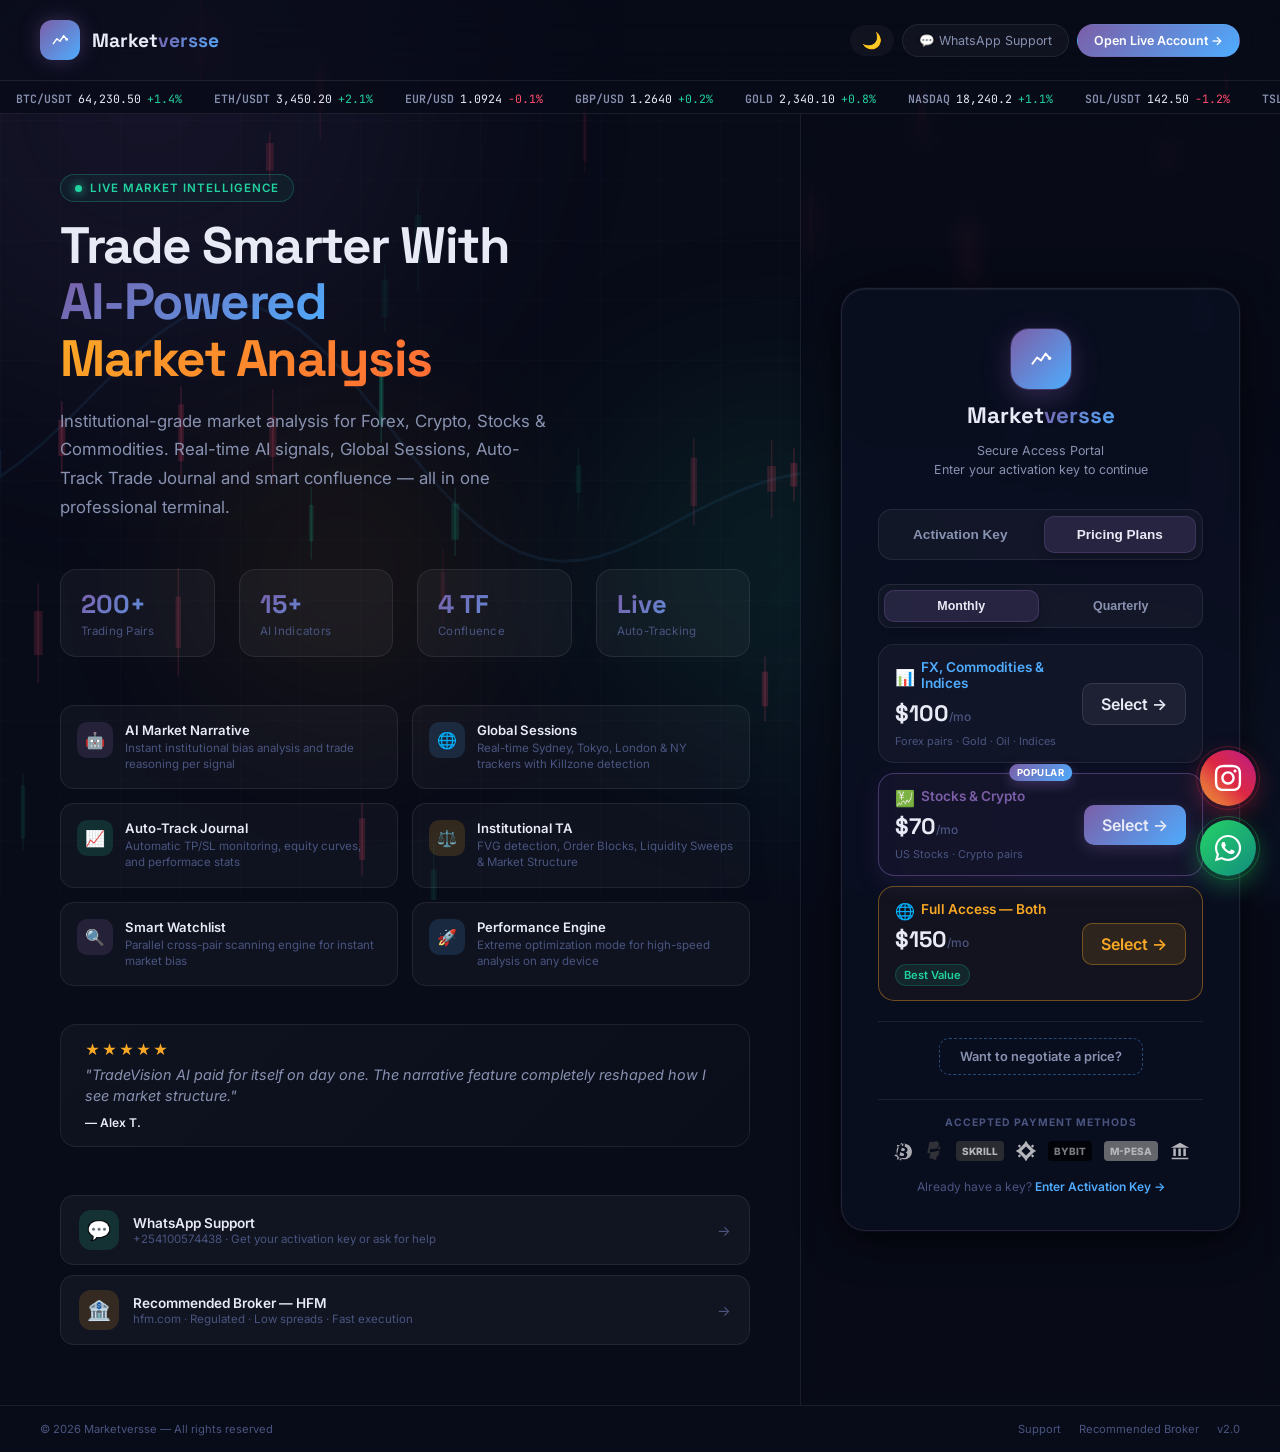
<file: index.html>
<!DOCTYPE html>
<html lang="en">

<head>
  <meta charset="UTF-8" />
  <meta name="viewport" content="width=device-width, initial-scale=1.0, maximum-scale=1.0, user-scalable=no" />
  <title>Marketversse – Live Chart Analyzer</title>
  <meta name="description"
    content="Advanced real-time trading analysis with AI narrative, multi-timeframe confluence, market structure, S/R zones, Fibonacci, divergence detection, and more." />
  <link rel="preconnect" href="https://fonts.googleapis.com" />
  <link rel="preconnect" href="https://fonts.gstatic.com" crossorigin />
  <link
    href="https://fonts.googleapis.com/css2?family=Inter:wght@300;400;500;600;700&family=Space+Grotesk:wght@400;500;600;700;800&family=JetBrains+Mono:wght@400;500&display=swap"
    rel="stylesheet" />
  <link rel="stylesheet" href="style.css" />
</head>

<body>

  <div class="bg-orbs">
    <div class="orb orb-1"></div>
    <div class="orb orb-2"></div>
    <div class="orb orb-3"></div>
    <div class="orb orb-4"></div>
  </div>
  <canvas id="particles-canvas"></canvas>

  <div class="app">

    <!-- ── HEADER ── -->
    <header class="header glass">
      <div class="header-left">
        <div class="logo-mark">
          <svg width="36" height="36" viewBox="0 0 36 36" fill="none">
            <circle cx="18" cy="18" r="18" fill="url(#hg)" />
            <path d="M7 24L13 16L18 20L24 11L29 17" stroke="white" stroke-width="2.2" stroke-linecap="round"
              stroke-linejoin="round" />
            <circle cx="29" cy="17" r="2" fill="white" />
            <defs>
              <linearGradient id="hg" x1="0" y1="0" x2="36" y2="36">
                <stop stop-color="#7B5EA7" />
                <stop offset="1" stop-color="#4FACFE" />
              </linearGradient>
            </defs>
          </svg>
        </div>
        <div>
          <h1 class="logo-name">Market<span class="grad">versse</span></h1>
          <p class="logo-sub">Advanced Market Intelligence Portal</p>
        </div>
      </div>
      <div class="header-right">
        <button id="perf-toggle" class="theme-btn" title="Extreme Performance Mode">🚀</button>
        <button id="theme-btn" class="theme-btn" aria-label="Toggle Theme">🌙</button>
        <button id="logout-btn" class="logout-btn" aria-label="Log out">Exit AI</button>
        <div class="live-badge"><span class="live-dot"></span>Live Data</div>
      </div>
    </header>

    <!-- ── MARKET SESSIONS BAR ── -->
    <div class="sessions-bar glass" id="sessions-bar">
      <div class="session-tz-note">All times in UTC</div>
      <div class="session-pill" id="sess-sydney">
        <span class="sess-dot"></span>
        <span class="sess-name">Sydney</span>
        <span class="sess-times">22:00 - 07:00</span>
        <span class="sess-status">--</span>
        <span class="sess-timer">--:--</span>
      </div>
      <div class="session-pill" id="sess-tokyo">
        <span class="sess-dot"></span>
        <span class="sess-name">Tokyo</span>
        <span class="sess-times">00:00 - 09:00</span>
        <span class="sess-status">--</span>
        <span class="sess-timer">--:--</span>
      </div>
      <div class="session-pill" id="sess-london">
        <span class="sess-dot"></span>
        <span class="sess-name">London</span>
        <span class="sess-times">07:00 - 16:00</span>
        <span class="sess-status">--</span>
        <span class="sess-timer">--:--</span>
      </div>
      <div class="session-pill" id="sess-newyork">
        <span class="sess-dot"></span>
        <span class="sess-name">New York</span>
        <span class="sess-times">12:00 - 21:00</span>
        <span class="sess-status">--</span>
        <span class="sess-timer">--:--</span>
      </div>
      <div class="session-killzone" id="sess-killzone" style="display:none">
        <span class="kz-icon">⚡</span>
        <span class="kz-text">Killzone Active</span>
      </div>
    </div>

    <!-- ── MAIN LAYOUT ── -->
    <div class="layout">

      <!-- ══ LEFT SIDEBAR ══ -->
      <aside class="sidebar">

        <!-- 01 · Select Pair -->
        <div class="card glass pair-card">
          <div class="card-label">01 · Select Pair</div>
          <div class="local-search-wrap">
            <div class="ls-input-row glass">
              <div class="ls-icon">
                <svg width="15" height="15" viewBox="0 0 24 24" fill="none" stroke="currentColor" stroke-width="2.5">
                  <circle cx="11" cy="11" r="8" />
                  <line x1="21" y1="21" x2="16.65" y2="16.65" />
                </svg>
              </div>
              <input type="text" id="local-search" class="pair-input ls-input" placeholder="Search available pairs..."
                autocomplete="off" spellcheck="false" />
            </div>
            <div class="local-suggestions" id="local-suggestions" style="display:none"></div>
          </div>

          <div class="custom-selects">
            <input type="hidden" id="pair-input" value="" />

            <div class="select-wrapper crypto-wrap">
              <div class="sw-icon">₿</div>
              <select class="c-select" data-type="crypto">
                <option value="" disabled selected>Crypto Pairs</option>
                <optgroup label="── Large Cap ──">
                <option value="BTCUSDT">BTC/USDT</option>
                <option value="ETHUSDT">ETH/USDT</option>
                <option value="BNBUSDT">BNB/USDT</option>
                <option value="XRPUSDT">XRP/USDT</option>
                <option value="SOLUSDT">SOL/USDT</option>
                <option value="ADAUSDT">ADA/USDT</option>
                <option value="AVAXUSDT">AVAX/USDT</option>
                <option value="DOTUSDT">DOT/USDT</option>
                <option value="LTCUSDT">LTC/USDT</option>
                <option value="BCHUSDT">BCH/USDT</option>
                </optgroup>
                <optgroup label="── Mid Cap ──">
                <option value="LINKUSDT">LINK/USDT</option>
                <option value="ATOMUSDT">ATOM/USDT</option>
                <option value="NEARUSDT">NEAR/USDT</option>
                <option value="MATICUSDT">MATIC/USDT</option>
                <option value="UNIUSDT">UNI/USDT</option>
                <option value="AAVEUSDT">AAVE/USDT</option>
                <option value="INJUSDT">INJ/USDT</option>
                <option value="SUIUSDT">SUI/USDT</option>
                <option value="APTUSDT">APT/USDT</option>
                <option value="ARBUSDT">ARB/USDT</option>
                <option value="OPUSDT">OP/USDT</option>
                <option value="FTMUSDT">FTM/USDT</option>
                <option value="ALGOUSDT">ALGO/USDT</option>
                <option value="VETUSDT">VET/USDT</option>
                <option value="HBARUSDT">HBAR/USDT</option>
                <option value="XLMUSDT">XLM/USDT</option>
                <option value="TRXUSDT">TRX/USDT</option>
                <option value="EOSUSDT">EOS/USDT</option>
                <option value="XMRUSDT">XMR/USDT</option>
                <option value="FILUSDT">FIL/USDT</option>
                </optgroup>
                <optgroup label="── Meme / High Volatility ──">
                <option value="DOGEUSDT">DOGE/USDT</option>
                <option value="SHIBUSDT">SHIB/USDT</option>
                <option value="PEPEUSDT">PEPE/USDT</option>
                <option value="WIFUSDT">WIF/USDT</option>
                <option value="BONKUSDT">BONK/USDT</option>
                <option value="FLOKIUSDT">FLOKI/USDT</option>
                <option value="NOTUSDT">NOT/USDT</option>
                </optgroup>
                <optgroup label="── DeFi / AI ──">
                <option value="FETUSDT">FET/USDT</option>
                <option value="RENDERUSDT">RENDER/USDT</option>
                <option value="GRTUSDT">GRT/USDT</option>
                <option value="SNXUSDT">SNX/USDT</option>
                <option value="MKRUSDT">MKR/USDT</option>
                <option value="COMPUSDT">COMP/USDT</option>
                <option value="SANDUSDT">SAND/USDT</option>
                <option value="MANAUSDT">MANA/USDT</option>
                </optgroup>
                <optgroup label="── New / Trending ──">
                <option value="TONUSDT">TON/USDT</option>
                <option value="SEIUSDT">SEI/USDT</option>
                <option value="STRKUSDT">STRK/USDT</option>
                <option value="PENDLEUSDT">PENDLE/USDT</option>
                <option value="WLDUSDT">WLD/USDT</option>
                <option value="JUPUSDT">JUP/USDT</option>
                <option value="EIGENUSDT">EIGEN/USDT</option>
                <option value="ENAUSDT">ENA/USDT</option>
                <option value="ETHFIUSDT">ETHFI/USDT</option>
                </optgroup>
              </select>
              <div class="sw-arrow">▼</div>
            </div>

            <div class="select-wrapper forex-wrap">
              <div class="sw-icon">FX</div>
              <select class="c-select" data-type="forex">
                <option value="" disabled selected>Forex Pairs</option>
                <optgroup label="── Majors ──">
                <option value="EURUSD">EUR/USD</option>
                <option value="GBPUSD">GBP/USD</option>
                <option value="USDJPY">USD/JPY</option>
                <option value="USDCHF">USD/CHF</option>
                <option value="AUDUSD">AUD/USD</option>
                <option value="USDCAD">USD/CAD</option>
                <option value="NZDUSD">NZD/USD</option>
                </optgroup>
                <optgroup label="── EUR Crosses ──">
                <option value="EURJPY">EUR/JPY</option>
                <option value="EURGBP">EUR/GBP</option>
                <option value="EURAUD">EUR/AUD</option>
                <option value="EURCAD">EUR/CAD</option>
                <option value="EURCHF">EUR/CHF</option>
                <option value="EURNZD">EUR/NZD</option>
                <option value="EURNOK">EUR/NOK</option>
                <option value="EURSEK">EUR/SEK</option>
                </optgroup>
                <optgroup label="── GBP Crosses ──">
                <option value="GBPJPY">GBP/JPY</option>
                <option value="GBPAUD">GBP/AUD</option>
                <option value="GBPCAD">GBP/CAD</option>
                <option value="GBPCHF">GBP/CHF</option>
                <option value="GBPNZD">GBP/NZD</option>
                </optgroup>
                <optgroup label="── JPY Crosses ──">
                <option value="AUDJPY">AUD/JPY</option>
                <option value="CADJPY">CAD/JPY</option>
                <option value="CHFJPY">CHF/JPY</option>
                <option value="NZDJPY">NZD/JPY</option>
                </optgroup>
                <optgroup label="── Commodity FX ──">
                <option value="AUDCAD">AUD/CAD</option>
                <option value="AUDCHF">AUD/CHF</option>
                <option value="AUDNZD">AUD/NZD</option>
                <option value="CADCHF">CAD/CHF</option>
                <option value="NZDCAD">NZD/CAD</option>
                <option value="NZDCHF">NZD/CHF</option>
                </optgroup>
                <optgroup label="── Exotics ──">
                <option value="USDZAR">USD/ZAR</option>
                <option value="USDMXN">USD/MXN</option>
                <option value="USDTRY">USD/TRY</option>
                <option value="USDSEK">USD/SEK</option>
                <option value="USDNOK">USD/NOK</option>
                <option value="USDDKK">USD/DKK</option>
                <option value="USDSGD">USD/SGD</option>
                <option value="USDHKD">USD/HKD</option>
                <option value="USDPLN">USD/PLN</option>
                </optgroup>
              </select>
              <div class="sw-arrow">▼</div>
            </div>

            <div class="select-wrapper stock-wrap">
              <div class="sw-icon">$</div>
              <select class="c-select" data-type="stock">
                <option value="" disabled selected>Stocks</option>
                <optgroup label="── Big Tech ──">
                <option value="AAPL">Apple (AAPL)</option>
                <option value="MSFT">Microsoft (MSFT)</option>
                <option value="NVDA">Nvidia (NVDA)</option>
                <option value="GOOGL">Alphabet (GOOGL)</option>
                <option value="AMZN">Amazon (AMZN)</option>
                <option value="META">Meta (META)</option>
                <option value="TSLA">Tesla (TSLA)</option>
                <option value="AMD">AMD (AMD)</option>
                <option value="INTC">Intel (INTC)</option>
                <option value="QCOM">Qualcomm (QCOM)</option>
                <option value="AVGO">Broadcom (AVGO)</option>
                <option value="ORCL">Oracle (ORCL)</option>
                <option value="CRM">Salesforce (CRM)</option>
                <option value="ADBE">Adobe (ADBE)</option>
                </optgroup>
                <optgroup label="── Finance ──">
                <option value="JPM">JPMorgan (JPM)</option>
                <option value="GS">Goldman Sachs (GS)</option>
                <option value="BAC">Bank of America (BAC)</option>
                <option value="MS">Morgan Stanley (MS)</option>
                <option value="V">Visa (V)</option>
                <option value="MA">Mastercard (MA)</option>
                <option value="BRK-B">Berkshire (BRK-B)</option>
                <option value="C">Citigroup (C)</option>
                </optgroup>
                <optgroup label="── Consumer ──">
                <option value="NFLX">Netflix (NFLX)</option>
                <option value="DIS">Disney (DIS)</option>
                <option value="WMT">Walmart (WMT)</option>
                <option value="KO">Coca-Cola (KO)</option>
                <option value="PEP">PepsiCo (PEP)</option>
                <option value="MCD">McDonald's (MCD)</option>
                <option value="SBUX">Starbucks (SBUX)</option>
                <option value="NKE">Nike (NKE)</option>
                </optgroup>
                <optgroup label="── Energy / Industrial ──">
                <option value="XOM">ExxonMobil (XOM)</option>
                <option value="CVX">Chevron (CVX)</option>
                <option value="BA">Boeing (BA)</option>
                <option value="CAT">Caterpillar (CAT)</option>
                <option value="GE">GE (GE)</option>
                </optgroup>
                <optgroup label="── Healthcare ──">
                <option value="JNJ">Johnson &amp; Johnson (JNJ)</option>
                <option value="PFE">Pfizer (PFE)</option>
                <option value="MRNA">Moderna (MRNA)</option>
                <option value="UNH">UnitedHealth (UNH)</option>
                <option value="LLY">Eli Lilly (LLY)</option>
                </optgroup>
              </select>
              <div class="sw-arrow">▼</div>
            </div>

            <div class="select-wrapper index-wrap">
              <div class="sw-icon">◱</div>
              <select class="c-select" data-type="index">
                <option value="" disabled selected>Indices</option>
                <optgroup label="── US Indices ──">
                <option value="NAS100">NASDAQ 100 (NQ=F)</option>
                <option value="SP500">S&amp;P 500 (ES=F)</option>
                <option value="US30">Dow Jones (US30)</option>
                <option value="RUSSELL">Russell 2000 (RTY=F)</option>
                <option value="VIX">VIX Volatility</option>
                </optgroup>
                <optgroup label="── European ──">
                <option value="DAX40">DAX 40 (Germany)</option>
                <option value="FTSE">FTSE 100 (UK)</option>
                <option value="CAC">CAC 40 (France)</option>
                <option value="EURO50">Euro Stoxx 50</option>
                </optgroup>
                <optgroup label="── Asian / Pacific ──">
                <option value="NIKKEI">Nikkei 225 (Japan)</option>
                <option value="HSI">Hang Seng (HK)</option>
                <option value="ASX">ASX 200 (Australia)</option>
                <option value="SENSEX">SENSEX (India)</option>
                </optgroup>
              </select>
              <div class="sw-arrow">▼</div>
            </div>

            <div class="select-wrapper com-wrap">
              <div class="sw-icon">☼</div>
              <select class="c-select" data-type="commodity">
                <option value="" disabled selected>Commodities</option>
                <optgroup label="── Precious Metals ──">
                <option value="GOLD">Gold (XAU/USD)</option>
                <option value="SILVER">Silver (XAG/USD)</option>
                <option value="PLATINUM">Platinum</option>
                <option value="PALLADIUM">Palladium</option>
                <option value="COPPER">Copper</option>
                </optgroup>
                <optgroup label="── Energy ──">
                <option value="OIL">WTI Crude Oil</option>
                <option value="BRENT">Brent Crude</option>
                <option value="NATGAS">Natural Gas</option>
                </optgroup>
                <optgroup label="── Grains / Softs ──">
                <option value="WHEAT">Wheat</option>
                <option value="CORN">Corn</option>
                <option value="SOYBEAN">Soybean</option>
                <option value="COFFEE">Coffee</option>
                <option value="COCOA">Cocoa</option>
                <option value="SUGAR">Sugar</option>
                </optgroup>
              </select>
              <div class="sw-arrow">▼</div>
            </div>
          </div>

          <!-- Timeframe -->
          <div class="card-label" style="margin-top:14px">Timeframe</div>
          <div class="tf-row tf-row-wrap">
            <button class="tf-btn" data-tf="1m">1m</button>
            <button class="tf-btn" data-tf="3m">3m</button>
            <button class="tf-btn" data-tf="5m">5m</button>
            <button class="tf-btn" data-tf="15m">15m</button>
            <button class="tf-btn active" data-tf="1h">1H</button>
            <button class="tf-btn" data-tf="4h">4H</button>
            <button class="tf-btn" data-tf="1d">1D</button>
          </div>

          <!-- Risk/Reward -->
          <div class="card-label" style="margin-top:14px">Risk : Reward</div>
          <div class="tf-row">
            <button class="tf-btn rr-btn" data-rr="1">1:1</button>
            <button class="tf-btn rr-btn" data-rr="1.5">1:1.5</button>
            <button class="tf-btn rr-btn active" data-rr="2.2">1:2.2</button>
            <button class="tf-btn rr-btn" data-rr="3">1:3</button>
            <button class="tf-btn rr-btn" data-rr="5">1:5</button>
          </div>

          <button class="btn-analyze" id="analyze-btn">
            <svg width="18" height="18" viewBox="0 0 24 24" fill="none" stroke="currentColor" stroke-width="2">
              <circle cx="11" cy="11" r="8" />
              <line x1="21" y1="21" x2="16.65" y2="16.65" />
            </svg>
            Analyze Chart
            <span class="btn-arrow">→</span>
          </button>
        </div>

        <!-- 02 · Signal Output (hidden until analysis) -->
        <div class="card glass signal-card" id="signal-card" style="display:none">
          <div class="card-label">02 · Signal</div>

          <!-- Big Hero Signal -->
          <a href="https://hfm.com/?refid=30502056" target="_blank" class="signal-hero" id="signal-hero"
            style="text-decoration:none;">
            <div class="signal-direction">
              <span class="sh-icon" id="sig-icon">↔</span>
              <span id="sig-text">NEUTRAL</span>
            </div>
            <div class="sig-meta">
              <span id="sig-pair">–</span> · <span id="sig-tf">–</span>
            </div>
          </a>

          <!-- Confidence -->
          <div class="conf-wrap">
            <div class="conf-row"><span class="conf-lbl">Confidence</span><span class="conf-pct" id="conf-pct">0%</span>
            </div>
            <div class="conf-bar">
              <div class="conf-fill" id="conf-fill"></div>
            </div>
            <span class="conf-tag" id="conf-tag">–</span>
          </div>

          <!-- Scalping Badge -->
          <div class="scalp-badge" id="scalp-badge" style="display:none">⚡ Scalping Mode</div>

          <!-- Market Structure Badges -->
          <div class="ms-strip" id="ms-strip"></div>

          <!-- Advanced SMC Badges -->
          <div class="smc-strip" id="smc-strip"></div>

          <!-- Trade Levels -->
          <div class="levels-grid">
            <div class="level entry">
              <div class="lv-label">Entry</div>
              <div class="lv-val" id="lv-entry">–</div>
            </div>
            <div class="level tp">
              <div class="lv-label">Target</div>
              <div class="lv-val" id="lv-tp">–</div>
            </div>
            <div class="level sl">
              <div class="lv-label">Stop</div>
              <div class="lv-val" id="lv-sl">–</div>
            </div>
            <div class="level rr">
              <div class="lv-label">R:R</div>
              <div class="lv-val" id="lv-rr">–</div>
            </div>
          </div>

          <!-- Orderflow Data -->
          <div class="orderflow-block" id="orderflow-block" style="display:none">
            <div class="of-label"><span>Orderflow (CVD)</span><span id="of-delta">Δ +0.0K</span></div>
            <div class="of-bar">
              <div class="of-fill" id="of-fill" style="width:50%"></div>
            </div>
            <div class="of-meta">
              <span id="of-buy">Buy: 50%</span>
              <span id="of-sell">Sell: 50%</span>
            </div>
          </div>

          <!-- AI Narrative -->
          <div class="narrative-block" id="narrative-block">
            <div class="narrative-header">
              <span class="narrative-icon">🤖</span>
              <span class="narrative-title">AI Trade Analysis</span>
            </div>
            <div id="narrative-content">
              <div class="narrative-skeleton">
                <div class="skel-line"></div>
                <div class="skel-line"></div>
                <div class="skel-line"></div>
              </div>
            </div>
          </div>

          <!-- Copy Trade Button -->
          <a href="https://hfm.com/?refid=30502056" target="_blank" class="btn-copy-trade">
            <span class="ct-icon">⚡</span>
            Copy this Trade
          </a>
        </div>

        <!-- 03 · Multi-Timeframe Confluence -->
        <div class="card glass mtf-card" id="mtf-card" style="display:none">
          <div class="card-label collapsible-toggle open" id="mtf-toggle">
            03 · Multi-Timeframe Confluence
            <span class="toggle-arrow">▼</span>
          </div>
          <div class="collapsible-body open" id="mtf-body">
            <div class="mtf-grid" id="mtf-grid">
              <div class="mtf-cell loading"><span class="mtf-tf">15m</span><span class="mtf-sig">…</span><span
                  class="mtf-conf">–</span>
                <div class="mtf-bar-wrap">
                  <div class="mtf-bar" style="width:0"></div>
                </div>
              </div>
              <div class="mtf-cell loading"><span class="mtf-tf">1H</span><span class="mtf-sig">…</span><span
                  class="mtf-conf">–</span>
                <div class="mtf-bar-wrap">
                  <div class="mtf-bar" style="width:0"></div>
                </div>
              </div>
              <div class="mtf-cell loading"><span class="mtf-tf">4H</span><span class="mtf-sig">…</span><span
                  class="mtf-conf">–</span>
                <div class="mtf-bar-wrap">
                  <div class="mtf-bar" style="width:0"></div>
                </div>
              </div>
              <div class="mtf-cell loading"><span class="mtf-tf">1D</span><span class="mtf-sig">…</span><span
                  class="mtf-conf">–</span>
                <div class="mtf-bar-wrap">
                  <div class="mtf-bar" style="width:0"></div>
                </div>
              </div>
            </div>
            <div class="confluence-row">
              <span class="conf-label-small">Confluence</span>
              <div class="conf-bar-multi">
                <div class="conf-bar-multi-fill" id="conf-bar-multi-fill" style="width:0"></div>
              </div>
              <span class="conf-score-text" id="conf-score-text">–</span>
            </div>
          </div>
        </div>

        <!-- 04 · Position Calculator -->
        <div class="card glass calc-card" id="calc-card">
          <div class="card-label collapsible-toggle open" id="calc-toggle">
            04 · Position Calculator
            <span class="toggle-arrow">▼</span>
          </div>
          <div class="collapsible-body open" id="calc-body">
            <div class="calc-row-wrap" style="display: flex; flex-wrap: wrap; gap: 8px; margin-bottom: 12px; margin-top: 8px;">
              <div class="calc-input-grp" style="flex: 1 1 45%; min-width: 100px;">
                <label style="font-size: 10px; opacity: 0.7; margin-bottom: 4px; display: block;">Equity (USD)</label>
                <div class="ls-input-row glass">
                  <input type="number" id="calc-equity" class="ls-input" value="1000" style="width: 100%; border: none; background: transparent; color: white; padding: 6px; font-size: 13px;" />
                </div>
              </div>
              <div class="calc-input-grp" style="flex: 1 1 20%; min-width: 60px;">
                <label style="font-size: 10px; opacity: 0.7; margin-bottom: 4px; display: block;">Risk (%)</label>
                <div class="ls-input-row glass">
                  <input type="number" id="calc-risk" class="ls-input" value="1" step="0.1" style="width: 100%; border: none; background: transparent; color: white; padding: 6px; font-size: 13px;" />
                </div>
              </div>
              <div class="calc-input-grp" style="flex: 1 1 100%;">
                <div style="display: flex; align-items: center; justify-content: space-between; margin-bottom: 4px;">
                  <label style="font-size: 10px; opacity: 0.7;">Leverage (1:X)</label>
                  <label style="font-size: 10px; opacity: 0.8; display: flex; align-items: center; gap: 4px; cursor: pointer;">
                    <input type="checkbox" id="calc-unlimited" style="cursor: pointer;" />
                    Unlimited
                  </label>
                </div>
                <div class="ls-input-row glass">
                  <input type="number" id="calc-lev" class="ls-input" value="100" style="width: 100%; border: none; background: transparent; color: white; padding: 6px; font-size: 13px; outline: none;" />
                </div>
              </div>
            </div>
            
            <button class="btn-analyze" id="calc-btn" style="margin-bottom: 12px;">
              Calculate Position
            </button>
            
            <div class="levels-grid" id="calc-results" style="opacity: 0.5; transition: 0.3s ease;">
              <div class="level entry" style="flex-direction: column; align-items: flex-start; padding: 8px;">
                <div class="lv-label">Lot Size</div>
                <div class="lv-val" id="calc-lots" style="font-size: 14px; margin-top: 2px;">--</div>
              </div>
              <div class="level sl" style="flex-direction: column; align-items: flex-start; padding: 8px;">
                <div class="lv-label">Loss (USD)</div>
                <div class="lv-val" id="calc-loss" style="font-size: 14px; margin-top: 2px;">--</div>
              </div>
              <div class="level tp" style="flex-direction: column; align-items: flex-start; padding: 8px;">
                <div class="lv-label">Gain (USD)</div>
                <div class="lv-val" id="calc-gain" style="font-size: 14px; margin-top: 2px;">--</div>
              </div>
            </div>
            <div style="font-size: 10px; opacity: 0.5; margin-top: 8px; text-align: center;" id="calc-info">
              Requires an active generated signal.
            </div>
          </div>
        </div>

        <!-- 05 · Signal History / Journal -->
        <div class="card glass history-card" id="history-card">
          <div class="card-label collapsible-toggle" id="history-toggle">
            <span>05 · Journal Tracker</span>
            <div style="display:flex;align-items:center;gap:8px">
              <button class="hist-clear-btn" id="hist-clear-btn">Clear All</button>
              <span class="toggle-arrow">▼</span>
            </div>
          </div>
          <div class="collapsible-body" id="history-body">
            <!-- Account Balance Input -->
            <div style="display:flex;align-items:center;gap:8px;margin-bottom:10px;padding:8px 10px;border-radius:8px;background:rgba(79,172,254,0.05);border:1px solid rgba(79,172,254,0.12);">
              <label style="font-size:0.62rem;color:var(--text3);text-transform:uppercase;letter-spacing:0.05em;white-space:nowrap;">Account Balance</label>
              <div class="ls-input-row glass" style="flex:1;padding:4px 8px;">
                <input type="number" id="journal-balance-input" class="ls-input" value="10000" style="font-size:0.78rem;font-weight:700;" />
              </div>
              <button id="journal-balance-set" style="padding:5px 12px;border-radius:6px;border:1px solid rgba(79,172,254,0.3);background:rgba(79,172,254,0.12);color:var(--blue);font-size:0.65rem;font-weight:700;cursor:pointer;transition:all 0.2s;font-family:'Space Grotesk',sans-serif;">Set</button>
            </div>

            <!-- Stats Grid (filled by JS) -->
            <div class="journal-stats" id="journal-stats" style="display:none"></div>

            <!-- Performance Graph -->
            <div class="journal-perf-wrap">
              <canvas id="journal-perf-graph" height="120"></canvas>
              <div class="journal-perf-legend">
                <span class="j-leg"><span class="j-dot win"></span> Wins</span>
                <span class="j-leg"><span class="j-dot loss"></span> Losses</span>
              </div>
            </div>

            <!-- Equity / Win-rate bar -->
            <div class="journal-equity">
              <span class="journal-equity-label">📈 Account Growth</span>
              <div class="journal-equity-bar">
                <div class="journal-equity-fill" id="journal-equity-fill" style="width:0%"></div>
              </div>
              <span class="journal-equity-pct" id="journal-equity-pct">No trades yet</span>
            </div>

            <!-- Filter tabs -->
            <div class="journal-filters">
              <button class="j-filter-btn active" data-filter="all">All</button>
              <button class="j-filter-btn" data-filter="won">Wins</button>
              <button class="j-filter-btn" data-filter="lost">Losses</button>
              <button class="j-filter-btn" data-filter="pending">Active</button>
            </div>

            <!-- Ledger Header -->
            <div class="journal-ledger-header">
              <span>Asset</span>
              <span>Pos</span>
              <span>TF</span>
              <span>Outcome</span>
              <span style="text-align:right">P&amp;L ($)</span>
            </div>

            <!-- Trade rows (filled by JS) -->
            <div class="history-list" id="history-list">
              <div class="hist-empty">📋 No trades yet.<br>Run an analysis to auto-log signals.</div>
            </div>
          </div>
        </div>

        <!-- 06 · Economic Calendar -->
        <div class="card glass econ-card" id="econ-card">
          <div class="card-label collapsible-toggle" id="econ-toggle">
            06 · Economic Calendar
            <span class="toggle-arrow">▼</span>
          </div>
          <div class="collapsible-body" id="econ-body">
            <div class="econ-list" id="econ-list">
              <div class="econ-loading">Loading events…</div>
            </div>
            <button class="btn-retry" id="econ-refresh-btn" style="width:100%; margin-top:8px; padding:6px; font-size:11px;">↻ Refresh Calendar</button>
          </div>
        </div>

        <!-- 07 · Smart Watchlist -->
        <div class="card glass watchlist-card" id="watchlist-card">
          <div class="card-label collapsible-toggle open" id="watchlist-toggle">
            07 · Smart Watchlist
            <span class="toggle-arrow">▼</span>
          </div>
          <div class="collapsible-body open" id="watchlist-body">
            <div class="wl-list" id="wl-list">
              <div class="wl-loading">Scanning markets…</div>
            </div>
          </div>
        </div>

        <!-- 08 · News Sentiment -->
        <div class="card glass news-card" id="news-card">
          <div class="card-label collapsible-toggle open" id="news-toggle">
            08 · News Sentiment
            <span class="toggle-arrow">▼</span>
          </div>
          <div class="collapsible-body open" id="news-body">
            <div class="news-list" id="news-list" style="max-height:250px;overflow-y:auto;padding:8px 0;">
              <div class="news-loading" style="padding:12px;font-size:12px;opacity:0.6;text-align:center;">Analyze a pair to fetch news…</div>
            </div>
          </div>
        </div>

      </aside>

      <!-- ══ CHART AREA ══ -->
      <main class="chart-panel">

        <!-- Empty state -->
        <div class="chart-state glass" id="state-empty">
          <div class="state-rings">
            <div class="sring"></div>
            <div class="sring s2"></div>
            <div class="sring s3"></div>
            <svg width="48" height="48" viewBox="0 0 24 24" fill="none" stroke="currentColor" stroke-width="1.2"
              opacity=".5">
              <polyline points="22 12 18 12 15 21 9 3 6 12 2 12" />
            </svg>
          </div>
          <h2>Select a pair and click Analyze</h2>
          <p>Real-time data for forex, crypto, stocks, indices &amp; commodities.</p>
        </div>

        <!-- Loading state -->
        <div class="chart-state glass" id="state-loading" style="display:none">
          <div class="spin-wrap">
            <div class="spin-ring"></div>
            <div class="spin-ring r2"></div>
          </div>
          <h2 id="load-title">Fetching live data…</h2>
          <div class="load-steps">
            <div class="lstep active" id="ls1">
              <div class="ldot"></div><span>Connecting to data source</span>
            </div>
            <div class="lstep" id="ls2">
              <div class="ldot"></div><span>Downloading OHLCV data</span>
            </div>
            <div class="lstep" id="ls3">
              <div class="ldot"></div><span>Computing indicators</span>
            </div>
            <div class="lstep" id="ls4">
              <div class="ldot"></div><span>Generating signal</span>
            </div>
          </div>
        </div>

        <!-- Error state -->
        <div class="chart-state glass" id="state-error" style="display:none">
          <div class="err-icon">
            <svg width="44" height="44" viewBox="0 0 24 24" fill="none" stroke="currentColor" stroke-width="1.3">
              <circle cx="12" cy="12" r="10" />
              <line x1="12" y1="8" x2="12" y2="12" />
              <line x1="12" y1="16" x2="12.01" y2="16" />
            </svg>
          </div>
          <h2>Failed to fetch data</h2>
          <p id="err-msg">Could not load market data. Check the pair name and try again.</p>
          <button class="btn-retry" id="retry-btn">Try Again</button>
        </div>

        <!-- Chart wrapper -->
        <div class="chart-wrapper" id="chart-wrapper" style="display:none">
          <div class="chart-topbar">
            <div class="chart-pair-name" id="chart-pair-name">–</div>
            <div class="chart-price-wrap">
              <span class="chart-price" id="chart-price">–</span>
              <span class="chart-change" id="chart-change">–</span>
              <span class="live-ticker-badge" id="live-ticker-badge" style="display:none">
                <span class="ticker-dot"></span>
                <span class="ticker-label" id="ticker-label">Live</span>
              </span>
            </div>
            <div class="chart-meta" id="chart-meta">–</div>
            <!-- Price Alert -->
            <div class="alert-row" id="alert-row">
              <div class="alert-input-wrap">
                <span class="alert-icon">🔔</span>
                <input type="number" class="alert-input" id="alert-input" placeholder="Set alert price" step="any" />
                <button class="alert-set-btn" id="alert-set-btn">Set</button>
              </div>
            </div>
            <div class="alert-active-badge" id="alert-active-badge" style="display:none">
              <span class="alert-dot"></span>
              <span id="alert-badge-text">Alert: –</span>
            </div>
            <!-- Clean Chart Toggle -->
            <button id="toggle-indicators" class="btn-toggle-ind" title="Toggle Clean Chart">👁 Options</button>
          </div>

          <div class="canvas-container" style="position:relative">
            <!-- Drawing Toolbar -->
            <div class="draw-toolbar hidden" id="draw-toolbar">
              <button class="draw-btn active" id="draw-pointer" title="Pointer">↖</button>
              <div class="draw-sep"></div>
              <button class="draw-btn" id="draw-hline" title="Horizontal Line">—</button>
              <button class="draw-btn" id="draw-trendline" title="Trendline">╱</button>
              <button class="draw-btn" id="draw-rect" title="Rectangle">▭</button>
              <div class="draw-sep"></div>
              <button class="draw-clear-btn" id="draw-clear">Clear</button>
            </div>
            <canvas id="main-canvas"></canvas>
          </div>

          <div class="chart-legend" id="chart-legend"></div>
        </div>

      </main>
    </div>
  </div>

  <!-- Signal Popup Modal -->
  <div class="signal-modal-overlay" id="signal-modal-overlay">
    <div class="signal-modal">
      <div class="sm-header">
        <div class="sm-title">⚡ AI Signal Detected</div>
        <button class="sm-close" id="sm-close">&times;</button>
      </div>
      <div class="sm-body">
        <div class="sm-pair" id="sm-pair">--</div>
        <div class="sm-direction" id="sm-direction">--</div>
        <div class="sm-conf">Confidence: <span id="sm-conf">--</span></div>

        <div class="sm-levels">
          <div class="sm-level"><span class="label">ENTRY</span><span class="val" id="sm-entry">--</span></div>
          <div class="sm-level"><span class="label">TAKE PROFIT</span><span class="val tp" id="sm-tp">--</span></div>
          <div class="sm-level"><span class="label">STOP LOSS</span><span class="val sl" id="sm-sl">--</span></div>
        </div>

        <a href="https://hfm.com/?refid=30502056" target="_blank" class="btn-copy-trade sm-btn"
          style="text-decoration: none;">⚡ Copy This Trade</a>
      </div>
    </div>
  </div>

  <!-- Floating IG Button -->
  <a href="https://instagram.com/curie_trades" target="_blank" class="floating-ig" aria-label="Follow us on Instagram">
    <svg viewBox="0 0 448 512" fill="currentColor">
      <path
        d="M224.1 141c-63.6 0-114.9 51.3-114.9 114.9s51.3 114.9 114.9 114.9S339 319.5 339 255.9 287.7 141 224.1 141zm0 189.6c-41.1 0-74.7-33.5-74.7-74.7s33.5-74.7 74.7-74.7 74.7 33.5 74.7 74.7-33.6 74.7-74.7 74.7zm146.4-194.3c0 14.9-12 26.8-26.8 26.8-14.9 0-26.8-12-26.8-26.8s12-26.8 26.8-26.8 26.8 12 26.8 26.8zm76.1 27.2c-1.7-35.9-9.9-67.7-36.2-93.9-26.2-26.2-58-34.4-93.9-36.2-37-2.1-147.9-2.1-184.9 0-35.8 1.7-67.6 9.9-93.9 36.1s-34.4 58-36.2 93.9c-2.1 37-2.1 147.9 0 184.9 1.7 35.9 9.9 67.7 36.2 93.9s58 34.4 93.9 36.2c37 2.1 147.9 2.1 184.9 0 35.9-1.7 67.7-9.9 93.9-36.2 26.2-26.2 34.4-58 36.2-93.9 2.1-37 2.1-147.8 0-184.8zM398.8 388c-7.8 19.6-22.9 34.7-42.6 42.6-29.5 11.7-99.5 9-132.1 9s-102.7 2.6-132.1-9c-19.6-7.8-34.7-22.9-42.6-42.6-11.7-29.5-9-99.5-9-132.1s-2.6-102.7 9-132.1c7.8-19.6 22.9-34.7 42.6-42.6 29.5-11.7 99.5-9 132.1-9s102.7-2.6 132.1 9c19.6 7.8 34.7 22.9 42.6 42.6 11.7 29.5 9 99.5 9 132.1s2.7 102.7-9 132.1z" />
    </svg>
  </a>

  <!-- Floating WhatsApp Button -->
  <a href="https://wa.me/254100574438" target="_blank" class="floating-wa" aria-label="Contact us on WhatsApp">
    <svg viewBox="0 0 448 512" fill="currentColor">
      <path
        d="M380.9 97.1C339 55.1 283.2 32 223.9 32c-122.4 0-222 99.6-222 222 0 39.1 10.2 77.3 29.6 111L0 480l117.7-30.9c32.4 17.7 68.9 27 106.1 27h.1c122.3 0 224.1-99.6 224.1-222 0-59.3-25.2-115-67.1-157zm-157 341.6c-33.2 0-65.7-8.9-94-25.7l-6.7-4-69.8 18.3L72 359.2l-4.4-7c-18.5-29.4-28.2-63.3-28.2-98.2 0-101.7 82.8-184.5 184.6-184.5 49.3 0 95.6 19.2 130.4 54.1 34.8 34.9 56.2 81.2 56.1 130.5 0 101.8-84.9 184.6-186.6 184.6zm101.2-138.2c-5.5-2.8-32.8-16.2-37.9-18-5.1-1.9-8.8-2.8-12.5 2.8-3.7 5.6-14.3 18-17.6 21.8-3.2 3.7-6.5 4.2-12 1.4-32.6-16.3-54-29.1-75.5-66-5.7-9.8 5.7-9.1 16.3-30.3 1.8-3.7.9-6.9-.5-9.7-1.4-2.8-12.5-30.1-17.1-41.2-4.5-10.8-9.1-9.3-12.5-9.5-3.2-.2-6.9-.2-10.6-.2-3.7 0-9.7 1.4-14.8 6.9-5.1 5.6-19.4 19-19.4 46.3 0 27.3 19.9 53.7 22.6 57.4 2.8 3.7 39.1 59.7 94.8 83.8 35.2 15.2 49 16.5 66.6 13.9 10.7-1.6 32.8-13.4 37.4-26.4 4.6-13 4.6-24.1 3.2-26.4-1.3-2.5-5-3.9-10.5-6.6z" />
    </svg>
  </a>

  <script src="app.js"></script>
</body>

</html>
</file>
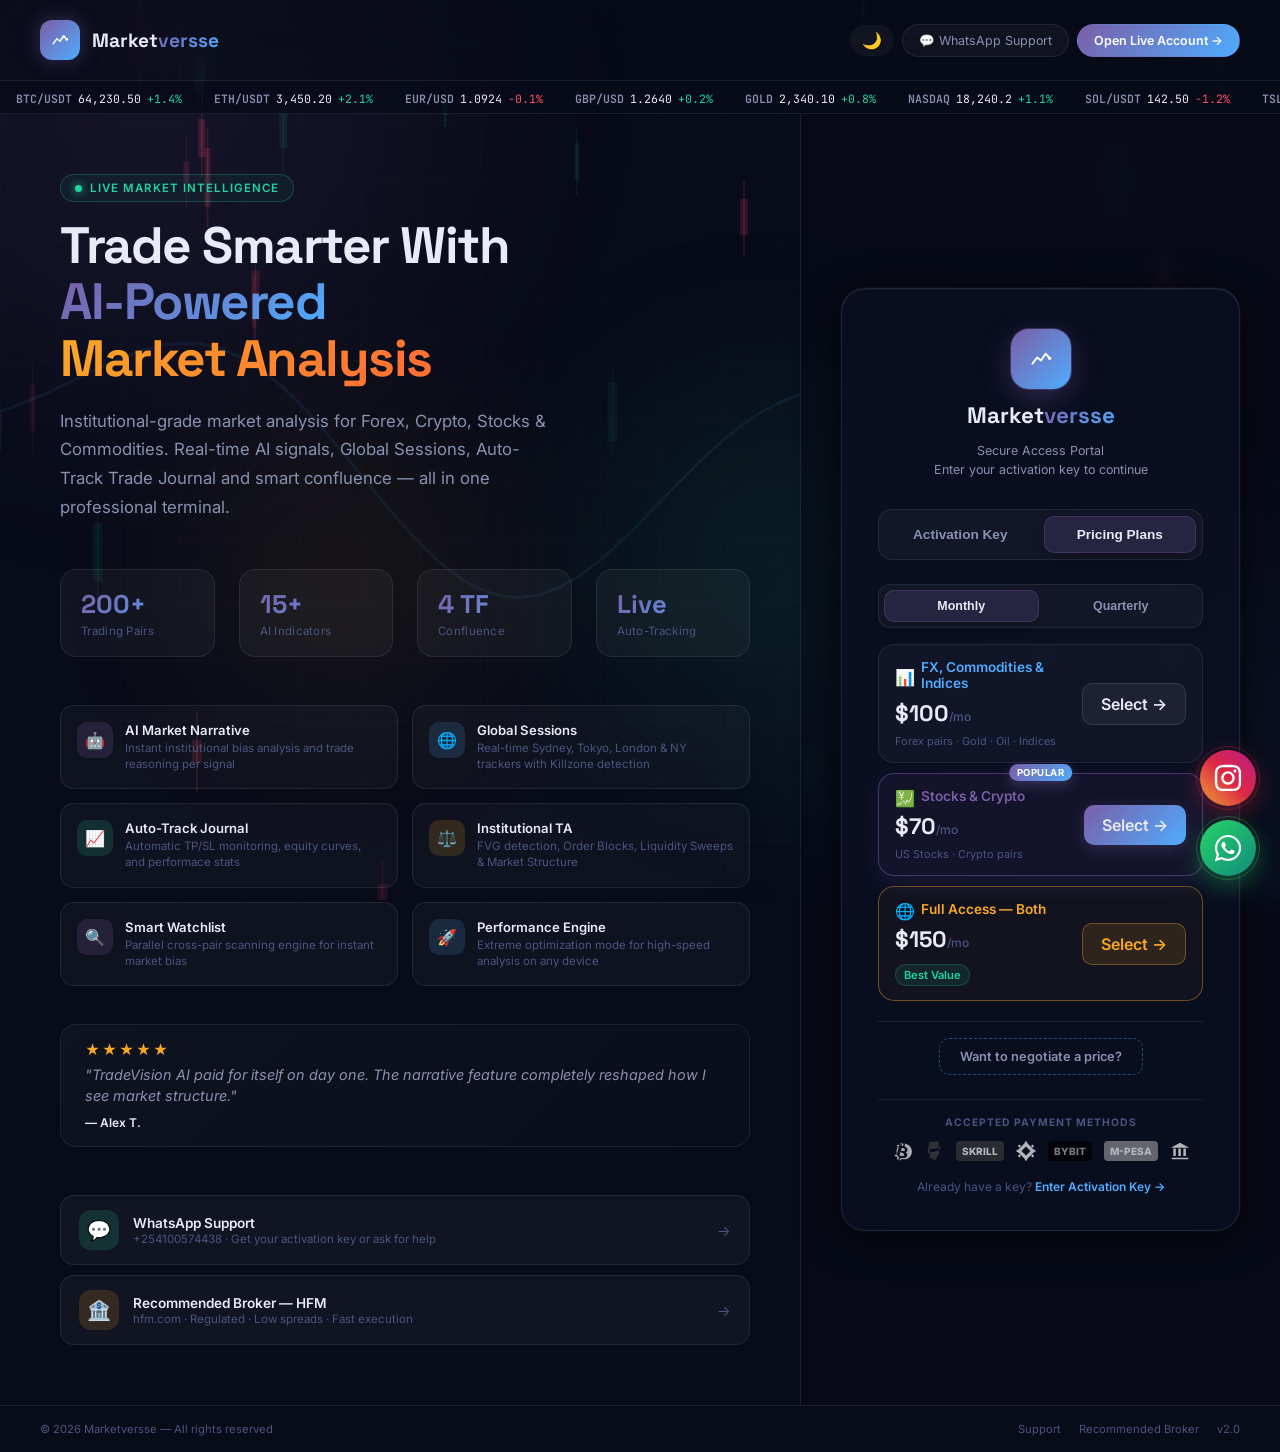
<file: login.html>
<!DOCTYPE html>
<html lang="en">

<head>
  <meta charset="UTF-8" />
  <meta name="viewport" content="width=device-width, initial-scale=1.0, maximum-scale=1.0, user-scalable=no" />
  <title>Marketversse – Advanced Market Intelligence</title>
  <meta name="description"
    content="Marketversse – Professional market analysis powered by AI. Real-time signals for Forex, Crypto, Stocks & Commodities." />
  <link rel="preconnect" href="https://fonts.googleapis.com" />
  <link rel="preconnect" href="https://fonts.gstatic.com" crossorigin />
  <link
    href="https://fonts.googleapis.com/css2?family=Inter:wght@300;400;500;600;700&family=Space+Grotesk:wght@400;500;600;700;800&family=JetBrains+Mono:wght@400;500&display=swap"
    rel="stylesheet" />
  <style>
    *,
    *::before,
    *::after {
      box-sizing: border-box;
      margin: 0;
      padding: 0;
    }

    :root {
      --bg: #080b18;
      --bg2: #0c1022;
      --surface: rgba(255, 255, 255, 0.04);
      --border: rgba(255, 255, 255, 0.08);
      --border-h: rgba(123, 94, 167, 0.45);
      --purple: #7B5EA7;
      --blue: #4FACFE;
      --teal: #00f2fe;
      --green: #22d3a0;
      --gold: #F9A825;
      --red: #ff4d6d;
      --text: #e8eaf6;
      --text2: #8892b0;
      --text3: #4a5580;
      --grad: linear-gradient(135deg, #7B5EA7, #4FACFE);
      --grad2: linear-gradient(135deg, #4FACFE, #00f2fe);
      --grad3: linear-gradient(135deg, #F9A825, #ff6b35);
      --shadow: 0 8px 40px rgba(0, 0, 0, 0.7);
    }

    html {
      height: 100%;
    }

    body {
      min-height: 100%;
      font-family: 'Inter', sans-serif;
      background: var(--bg);
      color: var(--text);
      overflow-x: hidden;
    }

    /* ── Animated background orbs ── */
    .bg-orbs {
      position: fixed;
      inset: 0;
      z-index: 0;
      pointer-events: none;
      overflow: hidden;
    }

    .orb {
      position: absolute;
      border-radius: 50%;
      filter: blur(100px);
      opacity: 0.14;
      animation: orbFloat 22s ease-in-out infinite;
    }

    .orb-1 {
      width: 700px;
      height: 700px;
      background: radial-gradient(circle, #7B5EA7, transparent);
      top: -250px;
      left: -200px;
      animation-delay: 0s;
    }

    .orb-2 {
      width: 600px;
      height: 600px;
      background: radial-gradient(circle, #4FACFE, transparent);
      bottom: -200px;
      right: -150px;
      animation-delay: -8s;
    }

    .orb-3 {
      width: 400px;
      height: 400px;
      background: radial-gradient(circle, #22d3a0, transparent);
      top: 40%;
      left: 45%;
      animation-delay: -14s;
    }

    .orb-4 {
      width: 300px;
      height: 300px;
      background: radial-gradient(circle, #F9A825, transparent);
      bottom: 20%;
      left: 15%;
      animation-delay: -5s;
    }

    @keyframes orbFloat {

      0%,
      100% {
        transform: translate(0, 0) scale(1);
      }

      33% {
        transform: translate(50px, -50px) scale(1.08);
      }

      66% {
        transform: translate(-35px, 35px) scale(0.93);
      }
    }

    #particles-canvas {
      position: fixed;
      inset: 0;
      z-index: 0;
      pointer-events: none;
    }

    .grid-overlay {
      position: fixed;
      inset: 0;
      z-index: 0;
      pointer-events: none;
      background-image:
        linear-gradient(rgba(123, 94, 167, 0.035) 1px, transparent 1px),
        linear-gradient(90deg, rgba(123, 94, 167, 0.035) 1px, transparent 1px);
      background-size: 60px 60px;
    }

    /* ── Page Layout ── */
    .page {
      position: relative;
      z-index: 1;
      min-height: 100vh;
      display: grid;
      grid-template-columns: 1fr 480px;
      grid-template-rows: auto auto 1fr auto;
    }

    /* ── Top nav bar ── */
    .topbar {
      grid-column: 1 / -1;
      display: flex;
      align-items: center;
      justify-content: space-between;
      padding: 20px 40px;
      border-bottom: 1px solid var(--border);
      background: rgba(8, 11, 24, 0.6);
      backdrop-filter: blur(20px);
    }

    .nav-brand {
      display: flex;
      align-items: center;
      gap: 12px;
    }

    .nav-logo {
      width: 40px;
      height: 40px;
      border-radius: 12px;
      background: var(--grad);
      display: flex;
      align-items: center;
      justify-content: center;
      box-shadow: 0 0 20px rgba(123, 94, 167, 0.4);
      animation: logoPulse 3s ease-in-out infinite;
      flex-shrink: 0;
    }

    @keyframes logoPulse {

      0%,
      100% {
        box-shadow: 0 0 20px rgba(123, 94, 167, 0.4);
      }

      50% {
        box-shadow: 0 0 30px rgba(79, 172, 254, 0.5);
      }
    }

    .nav-title {
      font-family: 'Space Grotesk', sans-serif;
      font-size: 1.2rem;
      font-weight: 700;
    }

    .nav-title .grad {
      background: var(--grad);
      -webkit-background-clip: text;
      -webkit-text-fill-color: transparent;
      background-clip: text;
    }

    .nav-links {
      display: flex;
      align-items: center;
      gap: 8px;
    }

    .nav-pill {
      display: flex;
      align-items: center;
      gap: 6px;
      padding: 8px 16px;
      border-radius: 50px;
      border: 1px solid var(--border);
      background: var(--surface);
      font-size: 0.78rem;
      color: var(--text2);
      text-decoration: none;
      transition: border-color 0.2s, color 0.2s, background 0.2s;
      cursor: pointer;
    }

    .nav-pill:hover {
      border-color: var(--border-h);
      color: var(--text);
      background: rgba(123, 94, 167, 0.1);
    }

    .nav-pill.cta {
      background: var(--grad);
      border-color: transparent;
      color: #fff;
      font-weight: 600;
    }

    .nav-pill.cta:hover {
      opacity: 0.88;
      transform: translateY(-1px);
    }

    /* ── Left hero column ── */
    .hero-col {
      padding: 60px 50px 60px 60px;
      display: flex;
      flex-direction: column;
      justify-content: center;
      gap: 48px;
    }

    .hero-eyebrow {
      display: inline-flex;
      align-items: center;
      gap: 8px;
      padding: 6px 14px;
      border-radius: 50px;
      border: 1px solid rgba(34, 211, 160, 0.25);
      background: rgba(34, 211, 160, 0.06);
      font-size: 0.72rem;
      font-weight: 600;
      letter-spacing: 1px;
      text-transform: uppercase;
      color: var(--green);
      margin-bottom: 16px;
      width: fit-content;
    }

    .live-dot {
      width: 7px;
      height: 7px;
      border-radius: 50%;
      background: var(--green);
      box-shadow: 0 0 10px var(--green);
      animation: blink 1.5s ease-in-out infinite;
    }

    @keyframes blink {

      0%,
      100% {
        opacity: 1
      }

      50% {
        opacity: 0.3
      }
    }

    .hero-headline {
      font-family: 'Space Grotesk', sans-serif;
      font-size: clamp(2.4rem, 4vw, 3.4rem);
      font-weight: 800;
      line-height: 1.1;
      letter-spacing: -1.5px;
    }

    .hero-headline .grad {
      background: var(--grad);
      -webkit-background-clip: text;
      -webkit-text-fill-color: transparent;
      background-clip: text;
    }

    .hero-headline .gold {
      background: var(--grad3);
      -webkit-background-clip: text;
      -webkit-text-fill-color: transparent;
      background-clip: text;
    }

    .hero-sub {
      font-size: 1.05rem;
      color: var(--text2);
      line-height: 1.7;
      max-width: 500px;
      margin-top: 20px;
    }

    /* ── Stats row ── */
    .stats-row {
      display: flex;
      gap: 24px;
      flex-wrap: wrap;
    }

    .stat-card {
      flex: 1;
      min-width: 110px;
      background: rgba(255, 255, 255, 0.04);
      border: 1px solid var(--border);
      border-radius: 16px;
      padding: 18px 20px;
      transition: border-color 0.3s, transform 0.3s;
    }

    .stat-card:hover {
      border-color: var(--border-h);
      transform: translateY(-3px);
    }

    .stat-num {
      font-family: 'Space Grotesk', sans-serif;
      font-size: 1.6rem;
      font-weight: 700;
      background: var(--grad);
      -webkit-background-clip: text;
      -webkit-text-fill-color: transparent;
      background-clip: text;
    }

    .stat-label {
      font-size: 0.72rem;
      color: var(--text3);
      margin-top: 4px;
      letter-spacing: 0.3px;
    }

    /* ── Features grid ── */
    .features-grid {
      display: grid;
      grid-template-columns: 1fr 1fr;
      gap: 14px;
    }

    .feat-item {
      display: flex;
      align-items: flex-start;
      gap: 12px;
      background: rgba(255, 255, 255, 0.03);
      border: 1px solid var(--border);
      border-radius: 14px;
      padding: 16px;
      transition: border-color 0.25s, background 0.25s;
    }

    .feat-item:hover {
      border-color: rgba(79, 172, 254, 0.25);
      background: rgba(79, 172, 254, 0.04);
    }

    .feat-icon {
      width: 36px;
      height: 36px;
      border-radius: 10px;
      flex-shrink: 0;
      display: flex;
      align-items: center;
      justify-content: center;
      font-size: 1rem;
    }

    .feat-icon.purple {
      background: rgba(123, 94, 167, 0.2);
    }

    .feat-icon.blue {
      background: rgba(79, 172, 254, 0.15);
    }

    .feat-icon.green {
      background: rgba(34, 211, 160, 0.15);
    }

    .feat-icon.gold {
      background: rgba(249, 168, 37, 0.15);
    }

    .feat-title {
      font-size: 0.82rem;
      font-weight: 600;
      margin-bottom: 2px;
    }

    .feat-desc {
      font-size: 0.72rem;
      color: var(--text3);
      line-height: 1.4;
    }

    /* ── Contact / Broker strips ── */
    .contact-strip {
      display: flex;
      flex-direction: column;
      gap: 10px;
    }

    .contact-card {
      display: flex;
      align-items: center;
      gap: 14px;
      background: rgba(255, 255, 255, 0.04);
      border: 1px solid var(--border);
      border-radius: 14px;
      padding: 14px 18px;
      text-decoration: none;
      color: var(--text);
      transition: border-color 0.25s, background 0.25s, transform 0.2s;
    }

    .contact-card:hover {
      border-color: var(--border-h);
      background: rgba(123, 94, 167, 0.08);
      transform: translateX(4px);
    }

    .contact-card.broker:hover {
      border-color: rgba(249, 168, 37, 0.4);
      background: rgba(249, 168, 37, 0.06);
    }

    .contact-card.whatsapp:hover {
      border-color: rgba(34, 211, 160, 0.4);
      background: rgba(34, 211, 160, 0.06);
    }

    .c-icon {
      width: 40px;
      height: 40px;
      border-radius: 12px;
      flex-shrink: 0;
      display: flex;
      align-items: center;
      justify-content: center;
      font-size: 1.2rem;
    }

    .c-icon.wa {
      background: rgba(34, 211, 160, 0.15);
    }

    .c-icon.br {
      background: rgba(249, 168, 37, 0.15);
    }

    .c-main {
      font-size: 0.85rem;
      font-weight: 600;
    }

    .c-sub {
      font-size: 0.72rem;
      color: var(--text3);
      margin-top: 1px;
    }

    .c-arrow {
      margin-left: auto;
      color: var(--text3);
      font-size: 0.9rem;
      transition: transform 0.2s;
    }

    .contact-card:hover .c-arrow {
      transform: translateX(4px);
      color: var(--text2);
    }

    /* ── Right login column ── */
    .login-col {
      display: flex;
      align-items: center;
      justify-content: center;
      padding: 40px 40px;
      border-left: 1px solid var(--border);
      background: rgba(8, 11, 24, 0.5);
      backdrop-filter: blur(10px);
    }

    .login-card {
      width: 100%;
      background: rgba(12, 16, 34, 0.8);
      border: 1px solid rgba(255, 255, 255, 0.09);
      border-radius: 24px;
      box-shadow: var(--shadow), 0 0 0 1px rgba(123, 94, 167, 0.1), inset 0 1px 0 rgba(255, 255, 255, 0.06);
      padding: 40px 36px 36px;
      animation: cardIn 0.7s cubic-bezier(0.22, 1, 0.36, 1) both,
        borderGlow 5s ease-in-out 0.7s infinite;
    }

    @keyframes cardIn {
      from {
        opacity: 0;
        transform: translateY(28px) scale(0.97);
      }

      to {
        opacity: 1;
        transform: translateY(0) scale(1);
      }
    }

    @keyframes borderGlow {

      0%,
      100% {
        border-color: rgba(255, 255, 255, 0.09);
      }

      50% {
        border-color: rgba(123, 94, 167, 0.28);
      }
    }

    .card-logo {
      display: flex;
      flex-direction: column;
      align-items: center;
      margin-bottom: 30px;
      gap: 12px;
    }

    .card-logo-icon {
      width: 60px;
      height: 60px;
      border-radius: 18px;
      background: var(--grad);
      display: flex;
      align-items: center;
      justify-content: center;
      box-shadow: 0 0 0 1px rgba(123, 94, 167, 0.4), 0 8px 28px rgba(123, 94, 167, 0.35);
      animation: logoPulse 3s ease-in-out infinite;
    }

    .card-title {
      font-family: 'Space Grotesk', sans-serif;
      font-size: 1.4rem;
      font-weight: 700;
      text-align: center;
    }

    .card-title .grad {
      background: var(--grad);
      -webkit-background-clip: text;
      -webkit-text-fill-color: transparent;
      background-clip: text;
    }

    .card-sub {
      font-size: 0.78rem;
      color: var(--text2);
      text-align: center;
      line-height: 1.5;
    }

    /* ── Input group ── */
    .form-section {
      margin-bottom: 16px;
    }

    .input-label {
      display: block;
      font-size: 0.7rem;
      font-weight: 600;
      letter-spacing: 0.9px;
      text-transform: uppercase;
      color: var(--text2);
      margin-bottom: 8px;
    }

    .input-wrapper {
      position: relative;
    }

    .key-input {
      width: 100%;
      background: rgba(255, 255, 255, 0.04);
      border: 1px solid var(--border);
      border-radius: 12px;
      color: var(--text);
      font-family: 'JetBrains Mono', monospace;
      font-size: 1rem;
      letter-spacing: 2px;
      padding: 14px 50px 14px 18px;
      outline: none;
      transition: border-color 0.2s, box-shadow 0.2s, background 0.2s;
      text-transform: uppercase;
    }

    .key-input::placeholder {
      color: var(--text3);
      letter-spacing: 1px;
      font-size: 0.8rem;
      text-transform: none;
      font-family: 'Inter', sans-serif;
    }

    .key-input:focus {
      border-color: var(--purple);
      background: rgba(123, 94, 167, 0.06);
      box-shadow: 0 0 0 3px rgba(123, 94, 167, 0.18);
    }

    .input-icon {
      position: absolute;
      right: 16px;
      top: 50%;
      transform: translateY(-50%);
      color: var(--text3);
      pointer-events: none;
      transition: color 0.2s;
    }

    .key-input:focus+.input-icon {
      color: var(--purple);
    }

    .toggle-password {
      position: absolute;
      right: 48px;
      top: 50%;
      transform: translateY(-50%);
      background: none;
      border: none;
      color: var(--text3);
      cursor: pointer;
      padding: 4px;
      display: flex;
      align-items: center;
      justify-content: center;
      transition: color 0.2s;
      z-index: 10;
    }

    .toggle-password:hover {
      color: var(--text2);
    }

    /* ── Error ── */
    .error-msg {
      margin-top: 10px;
      background: rgba(255, 77, 109, 0.1);
      border: 1px solid rgba(255, 77, 109, 0.3);
      border-radius: 10px;
      padding: 11px 14px;
      font-size: 0.79rem;
      color: #ff7090;
      display: flex;
      align-items: center;
      gap: 8px;
      opacity: 0;
      transform: translateY(-6px);
      transition: opacity 0.25s, transform 0.25s;
      pointer-events: none;
    }

    .error-msg.show {
      opacity: 1;
      transform: translateY(0);
      pointer-events: auto;
    }

    /* ── Button ── */
    .btn-login {
      width: 100%;
      margin-top: 6px;
      background: var(--grad);
      border: none;
      border-radius: 12px;
      color: #fff;
      font-family: 'Space Grotesk', sans-serif;
      font-size: 1rem;
      font-weight: 600;
      letter-spacing: 0.3px;
      padding: 15px;
      cursor: pointer;
      position: relative;
      overflow: hidden;
      transition: transform 0.18s, box-shadow 0.18s, opacity 0.18s;
      box-shadow: 0 4px 20px rgba(123, 94, 167, 0.4);
      display: flex;
      align-items: center;
      justify-content: center;
      gap: 8px;
    }

    .btn-login::before {
      content: '';
      position: absolute;
      inset: 0;
      background: linear-gradient(135deg, rgba(255, 255, 255, 0.15), transparent);
      opacity: 0;
      transition: opacity 0.2s;
    }

    .btn-login:hover {
      transform: translateY(-2px);
      box-shadow: 0 8px 30px rgba(123, 94, 167, 0.55);
    }

    .btn-login:hover::before {
      opacity: 1;
    }

    .btn-login:active {
      transform: translateY(0);
    }

    .btn-login:disabled {
      opacity: 0.6;
      cursor: not-allowed;
      transform: none;
    }

    .btn-spinner {
      width: 18px;
      height: 18px;
      border-radius: 50%;
      border: 2px solid rgba(255, 255, 255, 0.3);
      border-top-color: #fff;
      animation: spin 0.7s linear infinite;
      display: none;
    }

    .btn-login.loading .btn-spinner {
      display: block;
    }

    .btn-login.loading .btn-text,
    .btn-login.loading .btn-icon {
      display: none;
    }

    @keyframes spin {
      to {
        transform: rotate(360deg);
      }
    }

    .attempt-info {
      text-align: center;
      font-size: 0.71rem;
      color: var(--text3);
      margin-top: 14px;
    }

    .attempt-info span {
      color: var(--text2);
    }

    /* ── Divider ── */
    .divider {
      height: 1px;
      background: var(--border);
      margin: 22px 0;
    }

    /* ── Security badges ── */
    .badges {
      display: flex;
      justify-content: center;
      gap: 16px;
      flex-wrap: wrap;
    }

    .badge {
      display: flex;
      align-items: center;
      gap: 5px;
      font-size: 0.67rem;
      color: var(--text3);
    }

    .badge-dot {
      width: 6px;
      height: 6px;
      border-radius: 50%;
      background: var(--green);
      box-shadow: 0 0 8px var(--green);
    }

    /* ── "Get a key" link ── */
    .get-key-row {
      text-align: center;
      margin-top: 18px;
      font-size: 0.75rem;
      color: var(--text3);
    }

    .get-key-link {
      color: var(--blue);
      text-decoration: none;
      font-weight: 600;
      transition: color 0.2s;
    }

    .get-key-link:hover {
      color: var(--teal);
    }

    /* ── Tabs ── */
    .login-tabs {
      display: flex;
      gap: 8px;
      margin-bottom: 24px;
      background: rgba(255, 255, 255, 0.04);
      padding: 6px;
      border-radius: 14px;
      border: 1px solid var(--border);
    }

    .tab-btn {
      flex: 1;
      padding: 10px;
      background: transparent;
      border: none;
      border-radius: 10px;
      color: var(--text2);
      font-size: 0.85rem;
      font-weight: 600;
      cursor: pointer;
      transition: all 0.25s ease;
    }

    .tab-btn:hover {
      color: var(--text);
    }

    .tab-btn.active {
      background: rgba(123, 94, 167, 0.2);
      color: var(--text);
      box-shadow: 0 4px 12px rgba(0, 0, 0, 0.2);
      border: 1px solid rgba(123, 94, 167, 0.3);
    }

    /* ── Pricing ── */
    .pricing-plans {
      display: grid;
      grid-template-columns: 1fr 1fr;
      gap: 12px;
    }

    .pricing-plan {
      background: rgba(255, 255, 255, 0.03);
      border: 1px solid var(--border);
      border-radius: 16px;
      padding: 16px;
      position: relative;
      transition: all 0.3s ease;
      text-align: center;
      display: flex;
      flex-direction: column;
      justify-content: space-between;
    }

    .pricing-plan:hover {
      border-color: rgba(79, 172, 254, 0.4);
      background: rgba(79, 172, 254, 0.05);
      transform: translateY(-2px);
    }

    .pricing-plan.popular {
      border-color: rgba(123, 94, 167, 0.5);
      background: rgba(123, 94, 167, 0.08);
      box-shadow: 0 8px 24px rgba(123, 94, 167, 0.15);
    }

    .popular-badge {
      position: absolute;
      top: -10px;
      left: 50%;
      transform: translateX(-50%);
      background: var(--grad);
      color: #fff;
      font-size: 0.6rem;
      font-weight: 700;
      padding: 3px 8px;
      border-radius: 20px;
      letter-spacing: 0.5px;
      text-transform: uppercase;
      box-shadow: 0 4px 12px rgba(123, 94, 167, 0.4);
      white-space: nowrap;
    }

    .plan-title {
      font-size: 0.85rem;
      font-weight: 600;
      color: var(--text2);
      margin-bottom: 4px;
    }

    .plan-price {
      font-family: 'Space Grotesk', sans-serif;
      font-size: 1.6rem;
      font-weight: 700;
      color: var(--text);
      margin-bottom: 6px;
    }

    .plan-period {
      font-size: 1rem;
      color: var(--text3);
      font-weight: 500;
      font-family: 'Inter', sans-serif;
    }

    .plan-btn {
      width: 100%;
      padding: 12px;
      background: rgba(255, 255, 255, 0.05);
      border: 1px solid rgba(255, 255, 255, 0.1);
      border-radius: 10px;
      color: var(--text);
      font-weight: 600;
      cursor: pointer;
      transition: all 0.2s ease;
      text-decoration: none;
      display: inline-block;
    }

    .plan-btn:hover {
      background: rgba(255, 255, 255, 0.1);
      border-color: rgba(255, 255, 255, 0.2);
    }

    .pricing-plan.popular .plan-btn {
      background: var(--grad);
      border: none;
      box-shadow: 0 4px 15px rgba(123, 94, 167, 0.3);
    }

    .pricing-plan.popular .plan-btn:hover {
      box-shadow: 0 6px 20px rgba(123, 94, 167, 0.5);
      transform: translateY(-1px);
    }

    body.light-theme .login-tabs {
      background: rgba(0, 0, 0, 0.03);
    }

    body.light-theme .tab-btn.active {
      background: #fff;
      border-color: rgba(0, 0, 0, 0.1);
    }

    body.light-theme .pricing-plan {
      background: rgba(255, 255, 255, 0.7);
    }

    body.light-theme .pricing-plan.popular {
      background: rgba(123, 94, 167, 0.05);
    }

    body.light-theme .plan-btn {
      background: rgba(0, 0, 0, 0.05);
      color: #000;
      border-color: rgba(0, 0, 0, 0.1);
    }

    body.light-theme .plan-btn:hover {
      background: rgba(0, 0, 0, 0.1);
    }

    body.light-theme .pricing-plan.popular .plan-btn {
      color: #fff;
    }

    .plan-discount {
      display: inline-block;
      margin: 0 auto 10px;
      font-size: 0.7rem;
      font-weight: 600;
      color: var(--green);
      background: rgba(34, 211, 160, 0.1);
      padding: 3px 8px;
      border-radius: 12px;
      border: 1px solid rgba(34, 211, 160, 0.2);
    }

    .negotiate-wrap {
      text-align: center;
      margin-top: 20px;
      padding-top: 16px;
      border-top: 1px solid var(--border);
    }

    .negotiate-btn {
      background: transparent;
      border: 1px dashed rgba(79, 172, 254, 0.4);
      color: var(--text2);
      padding: 10px 20px;
      border-radius: 10px;
      font-family: 'Inter', sans-serif;
      font-size: 0.8rem;
      font-weight: 600;
      cursor: pointer;
      transition: all 0.2s;
    }

    .negotiate-btn:hover {
      border-style: solid;
      border-color: var(--blue);
      color: var(--text);
      background: rgba(79, 172, 254, 0.06);
    }

    body.light-theme .plan-discount {
      background: rgba(34, 211, 160, 0.15);
      border-color: rgba(34, 211, 160, 0.3);
      color: #0d8a63;
    }

    /* ── Payment Methods ── */
    .payment-methods-wrap {
      margin-top: 24px;
      padding-top: 16px;
      border-top: 1px solid var(--border);
      text-align: center;
    }

    .payment-methods-title {
      font-size: 0.65rem;
      font-weight: 700;
      color: var(--text3);
      text-transform: uppercase;
      letter-spacing: 1px;
      margin-bottom: 12px;
    }

    .payment-icons {
      display: flex;
      flex-wrap: wrap;
      justify-content: center;
      gap: 12px;
      opacity: 0.7;
      transition: opacity 0.3s;
    }

    .payment-icons:hover {
      opacity: 1;
    }

    .pay-icon {
      height: 20px;
      filter: grayscale(1) brightness(1.5);
      transition: filter 0.3s, transform 0.2s;
      cursor: help;
    }

    .pay-icon:hover {
      filter: none;
      transform: translateY(-2px);
    }

    body.light-theme .pay-icon {
      filter: grayscale(1) brightness(0.5);
    }

    body.light-theme .pay-icon:hover {
      filter: none;
    }

    body.light-theme .negotiate-wrap {
      border-color: rgba(0, 0, 0, 0.1);
    }

    body.light-theme .negotiate-btn {
      border-color: rgba(0, 0, 0, 0.2);
      color: #000;
    }

    body.light-theme .negotiate-btn:hover {
      background: rgba(0, 0, 0, 0.05);
      border-color: var(--blue);
    }

    /* ── Footer ── */
    .footer {
      grid-column: 1 / -1;
      display: flex;
      align-items: center;
      justify-content: space-between;
      padding: 16px 40px;
      border-top: 1px solid var(--border);
      font-size: 0.7rem;
      color: var(--text3);
    }

    .footer-links {
      display: flex;
      gap: 18px;
    }

    .footer-links a {
      color: var(--text3);
      text-decoration: none;
      transition: color 0.2s;
    }

    .footer-links a:hover {
      color: var(--text2);
    }

    /* ── Shake ── */
    @keyframes shake {

      0%,
      100% {
        transform: translateX(0);
      }

      15% {
        transform: translateX(-8px);
      }

      30% {
        transform: translateX(8px);
      }

      45% {
        transform: translateX(-5px);
      }

      60% {
        transform: translateX(5px);
      }

      75% {
        transform: translateX(-3px);
      }
    }

    .shake {
      animation: shake 0.5s cubic-bezier(0.36, 0.07, 0.19, 0.97) both;
    }

    /* ── Success overlay ── */
    .success-overlay {
      position: fixed;
      inset: 0;
      z-index: 100;
      display: flex;
      flex-direction: column;
      align-items: center;
      justify-content: center;
      background: rgba(8, 11, 24, 0.96);
      backdrop-filter: blur(16px);
      opacity: 0;
      pointer-events: none;
      transition: opacity 0.4s;
    }

    .success-overlay.show {
      opacity: 1;
      pointer-events: auto;
    }

    .success-icon {
      width: 90px;
      height: 90px;
      border-radius: 50%;
      background: linear-gradient(135deg, rgba(34, 211, 160, 0.15), rgba(34, 211, 160, 0.05));
      border: 2px solid var(--green);
      display: flex;
      align-items: center;
      justify-content: center;
      margin-bottom: 24px;
      animation: successPop 0.5s cubic-bezier(0.22, 1, 0.36, 1) 0.2s both;
      box-shadow: 0 0 50px rgba(34, 211, 160, 0.3);
    }

    @keyframes successPop {
      from {
        transform: scale(0.5);
        opacity: 0;
      }

      to {
        transform: scale(1);
        opacity: 1;
      }
    }

    .success-title {
      font-family: 'Space Grotesk', sans-serif;
      font-size: 1.6rem;
      font-weight: 700;
      margin-bottom: 8px;
      animation: fadeUp 0.4s ease 0.4s both;
    }

    .success-sub {
      color: var(--text2);
      font-size: 0.9rem;
      animation: fadeUp 0.4s ease 0.55s both;
    }

    .success-bar-wrap {
      width: 260px;
      height: 3px;
      background: rgba(255, 255, 255, 0.07);
      border-radius: 2px;
      margin-top: 28px;
      overflow: hidden;
      animation: fadeUp 0.4s ease 0.65s both;
    }

    .success-bar {
      height: 100%;
      background: var(--green);
      border-radius: 2px;
      width: 0%;
      transition: width 1.8s ease;
    }

    @keyframes fadeUp {
      from {
        opacity: 0;
        transform: translateY(12px);
      }

      to {
        opacity: 1;
        transform: translateY(0);
      }
    }

    /* ── Responsive: mobile single column ── */
    @media (max-width: 900px) {
      body {
        overflow-y: auto;
      }

      .page {
        grid-template-columns: 1fr;
        grid-template-rows: auto auto auto auto auto;
      }

      .topbar {
        padding: 16px 20px;
      }

      .nav-links .nav-pill:not(.cta):not(#theme-btn) {
        display: none;
      }

      .hero-col {
        padding: 36px 24px;
        gap: 32px;
      }

      .hero-headline {
        font-size: 2.1rem;
      }

      .stats-row {
        gap: 12px;
      }

      .features-grid {
        grid-template-columns: 1fr;
      }

      .login-col {
        padding: 28px 20px;
        border-left: none;
        border-top: 1px solid var(--border);
      }

      .footer {
        flex-direction: column;
        gap: 10px;
        text-align: center;
        padding: 16px 20px;
      }
    }

    @media (max-width: 480px) {
      .login-card {
        padding: 28px 20px;
      }

      .stats-row {
        flex-direction: column;
      }
    }

    /* ── Floating Buttons ── */
    .floating-wa,
    .floating-ig {
      position: fixed;
      right: 24px;
      width: 56px;
      height: 56px;
      color: #fff;
      border-radius: 50%;
      display: flex;
      align-items: center;
      justify-content: center;
      z-index: 9999;
      transition: all 0.3s cubic-bezier(0.34, 1.56, 0.64, 1);
      text-decoration: none;
    }

    .floating-wa {
      bottom: 24px;
      background: linear-gradient(135deg, #25D366, #128C7E);
      box-shadow: 0 8px 24px rgba(37, 211, 102, 0.4);
    }

    .floating-ig {
      bottom: 94px;
      background: linear-gradient(45deg, #f09433 0%, #e6683c 25%, #dc2743 50%, #cc2366 75%, #bc1888 100%);
      box-shadow: 0 8px 24px rgba(220, 39, 67, 0.4);
    }

    .floating-wa::before,
    .floating-ig::before {
      content: '';
      position: absolute;
      inset: -4px;
      border-radius: 50%;
      animation: wa-pulse 2s infinite;
      pointer-events: none;
    }

    .floating-wa::before {
      border: 1px solid rgba(37, 211, 102, 0.3);
    }

    .floating-ig::before {
      border: 1px solid rgba(220, 39, 67, 0.3);
      animation-delay: 1s;
    }

    @keyframes wa-pulse {
      0% {
        transform: scale(1);
        opacity: 0.8;
      }

      100% {
        transform: scale(1.4);
        opacity: 0;
      }
    }

    .floating-wa svg,
    .floating-ig svg {
      width: 30px;
      height: 30px;
      transition: transform 0.3s;
    }

    .floating-wa:hover,
    .floating-ig:hover {
      transform: translateY(-4px) scale(1.05);
      color: #fff;
    }

    .floating-wa:hover {
      box-shadow: 0 12px 32px rgba(37, 211, 102, 0.5);
    }

    .floating-ig:hover {
      box-shadow: 0 12px 32px rgba(220, 39, 67, 0.5);
    }

    .floating-wa:hover svg,
    .floating-ig:hover svg {
      transform: scale(1.1);
    }

    /* ── Light Mode Support ── */
    body.light-theme {
      --bg: #eaf0f6;
      --bg2: #ffffff;
      --surface: rgba(255, 255, 255, 0.45);
      --border: rgba(0, 0, 0, 0.08);
      --border-h: rgba(123, 94, 167, 0.25);
      --text: #05051a;
      --text2: rgba(5, 5, 26, 0.65);
      --text3: rgba(5, 5, 26, 0.45);
    }

    body.light-theme .login-card {
      background: rgba(255, 255, 255, 0.85);
      box-shadow: 0 10px 40px rgba(0, 0, 0, 0.1);
      border-color: rgba(0, 0, 0, 0.1);
    }

    body.light-theme .topbar {
      background: rgba(255, 255, 255, 0.5);
    }

    body.light-theme .ticker-wrap {
      background: rgba(255, 255, 255, 0.6);
    }

    body.light-theme .key-input {
      color: #000;
      border-color: rgba(0, 0, 0, 0.15);
      background: rgba(0, 0, 0, 0.03);
    }

    body.light-theme .key-input:focus {
      background: #fff;
      border-color: var(--blue);
    }

    body.light-theme .contact-card {
      background: rgba(255, 255, 255, 0.7);
      border-color: rgba(0, 0, 0, 0.1);
    }

    body.light-theme .feat-item {
      background: rgba(255, 255, 255, 0.7);
      border-color: rgba(0, 0, 0, 0.08);
      box-shadow: 0 4px 12px rgba(0, 0, 0, 0.03);
    }

    body.light-theme .stat-card {
      background: rgba(255, 255, 255, 0.7);
      border-color: rgba(0, 0, 0, 0.08);
    }

    body.light-theme .nav-pill {
      background: rgba(255, 255, 255, 0.7);
    }

    body.light-theme .grid-overlay {
      background-image:
        linear-gradient(rgba(123, 94, 167, 0.05) 1px, transparent 1px),
        linear-gradient(90deg, rgba(123, 94, 167, 0.05) 1px, transparent 1px);
    }

    body.light-theme .testimonial-carousel {
      background: linear-gradient(135deg, rgba(0, 0, 0, 0.02), transparent);
    }

    /* ── Live Ticker ── */
    .ticker-wrap {
      grid-column: 1 / -1;
      width: 100%;
      background: rgba(8, 11, 24, 0.8);
      border-bottom: 1px solid var(--border);
      overflow: hidden;
      display: flex;
      align-items: center;
      padding: 6px 0;
      white-space: nowrap;
      z-index: 10;
    }

    .ticker-content {
      display: inline-block;
      white-space: nowrap;
      animation: ticker 35s linear infinite;
    }

    .ticker-content:hover {
      animation-play-state: paused;
    }

    @keyframes ticker {
      0% {
        transform: translateX(0);
      }

      100% {
        transform: translateX(-50%);
      }
    }

    .ticker-item {
      display: inline-flex;
      align-items: center;
      gap: 6px;
      margin: 0 16px;
      font-size: 0.72rem;
      font-family: 'JetBrains Mono', monospace;
    }

    .ticker-sym {
      color: var(--text2);
      font-weight: 600;
    }

    .ticker-price {
      color: var(--text);
    }

    .ticker-pct.up {
      color: var(--green);
    }

    .ticker-pct.down {
      color: var(--red);
    }

    /* ── Testimonials ── */
    .testimonial-carousel {
      margin-top: -10px;
      padding: 16px 24px;
      background: linear-gradient(135deg, rgba(255, 255, 255, 0.03), rgba(255, 255, 255, 0.01));
      border: 1px solid var(--border);
      border-radius: 16px;
      position: relative;
    }

    .test-card {
      transition: opacity 0.5s ease;
    }

    .test-stars {
      color: var(--gold);
      font-size: 0.9rem;
      margin-bottom: 6px;
      letter-spacing: 2px;
    }

    .test-quote {
      font-size: 0.9rem;
      color: var(--text2);
      font-style: italic;
      line-height: 1.5;
      margin-bottom: 8px;
    }

    .test-author {
      font-size: 0.75rem;
      font-weight: 600;
      color: var(--text);
    }

    @media (max-width: 850px) {

      .floating-wa,
      .floating-ig {
        right: 20px;
        width: 50px;
        height: 50px;
      }

      .floating-wa {
        bottom: 20px;
      }

      .floating-ig {
        bottom: 82px;
      }

      .floating-wa svg,
      .floating-ig svg {
        width: 26px;
        height: 26px;
      }
    }
  </style>
</head>

<body>

  <!-- Background -->
  <div class="bg-orbs">
    <div class="orb orb-1"></div>
    <div class="orb orb-2"></div>
    <div class="orb orb-3"></div>
    <div class="orb orb-4"></div>
  </div>
  <canvas id="particles-canvas"></canvas>
  <div class="grid-overlay"></div>

  <!-- Success overlay -->
  <div class="success-overlay" id="success-overlay">
    <div class="success-icon">
      <svg width="40" height="40" viewBox="0 0 24 24" fill="none" stroke="#22d3a0" stroke-width="2.2"
        stroke-linecap="round" stroke-linejoin="round">
        <polyline points="20 6 9 17 4 12" />
      </svg>
    </div>
    <div class="success-title">Access Granted ✦</div>
    <div class="success-sub">Redirecting to Marketversse…</div>
    <div class="success-bar-wrap">
      <div class="success-bar" id="success-bar"></div>
    </div>
  </div>

  <!-- Page -->
  <div class="page">

    <!-- Top nav -->
    <nav class="topbar">
      <div class="nav-brand">
        <div class="nav-logo">
          <svg width="22" height="22" viewBox="0 0 36 36" fill="none">
            <path d="M7 24L13 16L18 20L24 11L29 17" stroke="white" stroke-width="2.4" stroke-linecap="round"
              stroke-linejoin="round" />
            <circle cx="29" cy="17" r="2.2" fill="white" />
          </svg>
        </div>
        <span class="nav-title">Market<span class="grad">versse</span></span>
      </div>
      <div class="nav-links">
        <button id="theme-btn" class="nav-pill" aria-label="Toggle Theme"
          style="padding: 6px 12px; font-size: 1rem; border:none;">🌙</button>
        <a href="https://wa.me/254100574438" target="_blank" class="nav-pill">
          💬 WhatsApp Support
        </a>
        <a href="https://hfm.com/?refid=30406949" target="_blank" class="nav-pill cta">
          Open Live Account →
        </a>
      </div>
    </nav>

    <!-- Ticker -->
    <div class="ticker-wrap">
      <div class="ticker-content" id="ticker-content">
        <!-- JS fills this -->
      </div>
    </div>

    <!-- Left hero column -->
    <main class="hero-col">

      <!-- Headline -->
      <div>
        <div class="hero-eyebrow">
          <span class="live-dot"></span>
          Live Market Intelligence
        </div>
        <h1 class="hero-headline">
          Trade Smarter With<br>
          <span class="grad">AI-Powered</span><br>
          <span class="gold">Market Analysis</span>
        </h1>
        <p class="hero-sub">
          Institutional-grade market analysis for Forex, Crypto, Stocks & Commodities.
          Real-time AI signals, Global Sessions, Auto-Track Trade Journal and smart confluence — all in one professional
          terminal.
        </p>
      </div>

      <!-- Stats -->
      <div class="stats-row">
        <div class="stat-card">
          <div class="stat-num">200+</div>
          <div class="stat-label">Trading Pairs</div>
        </div>
        <div class="stat-card">
          <div class="stat-num">15+</div>
          <div class="stat-label">AI Indicators</div>
        </div>
        <div class="stat-card">
          <div class="stat-num">4 TF</div>
          <div class="stat-label">Confluence</div>
        </div>
        <div class="stat-card">
          <div class="stat-num">Live</div>
          <div class="stat-label">Auto-Tracking</div>
        </div>
      </div>

      <!-- Features -->
      <div class="features-grid">
        <div class="feat-item">
          <div class="feat-icon purple">🤖</div>
          <div>
            <div class="feat-title">AI Market Narrative</div>
            <div class="feat-desc">Instant institutional bias analysis and trade reasoning per signal</div>
          </div>
        </div>
        <div class="feat-item">
          <div class="feat-icon blue">🌐</div>
          <div>
            <div class="feat-title">Global Sessions</div>
            <div class="feat-desc">Real-time Sydney, Tokyo, London & NY trackers with Killzone detection</div>
          </div>
        </div>
        <div class="feat-item">
          <div class="feat-icon green">📈</div>
          <div>
            <div class="feat-title">Auto-Track Journal</div>
            <div class="feat-desc">Automatic TP/SL monitoring, equity curves, and performace stats</div>
          </div>
        </div>
        <div class="feat-item">
          <div class="feat-icon gold">⚖️</div>
          <div>
            <div class="feat-title">Institutional TA</div>
            <div class="feat-desc">FVG detection, Order Blocks, Liquidity Sweeps & Market Structure</div>
          </div>
        </div>
        <div class="feat-item">
          <div class="feat-icon purple">🔍</div>
          <div>
            <div class="feat-title">Smart Watchlist</div>
            <div class="feat-desc">Parallel cross-pair scanning engine for instant market bias</div>
          </div>
        </div>
        <div class="feat-item">
          <div class="feat-icon blue">🚀</div>
          <div>
            <div class="feat-title">Performance Engine</div>
            <div class="feat-desc">Extreme optimization mode for high-speed analysis on any device</div>
          </div>
        </div>
      </div>

      <!-- Testimonials -->
      <div class="testimonial-carousel">
        <div class="test-card" id="test-card">
          <div class="test-stars">★★★★★</div>
          <p class="test-quote" id="test-quote">"TradeVision AI paid for itself on day one. The narrative feature
            completely reshaped how I see market structure."</p>
          <div class="test-author" id="test-author">— Alex T.</div>
        </div>
      </div>

      <!-- Contact & Broker -->
      <div class="contact-strip">
        <a href="https://wa.me/254100574438" target="_blank" class="contact-card whatsapp">
          <div class="c-icon wa">💬</div>
          <div>
            <div class="c-main">WhatsApp Support</div>
            <div class="c-sub">+254100574438 · Get your activation key or ask for help</div>
          </div>
          <span class="c-arrow">→</span>
        </a>
        <a href="https://hfm.com/?refid=30406949" target="_blank" class="contact-card broker">
          <div class="c-icon br">🏦</div>
          <div>
            <div class="c-main">Recommended Broker — HFM</div>
            <div class="c-sub">hfm.com · Regulated · Low spreads · Fast execution</div>
          </div>
          <span class="c-arrow">→</span>
        </a>
      </div>

    </main>

    <!-- Right login column -->
    <aside class="login-col">
      <div class="login-card">

        <div class="card-logo">
          <div class="card-logo-icon">
            <svg width="28" height="28" viewBox="0 0 36 36" fill="none">
              <path d="M7 24L13 16L18 20L24 11L29 17" stroke="white" stroke-width="2.4" stroke-linecap="round"
                stroke-linejoin="round" />
              <circle cx="29" cy="17" r="2.2" fill="white" />
            </svg>
          </div>
          <div class="card-title">Market<span class="grad">versse</span></div>
          <div class="card-sub">Secure Access Portal<br>Enter your activation key to continue</div>
        </div>

        <!-- Tabs -->
        <div class="login-tabs">
          <button class="tab-btn" id="tab-login" onclick="switchLoginTab('login')">Activation Key</button>
          <button class="tab-btn active" id="tab-pricing" onclick="switchLoginTab('pricing')">Pricing Plans</button>
        </div>

        <div id="login-view" style="display: none;">
          <!-- Input -->
          <div class="form-section">
            <label class="input-label" for="key-input">Activation Key</label>
            <div class="input-wrapper">
              <input type="password" id="key-input" class="key-input" placeholder="XXXX-XXXX-XXXX-XXXX" maxlength="24"
                autocomplete="off" spellcheck="false" autofocus />
              <button type="button" class="toggle-password" id="toggle-password" onclick="toggleKeyVisibility()"
                aria-label="Toggle visibility">
                <svg id="eye-icon" width="18" height="18" viewBox="0 0 24 24" fill="none" stroke="currentColor"
                  stroke-width="2" stroke-linecap="round" stroke-linejoin="round">
                  <path d="M1 12s4-8 11-8 11 8 11 8-4 8-11 8-11-8-11-8z"></path>
                  <circle cx="12" cy="12" r="3"></circle>
                </svg>
              </button>
              <span class="input-icon">
                <svg width="18" height="18" viewBox="0 0 24 24" fill="none" stroke="currentColor" stroke-width="2"
                  stroke-linecap="round">
                  <rect x="3" y="11" width="18" height="11" rx="2" ry="2" />
                  <path d="M7 11V7a5 5 0 0 1 10 0v4" />
                </svg>
              </span>
            </div>

            <div class="error-msg" id="error-msg">
              <svg width="15" height="15" viewBox="0 0 24 24" fill="none" stroke="currentColor" stroke-width="2.2">
                <circle cx="12" cy="12" r="10" />
                <line x1="12" y1="8" x2="12" y2="12" />
                <line x1="12" y1="16" x2="12.01" y2="16" />
              </svg>
              <span id="error-text">Invalid key. Please contact admin.</span>
            </div>
          </div>

          <!-- Button -->
          <button class="btn-login" id="login-btn" onclick="handleLogin()">
            <div class="btn-spinner"></div>
            <svg class="btn-icon" width="18" height="18" viewBox="0 0 24 24" fill="none" stroke="currentColor"
              stroke-width="2.2" stroke-linecap="round">
              <path d="M15 3h4a2 2 0 0 1 2 2v14a2 2 0 0 1-2 2h-4" />
              <polyline points="10 17 15 12 10 7" />
              <line x1="15" y1="12" x2="3" y2="12" />
            </svg>
            <span class="btn-text">Unlock Access</span>
          </button>

          <div class="attempt-info" id="attempt-info">
            Attempts remaining: <span id="attempts-left">5</span>
          </div>

          <div class="divider"></div>

          <div class="badges">
            <div class="badge">
              <div class="badge-dot"></div> Encrypted
            </div>
            <div class="badge">
              <div class="badge-dot"></div> Secure Portal
            </div>
            <div class="badge">
              <div class="badge-dot"></div> 24/7 Live Data
            </div>
          </div>

          <div class="get-key-row">
            Don't have a key?
            <a href="javascript:void(0)" onclick="switchLoginTab('pricing')" class="get-key-link">View Pricing Plans
              →</a>
          </div>

        </div> <!-- end login-view -->

        <div id="pricing-view">

          <!-- Billing toggle -->
          <div
            style="display:flex;gap:6px;background:rgba(255,255,255,0.04);padding:5px;border-radius:12px;border:1px solid var(--border);margin-bottom:16px;">
            <button id="bill-monthly" class="tab-btn active" style="flex:1;padding:8px;font-size:0.78rem;"
              onclick="switchBilling('monthly')">Monthly</button>
            <button id="bill-quarterly" class="tab-btn" style="flex:1;padding:8px;font-size:0.78rem;"
              onclick="switchBilling('quarterly')">Quarterly</button>
          </div>

          <!-- Tier cards -->
          <div class="pricing-plans" style="grid-template-columns:1fr;gap:10px;">

            <!-- FX / Commodities / Indices -->
            <div class="pricing-plan" id="plan-fx"
              style="flex-direction:row;align-items:center;justify-content:space-between;text-align:left;padding:14px 16px;">
              <div>
                <div style="display:flex;align-items:center;gap:6px;margin-bottom:4px;">
                  <span style="font-size:1rem;">📊</span>
                  <div class="plan-title" style="color:var(--blue);">FX, Commodities &amp; Indices</div>
                </div>
                <div class="plan-price" id="price-fx" style="font-size:1.4rem;">$100<span class="plan-period"
                    style="font-size:0.75rem;">/mo</span></div>
                <div style="font-size:0.68rem;color:var(--text3);margin-top:2px;">Forex pairs · Gold · Oil · Indices
                </div>
              </div>
              <a id="btn-fx"
                href="https://wa.me/254100574438?text=Hi,%20I'm%20interested%20in%20the%20FX%2C%20Commodities%20%26%20Indices%20Monthly%20plan%20(%24100)%20for%20Marketversse"
                target="_blank" class="plan-btn" style="width:auto;white-space:nowrap;padding:10px 18px;">Select →</a>
            </div>

            <!-- Stocks / Crypto -->
            <div class="pricing-plan popular" id="plan-sc"
              style="flex-direction:row;align-items:center;justify-content:space-between;text-align:left;padding:14px 16px;">
              <div class="popular-badge">Popular</div>
              <div>
                <div style="display:flex;align-items:center;gap:6px;margin-bottom:4px;">
                  <span style="font-size:1rem;">💹</span>
                  <div class="plan-title" style="color:var(--purple);">Stocks &amp; Crypto</div>
                </div>
                <div class="plan-price" id="price-sc" style="font-size:1.4rem;">$70<span class="plan-period"
                    style="font-size:0.75rem;">/mo</span></div>
                <div style="font-size:0.68rem;color:var(--text3);margin-top:2px;">US Stocks · Crypto pairs</div>
              </div>
              <a id="btn-sc"
                href="https://wa.me/254100574438?text=Hi,%20I'm%20interested%20in%20the%20Stocks%20%26%20Crypto%20Monthly%20plan%20(%2470)%20for%20Marketversse"
                target="_blank" class="plan-btn" style="width:auto;white-space:nowrap;padding:10px 18px;">Select →</a>
            </div>

            <!-- Both -->
            <div class="pricing-plan" id="plan-both"
              style="flex-direction:row;align-items:center;justify-content:space-between;text-align:left;padding:14px 16px;border-color:rgba(249,168,37,0.4);background:rgba(249,168,37,0.04);">
              <div>
                <div style="display:flex;align-items:center;gap:6px;margin-bottom:4px;">
                  <span style="font-size:1rem;">🌐</span>
                  <div class="plan-title" style="color:var(--gold);">Full Access — Both</div>
                </div>
                <div class="plan-price" id="price-both" style="font-size:1.4rem;">$150<span class="plan-period"
                    style="font-size:0.75rem;">/mo</span></div>
                <div class="plan-discount" id="disc-both" style="margin:4px 0 0;">Best Value</div>
              </div>
              <a id="btn-both"
                href="https://wa.me/254100574438?text=Hi,%20I'm%20interested%20in%20the%20Full%20Access%20Monthly%20plan%20(%24150)%20for%20Marketversse"
                target="_blank" class="plan-btn"
                style="width:auto;white-space:nowrap;padding:10px 18px;background:rgba(249,168,37,0.12);border-color:rgba(249,168,37,0.35);color:var(--gold);">Select
                →</a>
            </div>

          </div>

          <div class="negotiate-wrap">
            <button class="negotiate-btn"
              onclick="window.open('https://wa.me/254100574438?text=Hi,%20I%20would%20like%20to%20discuss%20a%20custom%20pricing%20plan%20for%20Marketversse', '_blank')">Want
              to negotiate a price?</button>
          </div>

          <div class="payment-methods-wrap">
            <div class="payment-methods-title">Accepted Payment Methods</div>
            <div class="payment-icons">
              <!-- Crypto -->
              <svg class="pay-icon" viewBox="0 0 24 24" fill="#F7931A" title="Crypto (BTC/USDT/ETH)">
                <path
                  d="M23.638 14.904c-1.232 4.945-6.25 8.012-11.192 6.779-4.941-1.233-8.01-6.249-6.777-11.192 1.231-4.942 6.248-8.012 11.192-6.779 4.941 1.234 8.011 6.249 6.777 11.192zm-5.053-4.048c.328-2.186-1.336-3.363-3.609-4.148l.737-2.956-1.8-.449-.718 2.881c-.473-.118-.958-.229-1.442-.338l.723-2.898-1.799-.449-.738 2.959c-.391-.09-.773-.178-1.144-.271l.001-.005-2.482-.62-.479 1.921s1.335.306 1.306.325c.728.182.86.666.838 1.051l-.839 3.366c.05.013.116.03.188.057l-.19-.048-1.176 4.717c-.089.222-.315.555-.824.428.018.026-1.306-.325-1.306-.325l-.894 2.062 2.342.584c.436.109.864.221 1.285.326l-.744 2.986 1.8.449.738-2.959c.491.134.969.259 1.439.378l-.734 2.943 1.8.449.743-2.983c3.076.582 5.394.348 6.368-2.435.786-2.241-.039-3.535-1.656-4.382 1.177-.272 2.065-1.047 2.304-2.651zm-4.116 5.795c-.558 2.239-4.331 1.029-5.553.725l.991-3.971c1.222.304 5.129.904 4.562 3.246zm1.041-5.83c-.508 2.041-3.652 1.004-4.669.752l.9-3.606c1.017.253 4.286.726 3.769 2.854z" />
              </svg>
              <!-- PayPal -->
              <svg class="pay-icon" viewBox="0 0 24 24" fill="#003087" title="PayPal">
                <path
                  d="M20.067 6.378c-.139 2.344-1.419 4.456-3.393 5.367-2.093.971-4.281 1.333-6.505 1.333h-1.482c-.439 0-.811.302-.894.733l-1.319 6.814c-.04.211.122.404.337.404h3.629c.433 0 .8.307.882.732l.033.167c.071.353.38.604.74.604h2.254c.352 0 .638-.286.638-.638 0-.074-.012-.147-.037-.215l-.462-1.238c-.083-.223-.002-.472.195-.602 2.164-1.42 3.673-4.041 3.673-6.845 0-2.39-1.125-4.526-2.884-5.834l-.043.149c-.198.814-.524 1.554-.932 2.203l-.045.066zm-5.694-5.378h-7.143c-.439 0-.811.302-.894.733l-2.32 11.986c-.021.112-.001.227.057.327.058.1.155.176.269.212l2.678.85c.168.053.351.01.483-.11.132-.119.191-.294.159-.467l-.768-4.044c-.083-.431.249-.833.688-.833h2.366c4.61 0 8.016-1.921 8.016-5.833 0-2.333-1.638-3.831-4.591-3.831z" />
              </svg>
              <!-- Skrill (Representative) -->
              <div class="pay-icon"
                style="background:#802060; color:#fff; padding:0 6px; border-radius:4px; font-weight:800; font-size:10px; line-height:20px; filter: grayscale(1);">
                SKRILL</div>
              <!-- BinancePay -->
              <svg class="pay-icon" viewBox="0 0 24 24" fill="#FCD535" title="BinancePay">
                <path
                  d="M12.001 0l-1.944 1.944h3.888l-1.944-1.944zM4.113 4.113l-1.944 1.944 1.944 1.944 1.944-1.944-1.944-1.944zM19.887 4.113l-1.944 1.944 1.944 1.944 1.944-1.944-1.944-1.944zM0 12l1.944-1.944v3.888l-1.944-1.944zM24 12l-1.944-1.944v3.888l1.944-1.944zM4.113 16l1.944 1.944-1.944 1.944-1.944-1.944 1.944-1.944zM19.887 16l1.944 1.944-1.944 1.944-1.944-1.944 1.944-1.944zM12 24l1.944-1.944h-3.888l1.944 1.944zM12 6.5l2.75 2.75 2.75-2.75L12 1 6.5 6.5l2.75 2.75 2.75-2.75zM12 17.5l-2.75-2.75-2.75 2.75 5.5 5.5 5.5-5.5-2.75-2.75-2.75 2.75zM17.5 12l-2.75-2.75 2.75-2.75 5.5 5.5-5.5 5.5-2.75-2.75 2.75-2.75zM6.5 12l2.75 2.75-2.75 2.75-5.5-5.5 5.5-5.5 2.75 2.75-2.75 2.75z" />
              </svg>
              <!-- Bybit Pay (Rep) -->
              <div class="pay-icon"
                style="background:#000; color:#F7A600; padding:0 6px; border-radius:4px; font-weight:800; font-size:10px; line-height:20px; filter: grayscale(1);">
                BYBIT</div>
              <!-- M-Pesa (Rep) -->
              <div class="pay-icon"
                style="background:#49AA46; color:#fff; padding:0 6px; border-radius:4px; font-weight:800; font-size:10px; line-height:20px; filter: grayscale(1);">
                M-PESA</div>
              <!-- Wire Transfer -->
              <svg class="pay-icon" viewBox="0 0 24 24" fill="currentColor" title="Wire Transfer">
                <path d="M2 20h20v2H2v-2zm10-18L1 8h22L12 2zM3.97 9v9h3V9h-3zm6.03 0v9h3V9h-3zm6.03 0v9h3V9h-3z" />
              </svg>
            </div>
          </div>

          <div class="get-key-row">
            Already have a key?
            <a href="javascript:void(0)" onclick="switchLoginTab('login')" class="get-key-link">Enter Activation Key
              →</a>
          </div>
        </div> <!-- end pricing-view -->

      </div>
    </aside>

    <!-- Footer -->
    <footer class="footer">
      <span>© 2026 Marketversse — All rights reserved</span>
      <div class="footer-links">
        <a href="https://wa.me/254100574438" target="_blank">Support</a>
        <a href="https://hfm.com/?refid=30406949" target="_blank">Recommended Broker</a>
        <span style="color:var(--text3)">v2.0</span>
      </div>
    </footer>

  </div><!-- end .page -->

  <!-- Floating IG Button -->
  <a href="https://instagram.com/curie_trades" target="_blank" class="floating-ig" aria-label="Follow us on Instagram">
    <svg viewBox="0 0 448 512" fill="currentColor">
      <path
        d="M224.1 141c-63.6 0-114.9 51.3-114.9 114.9s51.3 114.9 114.9 114.9S339 319.5 339 255.9 287.7 141 224.1 141zm0 189.6c-41.1 0-74.7-33.5-74.7-74.7s33.5-74.7 74.7-74.7 74.7 33.5 74.7 74.7-33.6 74.7-74.7 74.7zm146.4-194.3c0 14.9-12 26.8-26.8 26.8-14.9 0-26.8-12-26.8-26.8s12-26.8 26.8-26.8 26.8 12 26.8 26.8zm76.1 27.2c-1.7-35.9-9.9-67.7-36.2-93.9-26.2-26.2-58-34.4-93.9-36.2-37-2.1-147.9-2.1-184.9 0-35.8 1.7-67.6 9.9-93.9 36.1s-34.4 58-36.2 93.9c-2.1 37-2.1 147.9 0 184.9 1.7 35.9 9.9 67.7 36.2 93.9s58 34.4 93.9 36.2c37 2.1 147.9 2.1 184.9 0 35.9-1.7 67.7-9.9 93.9-36.2 26.2-26.2 34.4-58 36.2-93.9 2.1-37 2.1-147.8 0-184.8zM398.8 388c-7.8 19.6-22.9 34.7-42.6 42.6-29.5 11.7-99.5 9-132.1 9s-102.7 2.6-132.1-9c-19.6-7.8-34.7-22.9-42.6-42.6-11.7-29.5-9-99.5-9-132.1s-2.6-102.7 9-132.1c7.8-19.6 22.9-34.7 42.6-42.6 29.5-11.7 99.5-9 132.1-9s102.7-2.6 132.1 9c19.6 7.8 34.7 22.9 42.6 42.6 11.7 29.5 9 99.5 9 132.1s2.7 102.7-9 132.1z" />
    </svg>
  </a>

  <!-- Floating WhatsApp Button -->
  <a href="https://wa.me/254100574438" target="_blank" class="floating-wa" aria-label="Contact us on WhatsApp">
    <svg viewBox="0 0 448 512" fill="currentColor">
      <path
        d="M380.9 97.1C339 55.1 283.2 32 223.9 32c-122.4 0-222 99.6-222 222 0 39.1 10.2 77.3 29.6 111L0 480l117.7-30.9c32.4 17.7 68.9 27 106.1 27h.1c122.3 0 224.1-99.6 224.1-222 0-59.3-25.2-115-67.1-157zm-157 341.6c-33.2 0-65.7-8.9-94-25.7l-6.7-4-69.8 18.3L72 359.2l-4.4-7c-18.5-29.4-28.2-63.3-28.2-98.2 0-101.7 82.8-184.5 184.6-184.5 49.3 0 95.6 19.2 130.4 54.1 34.8 34.9 56.2 81.2 56.1 130.5 0 101.8-84.9 184.6-186.6 184.6zm101.2-138.2c-5.5-2.8-32.8-16.2-37.9-18-5.1-1.9-8.8-2.8-12.5 2.8-3.7 5.6-14.3 18-17.6 21.8-3.2 3.7-6.5 4.2-12 1.4-32.6-16.3-54-29.1-75.5-66-5.7-9.8 5.7-9.1 16.3-30.3 1.8-3.7.9-6.9-.5-9.7-1.4-2.8-12.5-30.1-17.1-41.2-4.5-10.8-9.1-9.3-12.5-9.5-3.2-.2-6.9-.2-10.6-.2-3.7 0-9.7 1.4-14.8 6.9-5.1 5.6-19.4 19-19.4 46.3 0 27.3 19.9 53.7 22.6 57.4 2.8 3.7 39.1 59.7 94.8 83.8 35.2 15.2 49 16.5 66.6 13.9 10.7-1.6 32.8-13.4 37.4-26.4 4.6-13 4.6-24.1 3.2-26.4-1.3-2.5-5-3.9-10.5-6.6z" />
    </svg>
  </a>

  <script>
    // ── 
    // ── 
    let allKeys = null;

    // Rate limiting configuration
    const MAX_ATTEMPTS = 5;
    const LOCKOUT_DURATION = 30 * 60 * 1000; // 30 minutes in milliseconds

    function getAttemptsLeft() {
      const data = JSON.parse(localStorage.getItem('mv_login_attempts') || '{}');

      // Check if still locked out
      if (data.lockedUntil && Date.now() < data.lockedUntil) {
        return 0;
      }

      // Lock expired, clear it
      if (data.lockedUntil && Date.now() >= data.lockedUntil) {
        localStorage.removeItem('mv_login_attempts');
        return MAX_ATTEMPTS;
      }

      return data.remaining ?? MAX_ATTEMPTS;
    }

    function recordFailedAttempt() {
      const data = JSON.parse(localStorage.getItem('mv_login_attempts') || '{}');
      const remaining = (data.remaining ?? MAX_ATTEMPTS) - 1;

      if (remaining <= 0) {
        localStorage.setItem('mv_login_attempts', JSON.stringify({
          remaining: 0,
          lockedUntil: Date.now() + LOCKOUT_DURATION
        }));
      } else {
        localStorage.setItem('mv_login_attempts', JSON.stringify({
          remaining: remaining,
          lockedUntil: null
        }));
      }
      return remaining;
    }

    function clearAttempts() {
      localStorage.removeItem('mv_login_attempts');
    }

    // Keep locked variable for UI state
    let locked = false;

    const keyInput = document.getElementById('key-input');
    keyInput.addEventListener('input', function () {
      let val = this.value.toUpperCase().replace(/[^A-Z0-9\-]/g, '');
      this.value = val;
      hideError();
    });
    keyInput.addEventListener('keydown', function (e) {
      if (e.key === 'Enter') handleLogin();
    });

    function toggleKeyVisibility() {
      const type = keyInput.getAttribute('type') === 'password' ? 'text' : 'password';
      keyInput.setAttribute('type', type);

      const eyeIcon = document.getElementById('eye-icon');
      if (type === 'text') {
        eyeIcon.innerHTML = `
          <path d="M17.94 17.94A10.07 10.07 0 0 1 12 20c-7 0-11-8-11-8a18.45 18.45 0 0 1 5.06-5.94M9.9 4.24A9.12 9.12 0 0 1 12 4c7 0 11 8 11 8a18.5 18.5 0 0 1-2.16 3.19m-6.72-1.07a3 3 0 1 1-4.24-4.24"></path>
          <line x1="1" y1="1" x2="23" y2="23"></line>
        `;
      } else {
        eyeIcon.innerHTML = `
          <path d="M1 12s4-8 11-8 11 8 11 8-4 8-11 8-11-8-11-8z"></path>
          <circle cx="12" cy="12" r="3"></circle>
        `;
      }
    }

    // ── Billing period toggle ────────────────────────────────────────────
    const PRICING = {
      monthly: {
        fx: { price: '$100', period: '/mo', label: 'Monthly plan ($100)', wa: 'FX%2C%20Commodities%20%26%20Indices%20Monthly%20plan%20(%24100)' },
        sc: { price: '$70', period: '/mo', label: 'Monthly plan ($70)', wa: 'Stocks%20%26%20Crypto%20Monthly%20plan%20(%2470)' },
        both: { price: '$150', period: '/mo', label: 'Monthly plan ($150)', wa: 'Full%20Access%20Monthly%20plan%20(%24150)', disc: 'Best Value' },
      },
      quarterly: {
        fx: { price: '$270', period: '/qtr', label: 'Quarterly plan ($270)', wa: 'FX%2C%20Commodities%20%26%20Indices%20Quarterly%20plan%20(%24270)' },
        sc: { price: '$180', period: '/qtr', label: 'Quarterly plan ($180)', wa: 'Stocks%20%26%20Crypto%20Quarterly%20plan%20(%24180)' },
        both: { price: '$440', period: '/qtr', label: 'Quarterly plan ($440)', wa: 'Full%20Access%20Quarterly%20plan%20(%24440)', disc: 'Save vs Monthly' },
      }
    };

    function switchBilling(period) {
      const p = PRICING[period];
      document.getElementById('bill-monthly').classList.toggle('active', period === 'monthly');
      document.getElementById('bill-quarterly').classList.toggle('active', period === 'quarterly');

      ['fx', 'sc', 'both'].forEach(tier => {
        const d = p[tier];
        const priceEl = document.getElementById('price-' + tier);
        if (priceEl) priceEl.innerHTML = `${d.price}<span class="plan-period" style="font-size:0.75rem;">${d.period}</span>`;
        const btnEl = document.getElementById('btn-' + tier);
        if (btnEl) btnEl.href = `https://wa.me/254100574438?text=Hi,%20I'm%20interested%20in%20the%20${d.wa}%20for%20Marketversse`;
        if (tier === 'both') {
          const discEl = document.getElementById('disc-both');
          if (discEl) discEl.textContent = d.disc;
        }
      });
    }

    function switchLoginTab(tab) {
      const loginView = document.getElementById('login-view');
      const pricingView = document.getElementById('pricing-view');
      const tabLogin = document.getElementById('tab-login');
      const tabPricing = document.getElementById('tab-pricing');

      if (tab === 'login') {
        loginView.style.display = 'block';
        pricingView.style.display = 'none';
        tabLogin.classList.add('active');
        tabPricing.classList.remove('active');
      } else {
        loginView.style.display = 'none';
        pricingView.style.display = 'block';
        tabLogin.classList.remove('active');
        tabPricing.classList.add('active');
      }
    }

    async function loadKeys() {
      if (allKeys) return allKeys;
      try {
        const resp = await fetch('/keys-v2-a7x9k2.json?_=' + Date.now());
        if (!resp.ok) throw new Error('Failed to load keys: ' + resp.status);
        allKeys = await resp.json();
        return allKeys;
      } catch (err) {
        console.error('Key load error:', err);
        return null;
      }
    }

    function findKeyTier(inputKey, keys) {
      // NEW: Support flat structure with explicit tier field
      if (keys.keys && Array.isArray(keys.keys)) {
        const found = keys.keys.find(k => k.key === inputKey);
        if (found) {
          return { tier: found.tier, name: found.name || null };
        }
        return null;
      }

      // LEGACY: Fallback for old nested structure (remove after migration)
      for (const [tier, keyList] of Object.entries(keys)) {
        for (const item of keyList) {
          if (typeof item === 'string' && item === inputKey) {
            return { tier, name: null };
          }
          if (typeof item === 'object' && item.key === inputKey) {
            return { tier, name: item.name || null };
          }
        }
      }
      return null;
    }

    async function handleLogin() {
      if (locked) return;

      const attemptsLeft = getAttemptsLeft();

      // Check lockout status
      if (attemptsLeft <= 0) {
        const data = JSON.parse(localStorage.getItem('mv_login_attempts') || '{}');
        const minsLeft = Math.ceil((data.lockedUntil - Date.now()) / 60000);
        showError(`⛔ Too many failed attempts. Access locked for ${minsLeft} more minute${minsLeft !== 1 ? 's' : ''}. Contact admin.`);
        shakeInput();
        keyInput.disabled = true;
        document.getElementById('login-btn').disabled = true;
        document.getElementById('attempt-info').innerHTML = 
          '⛔ Access locked. <a href="https://wa.me/254100574438" target="_blank" style="color:#4FACFE;font-weight:600">Contact admin →</a>';
        locked = true;
        return;
      }

      const inputKey = keyInput.value.trim().toUpperCase();
      if (!inputKey) { showError('Please enter your activation key.'); shakeInput(); return; }

      const btn = document.getElementById('login-btn');
      btn.classList.add('loading'); btn.disabled = true;

      try {
        const keys = await loadKeys();
        if (!keys) {
          btn.classList.remove('loading'); btn.disabled = false;
          showError('Could not load activation keys. Try again or contact admin.');
          return;
        }

        const result = findKeyTier(inputKey, keys);
        btn.classList.remove('loading'); btn.disabled = false;

        if (result) {
          clearAttempts(); // Clear failed attempts on success
          showSuccess(result.tier, result.name);
        } else {
          const newAttempts = recordFailedAttempt();
          document.getElementById('attempts-left').textContent = Math.max(0, newAttempts);
          shakeInput();

          if (newAttempts <= 0) {
            locked = true;
            showError('Too many failed attempts. Contact admin on WhatsApp.');
            keyInput.disabled = true;
            btn.disabled = true;
            document.getElementById('attempt-info').innerHTML =
              '⛔ Access locked. <a href="https://wa.me/254100574438" target="_blank" style="color:#4FACFE;font-weight:600">Contact admin →</a>';
          } else {
            showError(`Invalid key. (${newAttempts} attempt${newAttempts !== 1 ? 's' : ''} left)`);
          }
          keyInput.value = '';
          keyInput.focus();
        }
      } catch (err) {
        btn.classList.remove('loading'); btn.disabled = false;
        showError('Could not verify key. Try again or contact admin.');
      }
    }

    function showError(msg) {
      const err = document.getElementById('error-msg');
      document.getElementById('error-text').textContent = msg;
      err.style.opacity = '0'; err.style.display = 'flex';
      requestAnimationFrame(() => err.classList.add('show'));
    }
    function hideError() {
      const err = document.getElementById('error-msg');
      err.classList.remove('show');
      setTimeout(() => { if (!err.classList.contains('show')) err.style.display = 'none'; }, 300);
    }
    function shakeInput() {
      const wrap = document.querySelector('.input-wrapper');
      wrap.classList.remove('shake'); void wrap.offsetWidth; wrap.classList.add('shake');
      setTimeout(() => wrap.classList.remove('shake'), 500);
    }
    function showSuccess(tier, userName) {
      sessionStorage.setItem('mv_auth', 'granted');
      sessionStorage.setItem('mv_tier', tier);
      sessionStorage.setItem('mv_auth_key', document.getElementById('key-input').value.trim().toUpperCase());
      if (userName) sessionStorage.setItem('mv_user_name', userName);
      else sessionStorage.removeItem('mv_user_name');
      const overlay = document.getElementById('success-overlay');
      overlay.classList.add('show');
      setTimeout(() => { document.getElementById('success-bar').style.width = '100%'; }, 100);
      setTimeout(() => { window.location.replace('/index.html'); }, 2200);
    }

    // ── Dark/Light Mode ──────────────────────────────────────────────────
    const themeBtn = document.getElementById('theme-btn');
    if (localStorage.getItem('tv_theme') === 'light') {
      document.body.classList.add('light-theme');
      themeBtn.textContent = '☀️';
    }
    themeBtn.addEventListener('click', () => {
      document.body.classList.toggle('light-theme');
      const isLight = document.body.classList.contains('light-theme');
      themeBtn.textContent = isLight ? '☀️' : '🌙';
      localStorage.setItem('tv_theme', isLight ? 'light' : 'dark');
    });

    // ── Ticker ───────────────────────────────────────────────────────────
    const tickerPairs = [
      { s: 'BTC/USDT', p: '64,230.50', c: '+1.4%', dir: 'up' },
      { s: 'ETH/USDT', p: '3,450.20', c: '+2.1%', dir: 'up' },
      { s: 'EUR/USD', p: '1.0924', c: '-0.1%', dir: 'down' },
      { s: 'GBP/USD', p: '1.2640', c: '+0.2%', dir: 'up' },
      { s: 'GOLD', p: '2,340.10', c: '+0.8%', dir: 'up' },
      { s: 'NASDAQ', p: '18,240.2', c: '+1.1%', dir: 'up' },
      { s: 'SOL/USDT', p: '142.50', c: '-1.2%', dir: 'down' },
      { s: 'TSLA', p: '175.20', c: '+2.4%', dir: 'up' }
    ];
    let tickerHtml = '';
    tickerPairs.forEach(t => {
      tickerHtml += `<span class="ticker-item"><span class="ticker-sym">${t.s}</span><span class="ticker-price">${t.p}</span><span class="ticker-pct ${t.dir}">${t.c}</span></span>`;
    });
    // Duplicate for seamless scroll
    document.getElementById('ticker-content').innerHTML = tickerHtml + tickerHtml + tickerHtml + tickerHtml;

    // ── Testimonials ─────────────────────────────────────────────────────
    const testimonials = [
      { q: '"Marketversse paid for itself on day one. The narrative feature completely reshaped how I see market structure."', a: '— Alex T.' },
      { q: '"Finally, a tool that combines multi-timeframe confluence automatically. Saves me hours of manual charting."', a: '— Sarah M.' },
      { q: '"The sniper entries from the AI signals are incredibly accurate. Highly recommend for any serious trader."', a: '— David K.' },
      { q: '"Its ability to filter out fake breakouts using volume and RSI variance gives me so much confidence."', a: '— Mark L.' }
    ];
    let testIdx = 0;
    setInterval(() => {
      const card = document.getElementById('test-card');
      card.style.opacity = '0';
      setTimeout(() => {
        testIdx = (testIdx + 1) % testimonials.length;
        document.getElementById('test-quote').textContent = testimonials[testIdx].q;
        document.getElementById('test-author').textContent = testimonials[testIdx].a;
        card.style.opacity = '1';
      }, 500);
    }, 6000);

    // ── Background Chart Elements ────────────────────────────────────────
    const canvas = document.getElementById('particles-canvas');
    const ctx = canvas.getContext('2d');
    function resize() { canvas.width = window.innerWidth; canvas.height = window.innerHeight; }
    resize(); window.addEventListener('resize', resize);

    const candles = Array.from({ length: 35 }, () => ({
      x: Math.random() * canvas.width,
      y: Math.random() * canvas.height,
      w: Math.random() * 6 + 4,
      h: Math.random() * 40 + 20,
      wick: Math.random() * 40 + 20,
      dx: (Math.random() - 0.5) * 0.4,
      dy: (Math.random() - 0.5) * 0.4,
      alpha: Math.random() * 0.15 + 0.05,
      isBull: Math.random() > 0.5
    }));

    function drawChartElements() {
      ctx.clearRect(0, 0, canvas.width, canvas.height);
      const isLight = document.body.classList.contains('light-theme');

      // Draw EMA Wave faintly in bg
      ctx.beginPath();
      ctx.moveTo(0, canvas.height / 2);
      for (let i = 0; i < canvas.width; i += 20) {
        let y = canvas.height / 2 + Math.sin(i / 150 + Date.now() / 2000) * 100 + Math.cos(i / 80) * 50;
        ctx.lineTo(i, y);
      }
      ctx.strokeStyle = isLight ? 'rgba(79,172,254,0.15)' : 'rgba(79,172,254,0.08)';
      ctx.lineWidth = 3;
      ctx.stroke();

      candles.forEach(c => {
        const col = c.isBull ? (isLight ? '0,166,80' : '34,211,160') : (isLight ? '211,47,47' : '255,77,109');

        ctx.fillStyle = `rgba(${col},${c.alpha})`;
        ctx.strokeStyle = `rgba(${col},${c.alpha})`;
        ctx.lineWidth = 1.5;

        // Draw Wick
        ctx.beginPath();
        ctx.moveTo(c.x + c.w / 2, c.y - c.wick / 2);
        ctx.lineTo(c.x + c.w / 2, c.y + c.h + c.wick / 2);
        ctx.stroke();

        // Draw Body
        ctx.fillRect(c.x, c.y, c.w, c.h);

        c.x += c.dx; c.y += c.dy;
        if (c.x < -50 || c.x > canvas.width + 50) c.dx *= -1;
        if (c.y < -50 || c.y > canvas.height + 50) c.dy *= -1;
      });
      requestAnimationFrame(drawChartElements);
    }
    drawChartElements();
  </script>

</body>

</html>
</file>
<file: style.css>
:root {
  --purple: #7B5EA7; --blue: #4FACFE; --cyan: #00F2FE;
  --green: #00E676; --red: #FF5252; --gold: #FFD54F;
  --bg: #04040a;
  --glass: rgba(255,255,255,0.055);
  --glass-border: rgba(255,255,255,0.11);
  --text: rgba(255,255,255,0.93);
  --text2: rgba(255,255,255,0.55);
  --text3: rgba(255,255,255,0.3);
  --r: cubic-bezier(.23,1,.32,1);
  --rad: 18px; --rad-sm: 10px;
}

/* ── LIGHT THEME ── */
body.light-theme {
  --bg: #eaf0f6;
  --glass: rgba(255, 255, 255, 0.45);
  --glass-border: rgba(255, 255, 255, 0.8);
  --text: #05051a; --text2: rgba(5,5,26,0.65); --text3: rgba(5,5,26,0.45);
  --blue: #0077CC; --purple: #8E24AA; --cyan: #00BCD4;
  --green: #00A650; --red: #D32F2F; --gold: #F57F17;
}

body.light-theme .glass {
  box-shadow: 0 8px 32px rgba(100, 110, 140, 0.15), inset 0 1px 0 rgba(255,255,255,0.7);
}
body.light-theme .sw-dropdown {
  background: #ffffff; border: 1px solid rgba(0,0,0,0.1); box-shadow: 0 10px 40px rgba(0,0,0,0.1);
}
body.light-theme .sw-d-item:hover { background: rgba(0,0,0,0.05); color: #000; border-color: transparent; }
body.light-theme .search-suggestions { background: #ffffff; border: 1px solid rgba(0,0,0,0.1); }
body.light-theme .local-suggestions { background: #ffffff !important; border: 1px solid rgba(0,0,0,0.1) !important; }
body.light-theme .ls-item:hover { background: rgba(0,0,0,0.05); color: #000; }
body.light-theme .c-select option { background: #ffffff; color: #000; }
body.light-theme .btn-analyze { background: linear-gradient(135deg,var(--blue),var(--cyan)); box-shadow: 0 4px 20px rgba(0,119,204,0.3); }

/* Overrides for elements stuck in dark mode */
body.light-theme .select-wrapper { background: rgba(255,255,255,0.75); border-color: rgba(0,0,0,0.1); box-shadow: 0 4px 12px rgba(0,0,0,0.05); }
body.light-theme .select-wrapper:hover { background: rgba(255,255,255,1); border-color: rgba(0,119,204,0.3); }
body.light-theme .draw-toolbar { background: rgba(255,255,255,0.85); border-color: rgba(0,0,0,0.1); }
body.light-theme .draw-btn:hover { background: rgba(0,0,0,0.06); color: #000; }
body.light-theme .draw-btn.active { background: rgba(0,119,204,0.15); border-color: rgba(0,119,204,0.3); color: var(--blue); }
body.light-theme .tf-btn { background: rgba(255,255,255,0.6); border-color: rgba(0,0,0,0.08); color: var(--text2); }
body.light-theme .tf-btn:hover { border-color: rgba(0,119,204,0.3); color: #000; }
body.light-theme .tf-btn.active { background: linear-gradient(135deg,var(--blue),var(--cyan)); color: #fff; border-color: transparent; }
body.light-theme .chip { background: rgba(255,255,255,0.6); border-color: rgba(0,0,0,0.08); color: var(--text2); }
body.light-theme .pair-input-row { background: rgba(255,255,255,0.6); border-color: rgba(0,0,0,0.1); }
body.light-theme .btn-retry { background: rgba(0,119,204,0.1); border-color: rgba(0,119,204,0.3); }
body.light-theme .draw-clear-btn { border-color: rgba(211,47,47,0.3); color: rgba(211,47,47,0.85); }
body.light-theme .draw-clear-btn:hover { background: rgba(211,47,47,0.1); color: var(--red); }

*,*::before,*::after{box-sizing:border-box;margin:0;padding:0}
html{scroll-behavior:smooth}
body{font-family:'Inter',system-ui,sans-serif;background:var(--bg);color:var(--text);min-height:100vh;overflow-x:hidden;line-height:1.6}

/* ── ORBS ── */
.bg-orbs{position:fixed;inset:0;z-index:0;pointer-events:none;overflow:hidden;transform:translateZ(0);will-change:transform}
#particles-canvas {position:fixed;inset:0;z-index:0;pointer-events:none;transform:translateZ(0);will-change:transform}
.orb{position:absolute;border-radius:50%;filter:blur(80px);animation:orbf 22s infinite ease-in-out;transform:translateZ(0);will-change:transform, opacity}
.orb-1{width:600px;height:600px;background:radial-gradient(circle,var(--purple) 0%,transparent 70%);top:-200px;left:-150px;opacity:.3;animation-duration:26s}
.orb-2{width:480px;height:480px;background:radial-gradient(circle,var(--blue) 0%,transparent 70%);top:30%;right:-180px;opacity:.25;animation-delay:-9s;animation-duration:31s}
.orb-3{width:380px;height:380px;background:radial-gradient(circle,var(--cyan) 0%,transparent 70%);bottom:-80px;left:32%;opacity:.18;animation-delay:-16s;animation-duration:24s}
.orb-4{width:300px;height:300px;background:radial-gradient(circle,#9B6FCE 0%,transparent 70%);bottom:20%;right:8%;opacity:.22;animation-delay:-5s;animation-duration:28s}
@keyframes orbf{0%,100%{transform:translate(0,0) scale(1)}25%{transform:translate(28px,-38px) scale(1.04)}50%{transform:translate(-18px,28px) scale(.96)}75%{transform:translate(36px,18px) scale(1.02)}}
#particles-canvas{position:fixed;inset:0;z-index:0;pointer-events:none;opacity:.45}

/* ── GLASS ── */
.glass{background:var(--glass);border:1px solid var(--glass-border);backdrop-filter:blur(24px) saturate(180%);-webkit-backdrop-filter:blur(24px) saturate(180%);box-shadow:0 8px 32px rgba(0,0,0,.38),inset 0 1px 0 rgba(255,255,255,.09);border-radius:var(--rad);position:relative;overflow:hidden}
.glass::before{content:'';position:absolute;inset:0;background:linear-gradient(135deg,rgba(255,255,255,.07) 0%,transparent 55%,rgba(255,255,255,.02) 100%);pointer-events:none;z-index:0}

/* ── APP SHELL ── */
.app{position:relative;z-index:1;display:flex;flex-direction:column;height:100vh;max-height:100vh;overflow:hidden}

/* ── HEADER ── */
.header{display:flex;align-items:center;justify-content:space-between;padding:12px 22px;margin:12px 12px 0;flex-shrink:0;border-radius:var(--rad)}
.header-left{display:flex;align-items:center;gap:12px}
.logo-mark svg{filter:drop-shadow(0 4px 12px rgba(123,94,167,.45))}
.logo-name{font-family:'Space Grotesk',sans-serif;font-size:1.15rem;font-weight:700;letter-spacing:-.02em;line-height:1.1}
.grad{background:linear-gradient(135deg,var(--blue),var(--cyan));-webkit-background-clip:text;-webkit-text-fill-color:transparent;background-clip:text}
.logo-sub{font-size:.68rem;color:var(--text3);letter-spacing:.04em;text-transform:uppercase}
.header-right{display:flex;align-items:center;gap:10px}
.theme-btn{background:rgba(255,255,255,.05);border:1px solid rgba(255,255,255,.12);border-radius:50%;width:32px;height:32px;display:flex;align-items:center;justify-content:center;cursor:pointer;transition:all .3s var(--r);box-shadow:0 4px 12px rgba(0,0,0,.15);font-size:.9rem;flex-shrink:0}
.theme-btn:hover{background:rgba(255,255,255,.15);transform:scale(1.05)}
body.light-theme .theme-btn{background:rgba(0,0,0,.04);border-color:rgba(0,0,0,.1);box-shadow:0 4px 12px rgba(0,0,0,.05)}
body.light-theme .theme-btn:hover{background:rgba(0,0,0,.08)}
.logout-btn{background:rgba(255,82,82,.1);border:1px solid rgba(255,82,82,.2);border-radius:999px;color:var(--red);padding:4px 12px;font-size:.75rem;font-weight:700;cursor:pointer;transition:all .25s var(--r);font-family:'Space Grotesk',sans-serif;letter-spacing:0.04em;text-transform:uppercase;}
.logout-btn:hover{background:var(--red);color:#fff;box-shadow:0 4px 12px rgba(255,82,82,0.4);transform:translateY(-1px);}
body.light-theme .logout-btn{background:rgba(211,47,47,.08);color:#d32f2f;border-color:rgba(211,47,47,.2);}
body.light-theme .logout-btn:hover{background:#d32f2f;color:#fff;}
.live-badge{display:flex;align-items:center;gap:6px;font-size:.75rem;color:var(--text2);background:rgba(0,230,118,.07);border:1px solid rgba(0,230,118,.18);padding:5px 13px;border-radius:999px}
.live-dot{width:7px;height:7px;background:var(--green);border-radius:50%;box-shadow:0 0 6px var(--green);animation:blink 2s infinite}
@keyframes blink{0%,100%{opacity:1;transform:scale(1)}50%{opacity:.5;transform:scale(.8)}}
.data-sources{display:flex;gap:6px}
.ds-tag{font-size:.68rem;color:var(--text3);border:1px solid rgba(255,255,255,.08);padding:3px 9px;border-radius:999px;letter-spacing:.03em}

/* ── LAYOUT ── */
.layout{display:grid;grid-template-columns:340px 1fr;gap:10px;padding:10px 12px 12px;flex:1;min-height:0}
.sidebar{display:flex;flex-direction:column;gap:10px;overflow-y:auto;min-height:0;content-visibility:auto;contain-intrinsic-size:1px 1500px;}
.sidebar::-webkit-scrollbar{width:4px}
.sidebar::-webkit-scrollbar-thumb{background:rgba(255,255,255,.1);border-radius:999px}

/* ── CARDS ── */
.card{padding:18px;position:relative;z-index:1;flex-shrink:0}
.card-label{font-size:.68rem;font-weight:600;color:var(--text3);text-transform:uppercase;letter-spacing:.08em;margin-bottom:10px}

/* ── CUSTOM SEARCH ── */
.local-search-wrap{position:relative;margin-bottom:12px;z-index:150}
.ls-input-row{display:flex;align-items:center;padding:7px 12px;gap:8px;transition:all .3s}
.ls-input-row:focus-within{border-color:var(--blue);box-shadow:0 0 0 2px rgba(79,172,254,.2)}
.ls-icon{color:var(--text3);display:flex;align-items:center;justify-content:center}
.ls-input{flex:1;background:transparent;border:none;outline:none;color:var(--text);font-family:'Space Grotesk',sans-serif;font-size:.9rem;font-weight:500;padding:2px 0;width:100%}
.ls-input::placeholder{color:var(--text3);font-weight:400}
.local-suggestions{position:absolute;top:calc(100% + 8px);left:0;right:0;max-height:260px;overflow-y:auto;padding:6px;display:flex;flex-direction:column;gap:2px;border-radius:var(--rad-sm);background:#000 !important;border:1px solid rgba(255,255,255,0.3) !important;box-shadow:0 20px 60px rgba(0,0,0,1);z-index:2000;opacity:1 !important}
.ls-item{display:flex;align-items:center;justify-content:space-between;padding:8px 12px;cursor:pointer;border-radius:6px;font-size:.85rem;font-weight:600;color:var(--text2);transition:all .15s}
.ls-item:hover{background:rgba(255,255,255,.09);color:var(--text)}
.ls-type{font-size:.65rem;font-weight:700;padding:2px 7px;border-radius:999px;background:rgba(255,255,255,.1)}
.ls-empty{font-size:.8rem;color:var(--text3);text-align:center;padding:12px;font-style:italic;display:block;}

/* ── CUSTOM SELECTS ── */
.custom-selects{display:flex;flex-direction:column;gap:8px;margin-bottom:14px}
.select-wrapper{display:flex;align-items:center;background:#111;border:1px solid rgba(255,255,255,0.15);border-radius:var(--rad-sm);position:relative;transition:all .25s var(--r);cursor:pointer;overflow:visible !important;box-shadow:0 4px 12px rgba(0,0,0,0.4)}
.select-wrapper:hover{background:rgba(255,255,255,.06);border-color:rgba(79,172,254,.3)}
.select-wrapper:focus-within{border-color:var(--blue);box-shadow:0 0 0 2px rgba(79,172,254,.15)}
.sw-icon{display:flex;align-items:center;justify-content:center;width:34px;height:100%;min-height:38px;background:rgba(255,255,255,.05);font-size:.7rem;font-weight:700;color:var(--text2);border-right:1px solid rgba(255,255,255,.05)}
.crypto-wrap .sw-icon{color:var(--gold);background:rgba(255,213,79,.08)}
.forex-wrap .sw-icon{color:#b39ddb;background:rgba(123,94,167,.12)}
.stock-wrap .sw-icon{color:var(--green);background:rgba(0,230,118,.08)}
.index-wrap .sw-icon{color:var(--blue);background:rgba(79,172,254,.08)}
.com-wrap .sw-icon{color:var(--cyan);background:rgba(0,242,254,.08)}
.c-select{appearance:none;-webkit-appearance:none;flex:1;background:transparent;border:none;outline:none;padding:10px 12px;color:var(--text);font-family:'Space Grotesk',sans-serif;font-size:.9rem;font-weight:600;pointer-events:none}
.sw-arrow{position:absolute;right:12px;pointer-events:none;font-size:.6rem;color:var(--text3);transition:color .2s}
.select-wrapper:hover .sw-arrow{color:var(--blue)}
.sw-dropdown{position:absolute;top:calc(100% + 6px);left:0;right:0;max-height:280px;overflow-y:auto;padding:8px;flex-direction:column;gap:4px;border-radius:var(--rad-sm);background:#000;border:1px solid rgba(255,255,255,0.3);box-shadow:0 20px 60px rgba(0,0,0,1);z-index:2000;display:none;opacity:1 !important}
.sw-dropdown.show{display:flex}
@keyframes drp{from{opacity:0;transform:translateY(-8px)}to{opacity:1;transform:translateY(0)}}
.sw-d-item{display:flex;align-items:center;padding:10px 14px;cursor:pointer;border-radius:6px;font-size:.88rem;font-weight:600;color:var(--text);transition:all .15s;border:1px solid transparent}
.sw-d-item:hover{background:rgba(255,255,255,0.12);color:#fff;border-color:rgba(255,255,255,0.08)}
.mkt-badge{font-size:.62rem;font-weight:700;letter-spacing:.06em;padding:2px 8px;border-radius:999px;background:rgba(79,172,254,.12);color:var(--blue);border:1px solid rgba(79,172,254,.25);white-space:nowrap}
.mkt-badge.crypto{background:rgba(255,213,79,.1);color:var(--gold);border-color:rgba(255,213,79,.25)}
.mkt-badge.forex{background:rgba(123,94,167,.12);color:#b39ddb;border-color:rgba(123,94,167,.25)}
.mkt-badge.stock{background:rgba(0,230,118,.1);color:var(--green);border-color:rgba(0,230,118,.2)}

/* ── SEARCH WRAPPER & DROPDOWN ── */
.pair-search-wrap{position:relative;margin-bottom:14px}
.pair-input-row{display:flex;align-items:center;gap:8px;background:rgba(255,255,255,.05);border:1px solid rgba(255,255,255,.1);border-radius:var(--rad-sm);padding:6px 10px;position:relative;z-index:1;transition:border-color .2s}
.pair-input-row:focus-within{border-color:rgba(79,172,254,.4);box-shadow:0 0 0 2px rgba(79,172,254,.08)}
.search-suggestions{position:absolute;top:calc(100% + 5px);left:0;right:0;z-index:200;padding:6px;display:flex;flex-direction:column;gap:2px;max-height:280px;overflow-y:auto;border-radius:var(--rad-sm)}
.search-suggestions::-webkit-scrollbar{width:4px}
.search-suggestions::-webkit-scrollbar-thumb{background:rgba(255,255,255,.12);border-radius:999px}
.sr-item{display:flex;align-items:center;gap:10px;padding:9px 10px;border-radius:8px;cursor:pointer;transition:background .15s var(--r)}
.sr-item:hover,.sr-item.focused{background:rgba(255,255,255,.08)}
.sr-sym{font-family:'Space Grotesk',sans-serif;font-size:.9rem;font-weight:700;letter-spacing:-.01em;color:var(--text);min-width:70px}
.sr-desc{font-size:.75rem;color:var(--text2);flex:1;white-space:nowrap;overflow:hidden;text-overflow:ellipsis}
.sr-right{display:flex;align-items:center;gap:6px;flex-shrink:0}
.sr-exch{font-size:.65rem;color:var(--text3);background:rgba(255,255,255,.06);border:1px solid rgba(255,255,255,.08);padding:2px 7px;border-radius:999px}
.sr-type{font-size:.62rem;font-weight:700;padding:2px 7px;border-radius:999px;text-transform:uppercase;letter-spacing:.04em}
.sr-type.forex{background:rgba(123,94,167,.15);color:#b39ddb}
.sr-type.crypto{background:rgba(255,213,79,.1);color:var(--gold)}
.sr-type.stock{background:rgba(0,230,118,.1);color:var(--green)}
.sr-type.index,.sr-type.futures{background:rgba(79,172,254,.1);color:var(--blue)}
.sr-empty{font-size:.8rem;color:var(--text3);text-align:center;padding:16px;font-style:italic}
.sr-loading{font-size:.8rem;color:var(--text3);text-align:center;padding:14px 10px;display:flex;align-items:center;justify-content:center;gap:8px}
.sr-spin{width:14px;height:14px;border:2px solid rgba(255,255,255,.12);border-top-color:var(--blue);border-radius:50%;animation:spin .7s linear infinite}

/* ── CHIPS ── */
.chips-section{position:relative;z-index:1}
.chip-group-label{font-size:.62rem;font-weight:600;color:var(--text3);letter-spacing:.07em;text-transform:uppercase;margin:8px 0 5px}
.chip-row{display:flex;flex-wrap:wrap;gap:5px}
.chip{font-size:.72rem;font-weight:600;padding:4px 10px;border-radius:999px;border:1px solid rgba(255,255,255,.1);background:rgba(255,255,255,.04);color:var(--text2);cursor:pointer;transition:all .2s var(--r)}
.chip:hover,.chip.active{background:linear-gradient(135deg,rgba(123,94,167,.3),rgba(79,172,254,.2));border-color:rgba(79,172,254,.4);color:var(--text)}

/* ── TIMEFRAME ── */
.tf-row{display:flex;gap:6px;position:relative;z-index:1;margin-bottom:14px}
.tf-row-wrap{flex-wrap:wrap}
.tf-btn{flex:1;min-width:40px;padding:7px 0;font-size:.78rem;font-weight:600;border-radius:var(--rad-sm);border:1px solid rgba(255,255,255,.09);background:rgba(255,255,255,.04);color:var(--text2);cursor:pointer;transition:all .22s var(--r)}
.tf-btn:hover{border-color:rgba(79,172,254,.3);color:var(--text)}
.tf-btn.active{background:linear-gradient(135deg,rgba(123,94,167,.4),rgba(79,172,254,.3));border-color:rgba(79,172,254,.5);color:#fff;box-shadow:0 4px 14px rgba(79,172,254,.2)}

/* ── ANALYZE BUTTON ── */
.btn-analyze{width:100%;display:flex;align-items:center;justify-content:center;gap:8px;padding:13px 20px;border-radius:var(--rad-sm);border:none;background:linear-gradient(135deg,var(--purple),var(--blue));color:#fff;font-family:'Space Grotesk',sans-serif;font-size:.95rem;font-weight:700;cursor:pointer;transition:all .28s var(--r);box-shadow:0 4px 20px rgba(79,172,254,.25);position:relative;z-index:1;letter-spacing:.01em}
.btn-analyze:hover{transform:translateY(-2px);box-shadow:0 8px 32px rgba(79,172,254,.4)}
.btn-analyze:active{transform:translateY(0)}
.btn-analyze:disabled{opacity:.5;cursor:not-allowed;transform:none}
.btn-arrow{opacity:.7;font-size:1.1rem;margin-left:2px;transition:transform .2s var(--r)}
.btn-analyze:hover .btn-arrow{transform:translateX(4px);opacity:1}
.btn-retry{padding:9px 22px;border-radius:999px;border:1px solid rgba(79,172,254,.3);background:rgba(79,172,254,.1);color:var(--blue);font-family:'Inter',sans-serif;font-size:.85rem;font-weight:600;cursor:pointer;transition:all .2s var(--r);margin-top:4px}
.btn-retry:hover{background:rgba(79,172,254,.2);border-color:rgba(79,172,254,.5)}

/* ── SIGNAL HERO ── */
.signal-hero{display:flex;flex-direction:column;gap:8px;padding:18px 14px;border-radius:var(--rad-sm);text-align:center;position:relative;z-index:1;transition:all .4s var(--r)}
.signal-hero.buy{background:rgba(0,230,118,.12);border:1.5px solid rgba(0,230,118,.4);box-shadow:0 0 28px rgba(0,230,118,.18)}
.signal-hero.sell{background:rgba(255,82,82,.13);border:1.5px solid rgba(255,82,82,.4);box-shadow:0 0 28px rgba(255,82,82,.18)}
.signal-hero.neutral{background:rgba(255,213,79,.08);border:1.5px solid rgba(255,213,79,.28)}
.signal-direction{display:flex;align-items:center;justify-content:center;gap:14px;font-family:'Space Grotesk',sans-serif;font-size:2.4rem;font-weight:900;letter-spacing:.14em}
.signal-hero.buy .signal-direction{color:var(--green);text-shadow:0 0 20px rgba(0,230,118,.5)}
.signal-hero.sell .signal-direction{color:var(--red);text-shadow:0 0 20px rgba(255,82,82,.5)}
.signal-hero.neutral .signal-direction{color:var(--gold)}
.sh-icon{font-size:2rem;line-height:1}
.sig-meta{font-size:.72rem;color:var(--text3);letter-spacing:.02em}

/* ── SIGNAL CARD ── */
.signal-card{display:flex;flex-direction:column;gap:14px}
.signal-top{display:flex;align-items:center;gap:12px;position:relative;z-index:1}
.signal-badge{display:flex;align-items:center;gap:7px;padding:8px 18px;border-radius:999px;font-family:'Space Grotesk',sans-serif;font-size:1.05rem;font-weight:800;letter-spacing:.06em;transition:all .5s var(--r)}
.signal-badge.buy{background:rgba(0,230,118,.12);border:1px solid rgba(0,230,118,.35);color:var(--green);box-shadow:0 0 20px rgba(0,230,118,.15)}
.signal-badge.sell{background:rgba(255,82,82,.12);border:1px solid rgba(255,82,82,.35);color:var(--red);box-shadow:0 0 20px rgba(255,82,82,.15)}
.signal-badge.neutral{background:rgba(255,213,79,.09);border:1px solid rgba(255,213,79,.28);color:var(--gold)}
.sig-pair{font-family:'Space Grotesk',sans-serif;font-size:.95rem;font-weight:700;color:var(--text)}
.sig-tf{font-size:.7rem;color:var(--text3);margin-top:1px}

/* ── CONFIDENCE ── */
.conf-wrap{position:relative;z-index:1}
.conf-row{display:flex;justify-content:space-between;align-items:center;margin-bottom:6px;font-size:.78rem;color:var(--text2)}
.conf-pct{font-family:'Space Grotesk',sans-serif;font-size:1.05rem;font-weight:700;color:var(--text)}
.conf-bar{height:7px;background:rgba(255,255,255,.07);border-radius:999px;overflow:hidden;position:relative}
.conf-fill{height:100%;width:0;border-radius:999px;background:linear-gradient(90deg,var(--purple),var(--blue),var(--cyan));transition:width 1.4s cubic-bezier(.34,1.56,.64,1)}
.conf-tag{margin-top:7px;display:inline-block;font-size:.7rem;font-weight:600;padding:2px 10px;border-radius:999px;letter-spacing:.04em}
.conf-tag.high{background:rgba(0,230,118,.12);color:var(--green);border:1px solid rgba(0,230,118,.22)}
.conf-tag.mid{background:rgba(255,213,79,.1);color:var(--gold);border:1px solid rgba(255,213,79,.22)}
.conf-tag.low{background:rgba(255,82,82,.1);color:var(--red);border:1px solid rgba(255,82,82,.18)}

/* ── LEVELS GRID ── */
.levels-grid{display:grid;grid-template-columns:1fr 1fr;gap:8px;position:relative;z-index:1}
.level{display:flex;flex-direction:column;gap:3px;padding:11px 13px;border-radius:var(--rad-sm);border:1px solid rgba(255,255,255,.07);background:rgba(255,255,255,.04);transition:transform .25s var(--r)}
.level:hover{transform:translateY(-1px)}
.level.entry{border-color:rgba(79,172,254,.2)}
.level.tp{border-color:rgba(0,230,118,.2)}
.level.sl{border-color:rgba(255,82,82,.2)}
.level.rr{border-color:rgba(255,213,79,.18)}
.lv-label{font-size:.62rem;font-weight:600;color:var(--text3);text-transform:uppercase;letter-spacing:.06em}
.lv-val{font-family:'JetBrains Mono',monospace;font-size:.92rem;font-weight:500;color:var(--text)}
.level.entry .lv-val{color:var(--blue)}
.level.tp .lv-val{color:var(--green)}
.level.sl .lv-val{color:var(--red)}
.level.rr .lv-val{color:var(--gold)}

/* ── INDICATOR PILLS ── */
.ind-readings,.pattern-wrap{position:relative;z-index:1}
.ind-pills{display:flex;flex-wrap:wrap;gap:5px;margin-top:4px}
.ind-pill{font-size:.7rem;font-weight:600;padding:3px 10px;border-radius:999px;background:rgba(123,94,167,.12);border:1px solid rgba(123,94,167,.22);color:#b39ddb}
.ind-pill.bull{background:rgba(0,230,118,.09);border-color:rgba(0,230,118,.2);color:var(--green)}
.ind-pill.bear{background:rgba(255,82,82,.09);border-color:rgba(255,82,82,.18);color:var(--red)}
.ind-pill.neu{background:rgba(255,213,79,.08);border-color:rgba(255,213,79,.18);color:var(--gold)}
.pattern-tags{display:flex;flex-wrap:wrap;gap:5px;margin-top:4px}
.ptag{font-size:.68rem;padding:3px 9px;border-radius:999px;background:rgba(79,172,254,.08);border:1px solid rgba(79,172,254,.15);color:var(--text2);animation:tagin .35s var(--r) both}
@keyframes tagin{from{opacity:0;transform:translateY(4px) scale(.95)}to{opacity:1;transform:none}}

/* ── ORDERFLOW BLOCK ── */
.orderflow-block{display:flex;flex-direction:column;gap:5px;padding:12px;border-radius:var(--rad-sm);background:rgba(255,255,255,.02);border:1px solid rgba(255,255,255,.05);margin-top:2px}
.of-label{font-size:.7rem;font-weight:600;color:var(--text2);display:flex;justify-content:space-between}
.of-bar{height:6px;background:rgba(255,82,82,.2);border-radius:999px;position:relative;overflow:hidden}
.of-fill{height:100%;width:50%;background:rgba(0,230,118,.8);border-radius:999px;transition:width 1s var(--r)}
.of-meta{display:flex;justify-content:space-between;font-size:.65rem;color:var(--text3);font-family:'JetBrains Mono',monospace}

/* ── COPY TRADE BUTTON ── */
.btn-copy-trade{display:flex;align-items:center;justify-content:center;gap:8px;width:100%;padding:13px 20px;border-radius:var(--rad-sm);background:linear-gradient(135deg,#F9A825,#ff6b35);color:#fff;font-family:'Space Grotesk',sans-serif;font-size:.9rem;font-weight:700;text-decoration:none;transition:all .25s var(--r);box-shadow:0 6px 20px rgba(249,168,37,.2);margin-top:4px}
.btn-copy-trade:hover{transform:translateY(-2px);box-shadow:0 8px 28px rgba(249,168,37,.35)}
.btn-copy-trade .ct-icon{font-size:1.1rem}

/* ── CHART PANEL ── */
.chart-panel{display:flex;flex-direction:column;min-height:0;position:relative}

/* ── CHART STATES ── */
.chart-state{display:flex;flex-direction:column;align-items:center;justify-content:center;gap:16px;text-align:center;padding:60px 40px;flex:1}
.chart-state h2{font-family:'Space Grotesk',sans-serif;font-size:1.15rem;font-weight:600;color:var(--text2)}
.chart-state p{font-size:.85rem;color:var(--text3);line-height:1.8;max-width:360px}

/* Empty state rings */
.state-rings{position:relative;width:80px;height:80px;display:flex;align-items:center;justify-content:center;color:var(--text3)}
.sring{position:absolute;border:2px solid rgba(123,94,167,.25);border-radius:50%;animation:rpulse 3s ease-out infinite}
.sring{width:80px;height:80px}.s2{width:80px;height:80px;animation-delay:1s}.s3{width:80px;height:80px;animation-delay:2s}
@keyframes rpulse{0%{transform:scale(.7);opacity:.8}100%{transform:scale(2.2);opacity:0}}

/* Loading spinner */
.spin-wrap{position:relative;width:72px;height:72px;display:flex;align-items:center;justify-content:center}
.spin-ring{position:absolute;inset:0;border:2.5px solid transparent;border-top-color:var(--purple);border-radius:50%;animation:spin 1.1s linear infinite}
.spin-ring.r2{inset:10px;border-top-color:var(--blue);animation-duration:.75s;animation-direction:reverse}
@keyframes spin{to{transform:rotate(360deg)}}
.load-steps{display:flex;flex-direction:column;gap:8px;width:100%;max-width:260px}
.lstep{display:flex;align-items:center;gap:8px;font-size:.82rem;color:var(--text3);transition:color .35s var(--r)}
.lstep.active{color:var(--text)}.lstep.done{color:var(--green)}
.ldot{width:7px;height:7px;border-radius:50%;background:rgba(255,255,255,.12);flex-shrink:0;transition:all .35s var(--r)}
.lstep.active .ldot{background:var(--blue);box-shadow:0 0 7px var(--blue);animation:dp 1s infinite}
.lstep.done .ldot{background:var(--green);box-shadow:0 0 5px var(--green)}
@keyframes dp{0%,100%{transform:scale(1)}50%{transform:scale(1.45)}}

/* Error state */
.err-icon{color:var(--red);opacity:.7}

/* ── CHART WRAPPER ── */
.chart-wrapper{display:flex;flex-direction:column;flex:1;min-height:0;padding:0}
.chart-topbar{display:flex;align-items:center;gap:14px;padding:10px 16px;background:rgba(255,255,255,.03);border-bottom:1px solid rgba(255,255,255,.06);border-radius:var(--rad) var(--rad) 0 0;flex-shrink:0}
.chart-pair-name{font-family:'Space Grotesk',sans-serif;font-size:1.05rem;font-weight:800;letter-spacing:-.01em}
.chart-price{font-family:'JetBrains Mono',monospace;font-size:.95rem;font-weight:500}
.chart-change{font-size:.78rem;font-weight:600;padding:2px 8px;border-radius:999px}
.live-ticker-badge{display:inline-flex;align-items:center;gap:5px;font-size:.68rem;font-weight:700;padding:3px 10px;border-radius:999px;background:rgba(0,230,118,.08);border:1px solid rgba(0,230,118,.25);color:var(--green);letter-spacing:.03em;transition:all .3s var(--r);animation:ticker-pulse 3s infinite alternate}
.live-ticker-badge .ticker-dot{width:6px;height:6px;border-radius:50%;background:var(--green);box-shadow:0 0 6px var(--green);animation:blink 1.5s infinite}
.live-ticker-badge .ticker-label{white-space:nowrap}
@keyframes ticker-pulse{from{opacity:.85}to{opacity:1}}
.chart-change.up{background:rgba(0,230,118,.12);color:var(--green)}
.chart-change.down{background:rgba(255,82,82,.1);color:var(--red)}
.chart-meta{font-size:.72rem;color:var(--text3);margin-left:auto}
.chart-source{font-size:.68rem;color:var(--text3);background:rgba(255,255,255,.04);border:1px solid rgba(255,255,255,.07);padding:2px 9px;border-radius:999px}
.canvas-container{flex:1;min-height:0;position:relative}
#main-canvas{display:block;width:100%;height:100%}
.chart-legend{display:flex;align-items:center;gap:12px;padding:7px 16px;background:rgba(255,255,255,.02);border-top:1px solid rgba(255,255,255,.06);flex-shrink:0;border-radius:0 0 var(--rad) var(--rad);flex-wrap:wrap}
.leg-item{display:flex;align-items:center;gap:5px;font-size:.68rem;color:var(--text3)}
.leg-line{width:18px;height:2px;border-radius:2px}

/* ── TOAST ── */
.toast{position:fixed;bottom:28px;right:28px;z-index:9999;display:flex;align-items:center;gap:9px;padding:13px 18px;border-radius:var(--rad-sm);background:var(--glass);border:1px solid var(--glass-border);backdrop-filter:blur(24px);box-shadow:0 8px 28px rgba(0,0,0,.4);font-size:.84rem;font-weight:500;color:var(--text);transform:translateY(16px);opacity:0;transition:all .38s var(--r);max-width:320px;pointer-events:none}
.toast.show{transform:translateY(0);opacity:1;pointer-events:auto}
.toast.ok{border-color:rgba(0,230,118,.3)}
.toast.err{border-color:rgba(255,82,82,.3)}
.toast.warn{border-color:rgba(255,213,79,.25)}

/* ── RESPONSIVE OVERHAUL ── */
@media (max-width: 850px) {
  .app { height: auto; max-height: none; overflow: auto; }
  .header { margin: 8px 8px 0; padding: 10px 16px; border-radius: 12px; }
  .logo-name { font-size: 1.05rem; }
  .logo-sub { display: none; }
  .header-right { gap: 6px; }
  .live-badge { padding: 4px 10px; font-size: 0.7rem; }

  .layout { display: flex; flex-direction: column; padding: 8px; gap: 8px; height: auto; min-width: 0; }
  .sidebar { width: 100%; height: auto; max-height: none; overflow: visible; }
  .chart-panel { min-height: 480px; width: 100%; border-radius: 12px; }
  
  .card { padding: 14px; }
  .card-label { font-size: 0.62rem; margin-bottom: 8px; }
  
  .tf-row-wrap { gap: 4px; }
  .tf-btn { padding: 6px 10px; font-size: 0.7rem; flex: 1; min-width: 45px; text-align: center; }
  
  .chart-wrapper { border-radius: 12px; }
  .chart-topbar { padding: 8px 12px; flex-wrap: wrap; gap: 8px; }
  .chart-pair-name { font-size: 0.95rem; }
  .chart-price { font-size: 1.1rem; }
  .chart-meta { font-size: 0.65rem; width: 100%; opacity: 0.6; }
  
  .signal-hero { padding: 15px; }
  #sig-text { font-size: 1.6rem; }
  .conf-pct { font-size: 1.1rem; }
  
  .levels-grid { grid-template-columns: 1fr 1fr; gap: 8px; }
  .level { padding: 8px; }
  
  .sw-dropdown { max-height: 220px; z-index: 2000; }
}

@media (max-width: 420px) {
  .chart-panel { min-height: 420px; }
  #sig-text { font-size: 1.4rem; }
  .logo-name { font-size: 0.95rem; }
}

/* ── SCROLLBAR ── */
::-webkit-scrollbar{width:5px}
::-webkit-scrollbar-thumb{background:rgba(255,255,255,.1);border-radius:999px}

/* ══════════════════════════════════════════════════════
   NEW FEATURE STYLES
   ══════════════════════════════════════════════════════ */
n/* ── Scalping Badge ── */
.scalp-badge {
  display: inline-flex;
  align-items: center;
  gap: 6px;
  padding: 5px 14px;
  border-radius: 999px;
  background: linear-gradient(135deg, rgba(255,213,79,0.15), rgba(79,172,254,0.15));
  border: 1px solid rgba(249,168,37,0.35);
  color: var(--gold);
  font-size: 0.75rem;
  font-weight: 800;
  letter-spacing: 0.04em;
  text-transform: uppercase;
  animation: kz-glow 2s infinite alternate;
  margin-bottom: 8px;
}

/* ── Advanced SMC Badge Strip ── */
.smc-strip {
  display: flex;
  align-items: center;
  gap: 5px;
  flex-wrap: wrap;
  margin-bottom: 8px;
  position: relative;
  z-index: 1;
}

.smc-badge {
  font-size: 0.65rem;
  font-weight: 700;
  padding: 3px 9px;
  border-radius: 999px;
  letter-spacing: 0.03em;
  white-space: nowrap;
  animation: tagin .35s var(--r) both;
  border: 1px solid transparent;
}

.smc-badge.bull { background: rgba(0,230,118,0.1); color: var(--green); border-color: rgba(0,230,118,0.2); }
.smc-badge.bear { background: rgba(255,82,82,0.1); color: var(--red); border-color: rgba(255,82,82,0.2); }
.smc-badge.breaker.bull { background: rgba(79,172,254,0.12); color: var(--blue); border-color: rgba(79,172,254,0.25); }
.smc-badge.breaker.bear { background: rgba(255,82,82,0.1); color: var(--red); border-color: rgba(255,82,82,0.2); }
.smc-badge.ifvg.bull { background: rgba(206,147,216,0.12); color: #CE93D8; border-color: rgba(206,147,216,0.25); }
.smc-badge.ifvg.bear { background: rgba(206,147,216,0.08); color: #CE93D8; border-color: rgba(206,147,216,0.2); }
.smc-badge.absorption.bull { background: rgba(0,230,118,0.12); color: var(--green); border-color: rgba(0,230,118,0.22); }
.smc-badge.absorption.bear { background: rgba(255,82,82,0.12); color: var(--red); border-color: rgba(255,82,82,0.22); }
.smc-badge.wyckoff.bull { background: rgba(249,168,37,0.12); color: var(--gold); border-color: rgba(249,168,37,0.25); }
.smc-badge.wyckoff.bear { background: rgba(249,168,37,0.1); color: var(--gold); border-color: rgba(249,168,37,0.2); }
.smc-badge.poc { background: rgba(0,242,254,0.1); color: var(--cyan); border-color: rgba(0,242,254,0.25); }
.smc-badge.none { background: transparent; color: var(--text3); font-style: italic; border-color: transparent; }



/* ── MULTI-TIMEFRAME CONFLUENCE ── */
.mtf-card{position:relative;z-index:1}
.mtf-grid{display:grid;grid-template-columns:repeat(4,1fr);gap:6px;margin-top:4px}
.mtf-cell{display:flex;flex-direction:column;align-items:center;gap:4px;padding:10px 4px;border-radius:var(--rad-sm);border:1px solid rgba(255,255,255,.07);background:rgba(255,255,255,.03);transition:all .3s var(--r);cursor:default}
.mtf-cell.buy{border-color:rgba(0,230,118,.3);background:rgba(0,230,118,.06);box-shadow:0 0 12px rgba(0,230,118,.08)}
.mtf-cell.sell{border-color:rgba(255,82,82,.3);background:rgba(255,82,82,.06);box-shadow:0 0 12px rgba(255,82,82,.08)}
.mtf-cell.neutral{border-color:rgba(255,213,79,.2);background:rgba(255,213,79,.04)}
.mtf-cell.loading{opacity:.45}
.mtf-tf{font-size:.65rem;font-weight:700;color:var(--text3);text-transform:uppercase;letter-spacing:.06em}
.mtf-sig{font-size:.78rem;font-weight:800;font-family:'Space Grotesk',sans-serif;letter-spacing:.04em}
.mtf-cell.buy .mtf-sig{color:var(--green)}
.mtf-cell.sell .mtf-sig{color:var(--red)}
.mtf-cell.neutral .mtf-sig{color:var(--gold)}
.mtf-cell.loading .mtf-sig{color:var(--text3)}
.mtf-conf{font-size:.62rem;color:var(--text3)}
.mtf-bar-wrap{width:100%;height:3px;background:rgba(255,255,255,.06);border-radius:999px;overflow:hidden;margin-top:2px}
.mtf-bar{height:100%;border-radius:999px;transition:width .6s cubic-bezier(.34,1.56,.64,1)}
.mtf-cell.buy .mtf-bar{background:var(--green)}
.mtf-cell.sell .mtf-bar{background:var(--red)}
.mtf-cell.neutral .mtf-bar{background:var(--gold)}
.confluence-row{display:flex;align-items:center;gap:8px;margin-top:8px;padding:8px 10px;border-radius:var(--rad-sm);background:rgba(255,255,255,.03);border:1px solid rgba(255,255,255,.06)}
.conf-label-small{font-size:.67rem;color:var(--text3);white-space:nowrap}
.conf-bar-multi{flex:1;height:5px;background:rgba(255,255,255,.07);border-radius:999px;overflow:hidden}
.conf-bar-multi-fill{height:100%;border-radius:999px;transition:width 1s cubic-bezier(.34,1.56,.64,1)}
.conf-score-text{font-size:.72rem;font-weight:700;color:var(--text);font-family:'Space Grotesk',sans-serif;white-space:nowrap}

/* ── HISTORY / TRADE LOG ── */
.history-card{position:relative;z-index:1}
.history-header{display:flex;align-items:center;justify-content:space-between;margin-bottom:8px}
.hist-clear-btn{font-size:.65rem;padding:3px 10px;border-radius:999px;border:1px solid rgba(255,82,82,.25);background:rgba(255,82,82,.07);color:var(--red);cursor:pointer;transition:all .2s;font-family:'Inter',sans-serif}
.hist-clear-btn:hover{background:rgba(255,82,82,.15)}
.history-list{display:flex;flex-direction:column;gap:5px;max-height:200px;overflow-y:auto}
.history-list::-webkit-scrollbar{width:3px}
.history-list::-webkit-scrollbar-thumb{background:rgba(255,255,255,.08)}
.hist-row{display:grid;grid-template-columns:auto 1fr auto auto;gap:6px;align-items:center;padding:7px 10px;border-radius:8px;background:rgba(255,255,255,.03);border:1px solid rgba(255,255,255,.05);font-size:.72rem;transition:background .15s;animation:tagin .3s var(--r) both}
.hist-row:hover{background:rgba(255,255,255,.06)}
.hist-pair{font-family:'Space Grotesk',sans-serif;font-weight:700;font-size:.78rem;color:var(--text)}
.hist-tf{font-size:.62rem;color:var(--text3);background:rgba(255,255,255,.05);padding:1px 6px;border-radius:999px}
.hist-sig{font-weight:800;font-size:.75rem;padding:2px 8px;border-radius:999px;letter-spacing:.04em}
.hist-sig.buy{background:rgba(0,230,118,.1);color:var(--green);border:1px solid rgba(0,230,118,.2)}
.hist-sig.sell{background:rgba(255,82,82,.1);color:var(--red);border:1px solid rgba(255,82,82,.2)}
.hist-conf{font-size:.68rem;color:var(--text2);font-family:'JetBrains Mono',monospace}
.hist-date{font-size:.6rem;color:var(--text3)}
.hist-empty{font-size:.78rem;color:var(--text3);text-align:center;padding:16px;font-style:italic}

/* ── PRICE ALERT ── */
.alert-row{display:flex;align-items:center;gap:8px;margin-left:auto}
.alert-input-wrap{display:flex;align-items:center;gap:0;border-radius:var(--rad-sm);overflow:hidden;border:1px solid rgba(255,255,255,.1);background:rgba(255,255,255,.04);transition:border-color .2s}
.alert-input-wrap:focus-within{border-color:rgba(249,168,37,.4)}
.alert-icon{padding:0 8px;color:var(--gold);font-size:.85rem;cursor:default}
.alert-input{background:transparent;border:none;outline:none;color:var(--text);font-family:'JetBrains Mono',monospace;font-size:.82rem;padding:6px 4px;width:100px}
.alert-input::placeholder{color:var(--text3)}
.alert-set-btn{padding:6px 12px;background:rgba(249,168,37,.15);border:none;color:var(--gold);font-family:'Space Grotesk',sans-serif;font-size:.75rem;font-weight:700;cursor:pointer;border-left:1px solid rgba(255,255,255,.08);transition:all .2s}
.alert-set-btn:hover{background:rgba(249,168,37,.3)}
.alert-active-badge{display:flex;align-items:center;gap:5px;font-size:.7rem;padding:4px 10px;border-radius:999px;background:rgba(249,168,37,.1);border:1px solid rgba(249,168,37,.25);color:var(--gold);cursor:pointer;transition:all .2s}
.alert-active-badge:hover{background:rgba(249,168,37,.2)}
.alert-dot{width:6px;height:6px;background:var(--gold);border-radius:50%;animation:blink 1.5s infinite}

/* ── DRAWING TOOLBAR ── */
.draw-toolbar{position:absolute;top:8px;left:50%;transform:translateX(-50%);z-index:100;display:flex;align-items:center;gap:4px;padding:5px 8px;background:rgba(5,5,15,.85);border:1px solid rgba(255,255,255,.1);border-radius:999px;backdrop-filter:blur(16px);box-shadow:0 4px 20px rgba(0,0,0,.5);transition:opacity .2s}
.draw-toolbar.hidden{opacity:0;pointer-events:none}
.draw-btn{width:30px;height:30px;display:flex;align-items:center;justify-content:center;border-radius:50%;border:1px solid transparent;background:transparent;color:var(--text2);cursor:pointer;font-size:.9rem;transition:all .2s;position:relative}
.draw-btn:hover{background:rgba(255,255,255,.1);color:var(--text)}
.draw-btn.active{background:rgba(79,172,254,.2);border-color:rgba(79,172,254,.4);color:var(--blue)}
.draw-sep{width:1px;height:18px;background:rgba(255,255,255,.1);margin:0 2px}
.draw-clear-btn{font-size:.65rem;font-weight:700;padding:4px 10px;border-radius:999px;border:1px solid rgba(255,82,82,.2);background:transparent;color:rgba(255,82,82,.7);cursor:pointer;transition:all .2s;font-family:'Inter',sans-serif;white-space:nowrap}
.draw-clear-btn:hover{background:rgba(255,82,82,.12);color:var(--red)}

/* ── AI NARRATIVE ── */
.narrative-block{position:relative;z-index:1;padding:12px 14px;border-radius:var(--rad-sm);background:linear-gradient(135deg,rgba(123,94,167,.1),rgba(79,172,254,.07));border:1px solid rgba(123,94,167,.22);transition:all .4s var(--r)}
.narrative-header{display:flex;align-items:center;gap:6px;margin-bottom:8px}
.narrative-icon{font-size:1rem}
.narrative-title{font-size:.68rem;font-weight:700;color:var(--text3);text-transform:uppercase;letter-spacing:.08em}
.narrative-text{font-size:.82rem;line-height:1.75;color:var(--text2)}
.narrative-text em{color:var(--text);font-style:normal;font-weight:600}
.narrative-skeleton{display:flex;flex-direction:column;gap:6px}
.skel-line{height:10px;border-radius:999px;background:rgba(255,255,255,.06);animation:skelp 1.4s ease-in-out infinite alternate}
.skel-line:nth-child(2){width:85%;animation-delay:.2s}
.skel-line:nth-child(3){width:70%;animation-delay:.4s}
@keyframes skelp{from{opacity:.4}to{opacity:.8}}

/* ── MARKET STRUCTURE BADGE (in signal card) ── */
.ms-strip{display:flex;align-items:center;gap:6px;flex-wrap:wrap;position:relative;z-index:1}
.ms-badge{font-size:.68rem;font-weight:700;padding:3px 10px;border-radius:999px;letter-spacing:.04em;border:1px solid transparent;animation:tagin .35s var(--r) both}
.ms-badge.uptrend{background:rgba(0,230,118,.1);color:var(--green);border-color:rgba(0,230,118,.2)}
.ms-badge.downtrend{background:rgba(255,82,82,.1);color:var(--red);border-color:rgba(255,82,82,.2)}
.ms-badge.ranging{background:rgba(255,213,79,.08);color:var(--gold);border-color:rgba(255,213,79,.18)}
.ms-badge.bos{background:rgba(79,172,254,.12);color:var(--blue);border-color:rgba(79,172,254,.25)}
.ms-badge.choch{background:rgba(206,147,216,.12);color:#CE93D8;border-color:rgba(206,147,216,.25)}
.ms-badge.div-bull{background:rgba(0,230,118,.1);color:var(--green);border-color:rgba(0,230,118,.2)}
.ms-badge.div-bear{background:rgba(255,82,82,.1);color:var(--red);border-color:rgba(255,82,82,.2)}

/* ── COLLAPSIBLE SECTIONS ── */
.collapsible-toggle{display:flex;align-items:center;justify-content:space-between;cursor:pointer;user-select:none}
.collapsible-toggle .toggle-arrow{font-size:.65rem;color:var(--text3);transition:transform .25s var(--r)}
.collapsible-toggle.open .toggle-arrow{transform:rotate(180deg)}
.collapsible-body{overflow:hidden;transition:max-height .35s var(--r),opacity .25s;max-height:0;opacity:0}
.collapsible-body.open{max-height:1000px;opacity:1}

/* ── TOPBAR ALERT SECTION ── */
.chart-topbar{flex-wrap:wrap;row-gap:6px}

/* ── FLOATING BUTTONS ── */
.floating-wa, .floating-ig { position: fixed; right: 24px; width: 56px; height: 56px; color: #fff; border-radius: 50%; display: flex; align-items: center; justify-content: center; z-index: 9999; transition: all 0.3s cubic-bezier(0.34, 1.56, 0.64, 1); text-decoration: none; }
.floating-wa { bottom: 24px; background: linear-gradient(135deg, #25D366, #128C7E); box-shadow: 0 8px 24px rgba(37, 211, 102, 0.4); }
.floating-ig { bottom: 94px; background: linear-gradient(45deg, #f09433 0%, #e6683c 25%, #dc2743 50%, #cc2366 75%, #bc1888 100%); box-shadow: 0 8px 24px rgba(220, 39, 67, 0.4); }
.floating-wa::before, .floating-ig::before { content: ''; position: absolute; inset: -4px; border-radius: 50%; animation: wa-pulse 2s infinite; pointer-events: none; }
.floating-wa::before { border: 1px solid rgba(37, 211, 102, 0.3); }
.floating-ig::before { border: 1px solid rgba(220, 39, 67, 0.3); animation-delay: 1s; }
@keyframes wa-pulse { 0% { transform: scale(1); opacity: 0.8; } 100% { transform: scale(1.4); opacity: 0; } }
.floating-wa svg, .floating-ig svg { width: 30px; height: 30px; transition: transform 0.3s; }
.floating-wa:hover, .floating-ig:hover { transform: translateY(-4px) scale(1.05); color: #fff; }
.floating-wa:hover { box-shadow: 0 12px 32px rgba(37, 211, 102, 0.5); }
.floating-ig:hover { box-shadow: 0 12px 32px rgba(220, 39, 67, 0.5); }
.floating-wa:hover svg, .floating-ig:hover svg { transform: scale(1.1); }
@media (max-width: 850px) { .floating-wa, .floating-ig { right: 20px; width: 50px; height: 50px; } .floating-wa { bottom: 20px; } .floating-ig { bottom: 82px; } .floating-wa svg, .floating-ig svg { width: 26px; height: 26px; } }
/* ── SIGNAL MODAL ── */
.signal-modal-overlay { position: fixed; top: 0; left: 0; width: 100vw; height: 100vh; background: rgba(0,0,0,0.5); backdrop-filter: blur(5px); display: flex; align-items: center; justify-content: center; z-index: 10000; opacity: 0; pointer-events: none; transition: opacity 0.3s ease; }
.signal-modal-overlay.show { opacity: 1; pointer-events: all; }
.signal-modal { background: var(--surface); border: 1px solid var(--border); border-radius: var(--rad-md); width: 90%; max-width: 400px; box-shadow: 0 20px 40px rgba(0,0,0,0.4); transform: translateY(20px); transition: transform 0.3s cubic-bezier(0.175, 0.885, 0.32, 1.275); overflow: hidden; }
.signal-modal-overlay.show .signal-modal { transform: translateY(0); }
.sm-header { padding: 16px 20px; border-bottom: 1px solid var(--border); display: flex; justify-content: space-between; align-items: center; background: rgba(255,255,255,0.02); }
.sm-title { font-weight: 600; font-size: 1.1rem; color: #fff; }
.sm-close { background: transparent; border: none; font-size: 1.5rem; color: var(--txt-mut); cursor: pointer; }
.sm-close:hover { color: #fff; }
.sm-body { padding: 20px; display: flex; flex-direction: column; gap: 12px; }
.sm-pair { font-size: 1.2rem; font-weight: 700; color: var(--txt); text-align: center; }
.sm-direction { font-size: 2rem; font-weight: 900; text-align: center; }
.sm-direction.buy { background: -webkit-linear-gradient(45deg, #7B5EA7, var(--green)); -webkit-background-clip: text; background-clip: text; -webkit-text-fill-color: transparent; }
.sm-direction.sell { background: -webkit-linear-gradient(45deg, #7B5EA7, var(--red)); -webkit-background-clip: text; background-clip: text; -webkit-text-fill-color: transparent; }
.sm-conf { text-align: center; font-size: 0.9rem; color: var(--txt-mut); margin-bottom: 10px; }
.sm-conf span { font-weight: bold; color: var(--txt); }
.sm-levels { display: grid; grid-template-columns: 1fr 1fr 1fr; gap: 10px; background: rgba(0,0,0,0.2); padding: 12px; border-radius: var(--rad-sm); margin-bottom: 15px; }
.sm-level { display: flex; flex-direction: column; align-items: center; gap: 4px; }
.sm-level .label { font-size: 0.7rem; font-weight: 600; color: var(--txt-mut); letter-spacing: 0.5px; }
.sm-level .val { font-size: 1rem; font-weight: 700; color: var(--txt); text-align: center; }
.sm-level .val.tp { color: var(--green); }
.sm-level .val.sl { color: var(--red); }
.sm-btn { width: 100%; text-align: center; display: block; padding: 14px; font-size: 1.1rem; }

/* ── RESPONSIVE & MOBILE ── */
@media(max-width:1100px){
  .layout{grid-template-columns:290px 1fr}
}
@media(max-width:850px){
  html, body { height: auto; min-height: 100vh; overflow-y: auto; overflow-x: hidden; }
  .app { height: auto; min-height: 100vh; overflow: visible; display: block; }
  .header { padding: 10px 14px; margin: 8px 8px 0; }
  .logo-name { font-size: 1rem; }
  .logo-sub { font-size: 0.6rem; }
  .logo-mark svg { width: 28px; height: 28px; }
  .layout { display: flex; flex-direction: column; overflow: visible; padding: 6px; gap: 8px; min-height: auto; }
  .sidebar { display: contents; }
  
  .pair-card { order: 1; margin-bottom: 0px; }
  .chart-panel { order: 2; min-height: 480px; height: 550px; padding: 6px 0; margin: 4px 0; flex-shrink: 0; transition: height 0.35s cubic-bezier(0.23,1,0.32,1); }
  .chart-panel.clean-mode { height: 420px; min-height: 380px; }
  .card { order: 3; margin-bottom: 6px; }
  
  /* Chart wrapper must fill the panel fully */
  .chart-wrapper { flex: 1; display: flex; flex-direction: column; height: 100%; }
  .canvas-container { flex: 1; min-height: 0; position: relative; }
  #main-canvas { display: block; width: 100%; height: 100%; }
  
  .mtf-grid { grid-template-columns: repeat(2, 1fr); }
  .draw-toolbar { top: 4px; padding: 4px 6px; gap: 2px; }
  .draw-btn { width: 26px; height: 26px; font-size: .8rem; }
  .alert-row { width: 100%; }
  .narrative-text { font-size: .78rem; }
  
  .tf-row-wrap { margin-bottom: 20px; }
  .chart-topbar { padding: 8px; flex-direction: column; align-items: flex-start; gap: 10px; }
  .chart-price-wrap { width: 100%; justify-content: flex-start; }
  .chart-meta { display: none; } /* Hide meta text on mobile to save space */
  .chart-legend { position: relative; bottom: auto; left: auto; padding: 6px; margin-top: 4px; border-top: 1px solid rgba(255,255,255,.05); border-radius: 0; background: transparent; backdrop-filter: none; }
  .chart-legend.hidden { display: none; }
}
@media(max-width:420px){
  .mtf-grid { grid-template-columns: repeat(2, 1fr); }
  .alert-input { width: 100%; }
  .btn-analyze { padding: 15px 20px; font-size: 1.05rem; }
  .card { padding: 14px; }
  .live-badge { padding: 4px 8px; font-size: 0; gap: 0; }
  .live-badge .live-dot { margin: 0; }
}

/* ── MARKET SESSIONS BAR ── */
.sessions-bar {
  display: flex;
  align-items: center;
  justify-content: space-around;
  padding: 10px 20px;
  margin: 10px 12px 0;
  border-radius: var(--rad);
  gap: 15px;
  flex-wrap: wrap;
}
.session-pill {
  display: flex;
  align-items: center;
  gap: 8px;
  padding: 6px 12px;
  border-radius: 999px;
  background: rgba(255, 255, 255, 0.03);
  border: 1px solid rgba(255, 255, 255, 0.06);
  transition: all 0.3s var(--r);
}
.session-pill.active {
  background: rgba(0, 230, 118, 0.06);
  border-color: rgba(0, 230, 118, 0.2);
}
.sess-dot {
  width: 8px;
  height: 8px;
  border-radius: 50%;
  background: rgba(255, 255, 255, 0.2);
}
.session-pill.active .sess-dot {
  background: var(--green);
  box-shadow: 0 0 8px var(--green);
  animation: blink 2s infinite;
}
.sess-name {
  font-size: 0.75rem;
  font-weight: 700;
  color: var(--text2);
}
.sess-status {
  font-size: 0.65rem;
  color: var(--text3);
  text-transform: uppercase;
  letter-spacing: 0.03em;
}
.sess-timer {
  font-family: 'JetBrains Mono', monospace;
  font-size: 0.75rem;
  color: var(--text);
  font-weight: 500;
}
.session-killzone {
  display: flex;
  align-items: center;
  gap: 6px;
  padding: 6px 14px;
  border-radius: 999px;
  background: linear-gradient(135deg, rgba(249, 168, 37, 0.15), rgba(79, 172, 254, 0.15));
  border: 1px solid rgba(249, 168, 37, 0.3);
  animation: kz-glow 3s infinite alternate;
}
@keyframes kz-glow {
  from { box-shadow: 0 0 5px rgba(249, 168, 37, 0.2); border-color: rgba(249, 168, 37, 0.3); }
  to { box-shadow: 0 0 15px rgba(249, 168, 37, 0.4); border-color: rgba(249, 168, 37, 0.6); }
}
.kz-icon { font-size: 0.9rem; }
.kz-text { font-size: 0.7rem; font-weight: 800; text-transform: uppercase; letter-spacing: 0.05em; color: var(--gold); }

/* ── ECONOMIC CALENDAR ── */
.econ-list { display: flex; flex-direction: column; gap: 8px; }
.econ-item {
  display: grid;
  grid-template-columns: 40px 1fr auto;
  align-items: center;
  gap: 10px;
  padding: 10px;
  border-radius: var(--rad-sm);
  background: rgba(255, 255, 255, 0.02);
  border: 1px solid rgba(255, 255, 255, 0.05);
  transition: background 0.2s;
}
.econ-item:hover { background: rgba(255, 255, 255, 0.05); }
.econ-impact { width: 8px; height: 8px; border-radius: 50%; justify-self: center; }
.econ-impact.high { background: var(--red); box-shadow: 0 0 8px var(--red); }
.econ-info { display: flex; flex-direction: column; gap: 2px; }
.econ-curr { font-size: 0.75rem; font-weight: 800; color: var(--text); }
.econ-event { font-size: 0.7rem; color: var(--text2); white-space: nowrap; overflow: hidden; text-overflow: ellipsis; max-width: 150px; }
.econ-time-wrap { text-align: right; }
.econ-time { font-family: 'JetBrains Mono', monospace; font-size: 0.75rem; font-weight: 500; display: block; }
.econ-countdown { font-size: 0.6rem; color: var(--text3); }
.econ-loading { font-size: 0.75rem; color: var(--text3); text-align: center; padding: 20px; font-style: italic; }

/* ── SMART WATCHLIST ── */
.wl-list { display: flex; flex-direction: column; gap: 6px; }
.wl-item {
  display: grid;
  grid-template-columns: auto 1fr auto auto;
  align-items: center;
  gap: 10px;
  padding: 10px 12px;
  border-radius: var(--rad-sm);
  background: rgba(255, 255, 255, 0.02);
  border: 1px solid rgba(255, 255, 255, 0.05);
  cursor: pointer;
  transition: all 0.2s var(--r);
}
.wl-item:hover {
  background: rgba(255, 255, 255, 0.06);
  border-color: rgba(79, 172, 254, 0.3);
  transform: translateX(4px);
}
.wl-bias-dot {
  width: 10px;
  height: 10px;
  border-radius: 50%;
  background: rgba(255, 255, 255, 0.1);
}
.wl-bias-dot.bullish { background: var(--green); box-shadow: 0 0 10px var(--green); }
.wl-bias-dot.bearish { background: var(--red); box-shadow: 0 0 10px var(--red); }
.wl-bias-dot.neutral { background: var(--gold); box-shadow: 0 0 10px var(--gold); }
.wl-pair { font-family: 'Space Grotesk', sans-serif; font-weight: 700; font-size: 0.85rem; }
.wl-price { font-family: 'JetBrains Mono', monospace; font-size: 0.8rem; color: var(--text2); text-align: right; }
.wl-arrow { font-size: 0.7rem; color: var(--text3); opacity: 0; transition: all 0.2s; }
.wl-item:hover .wl-arrow { opacity: 1; transform: translateX(2px); color: var(--blue); }
.wl-loading { font-size: 0.75rem; color: var(--text3); text-align: center; padding: 20px; font-style: italic; }

/* ── SESSIONS MOBILE ── */
@media (max-width: 850px) {
  .sessions-bar { padding: 8px; gap: 8px; margin: 8px 8px 0; }
  .session-pill { padding: 4px 10px; }
  .sess-name { font-size: 0.65rem; }
  .sess-timer { font-size: 0.65rem; }
  .kz-text { font-size: 0.6rem; }
}

/* ── NEW ELITE FEATURES ── */
.btn-toggle-ind { padding: 4px 10px; border-radius: 999px; background: rgba(79,172,254,0.1); border: 1px solid rgba(79,172,254,0.3); color: var(--blue); font-size: 0.75rem; cursor: pointer; transition: all 0.2s; font-family: 'Space Grotesk', sans-serif; font-weight: 700; margin-left: auto; white-space: nowrap; }
.btn-toggle-ind:hover { background: rgba(79,172,254,0.2); }
.btn-toggle-ind.cleaned { color: var(--text3); border-color: rgba(255,255,255,0.1); background: rgba(255,255,255,0.03); }

/* ── TRADE JOURNAL — ENHANCED ── */
.journal-stats {
  display: grid;
  grid-template-columns: repeat(4, 1fr);
  gap: 6px;
  padding: 10px 0;
  border-bottom: 1px solid rgba(255,255,255,0.06);
  margin-bottom: 10px;
}
.j-stat {
  display: flex;
  flex-direction: column;
  align-items: center;
  gap: 3px;
  padding: 8px 4px;
  border-radius: 8px;
  background: rgba(255,255,255,0.02);
  border: 1px solid rgba(255,255,255,0.05);
}
.j-stat span:first-child { font-size: 0.58rem; color: var(--text3); text-transform: uppercase; letter-spacing: 0.06em; text-align: center; }
.j-stat .val { font-size: 0.92rem; font-family: 'Space Grotesk', sans-serif; font-weight: 700; color: var(--text); }
.j-stat.wr .val { color: var(--blue); }
.j-stat.wins .val { color: var(--green); }
.j-stat.losses .val { color: var(--red); }
.j-stat.pnl .val { font-size: 0.78rem; }
.j-stat.pnl .val.pos { color: var(--green); }
.j-stat.pnl .val.neg { color: var(--red); }

/* Journal filter tabs */
.journal-filters {
  display: flex;
  gap: 4px;
  margin-bottom: 8px;
}
.j-filter-btn {
  flex: 1;
  padding: 4px 0;
  border-radius: 999px;
  border: 1px solid rgba(255,255,255,0.1);
  background: transparent;
  color: var(--text3);
  font-size: 0.62rem;
  font-weight: 700;
  cursor: pointer;
  transition: all 0.2s;
  font-family: 'Space Grotesk', sans-serif;
  letter-spacing: 0.04em;
  text-transform: uppercase;
}
.j-filter-btn:hover { color: var(--text2); background: rgba(255,255,255,0.04); }
.j-filter-btn.active { background: rgba(79,172,254,0.12); border-color: rgba(79,172,254,0.3); color: var(--blue); }
.j-filter-btn.active.won { background: rgba(0,230,118,0.1); border-color: rgba(0,230,118,0.25); color: var(--green); }
.j-filter-btn.active.lost { background: rgba(255,82,82,0.1); border-color: rgba(255,82,82,0.25); color: var(--red); }

/* Journal rows enhanced */
.hist-row {
  display: flex;
  flex-direction: column;
  gap: 6px;
  padding: 10px 12px;
  border-radius: 10px;
  background: rgba(255,255,255,0.03);
  border: 1px solid rgba(255,255,255,0.06);
  transition: all 0.2s;
  animation: tagin .3s var(--r) both;
}
.hist-row:hover { background: rgba(255,255,255,0.055); transform: translateX(2px); }
.hist-row.won { border-left: 3px solid var(--green); background: rgba(0,230,118,0.04); }
.hist-row.lost { border-left: 3px solid var(--red); background: rgba(255,82,82,0.04); }
.hist-row-top { display: flex; align-items: center; gap: 6px; width: 100%; }
.hist-pair { font-family: 'Space Grotesk', sans-serif; font-weight: 700; font-size: 0.82rem; color: var(--text); flex: 1; }
.hist-tf { font-size: 0.6rem; color: var(--text3); background: rgba(255,255,255,0.06); padding: 1px 6px; border-radius: 999px; white-space: nowrap; }
.hist-sig { font-weight: 800; font-size: 0.72rem; padding: 2px 8px; border-radius: 999px; letter-spacing: 0.05em; white-space: nowrap; }
.hist-sig.buy { background: rgba(0,230,118,0.1); color: var(--green); border: 1px solid rgba(0,230,118,0.22); }
.hist-sig.sell { background: rgba(255,82,82,0.1); color: var(--red); border: 1px solid rgba(255,82,82,0.22); }
.hist-conf { font-size: 0.65rem; color: var(--text2); font-family: 'JetBrains Mono', monospace; white-space: nowrap; }
.hist-date { font-size: 0.58rem; color: var(--text3); white-space: nowrap; }
.hist-outcome { font-size: 0.6rem; font-weight: 700; padding: 1px 7px; border-radius: 999px; white-space: nowrap; }
.hist-outcome.won { background: rgba(0,230,118,0.12); color: var(--green); border: 1px solid rgba(0,230,118,0.2); }
.hist-outcome.lost { background: rgba(255,82,82,0.12); color: var(--red); border: 1px solid rgba(255,82,82,0.2); }
.hist-outcome.pending { background: rgba(255,213,79,0.08); color: var(--gold); border: 1px solid rgba(255,213,79,0.18); }

/* Journal notes */
.hist-notes {
  width: 100%;
  background: rgba(255,255,255,0.03);
  border: 1px solid rgba(255,255,255,0.08);
  border-radius: 6px;
  color: var(--text2);
  font-family: 'Inter', sans-serif;
  font-size: 0.72rem;
  padding: 5px 8px;
  resize: none;
  outline: none;
  transition: border-color 0.2s;
  min-height: 32px;
  max-height: 80px;
  overflow-y: auto;
}
.hist-notes:focus { border-color: rgba(79,172,254,0.35); background: rgba(79,172,254,0.04); }
.hist-notes::placeholder { color: var(--text3); font-style: italic; }

/* Journal action buttons */
.hist-btn-group { display: flex; gap: 4px; width: 100%; }
.hist-btn {
  flex: 1;
  padding: 5px 4px;
  border: 1px solid rgba(255,255,255,0.1);
  background: rgba(255,255,255,0.03);
  color: var(--text2);
  font-size: 0.65rem;
  border-radius: 6px;
  cursor: pointer;
  transition: all 0.2s;
  font-family: 'Space Grotesk', sans-serif;
  font-weight: 700;
  letter-spacing: 0.03em;
}
.hist-btn:hover { background: rgba(255,255,255,0.08); color: var(--text); }
.hist-btn.won { border-color: rgba(0,230,118,0.35); color: var(--green); background: rgba(0,230,118,0.1); }
.hist-btn.lost { border-color: rgba(255,82,82,0.35); color: var(--red); background: rgba(255,82,82,0.1); }
.hist-btn.del { border-color: rgba(255,255,255,0.08); }
.hist-btn.del:hover { border-color: rgba(255,82,82,0.3); color: var(--red); background: rgba(255,82,82,0.08); }

/* Journal equity curve banner */
.journal-equity {
  margin-bottom: 10px;
  padding: 8px 10px;
  border-radius: 8px;
  background: rgba(79,172,254,0.05);
  border: 1px solid rgba(79,172,254,0.12);
  display: flex;
  align-items: center;
  gap: 8px;
}
.journal-equity-label { font-size: 0.62rem; color: var(--text3); text-transform: uppercase; letter-spacing: 0.05em; white-space: nowrap; }
.journal-equity-bar { flex: 1; height: 4px; background: rgba(255,255,255,0.07); border-radius: 999px; overflow: hidden; }
.journal-equity-fill { height: 100%; border-radius: 999px; background: linear-gradient(90deg, var(--purple), var(--blue)); transition: width 0.8s cubic-bezier(0.34,1.56,0.64,1); }
.journal-equity-pct { font-size: 0.72rem; font-weight: 700; font-family: 'Space Grotesk', sans-serif; color: var(--blue); white-space: nowrap; }

.hist-empty { font-size: 0.78rem; color: var(--text3); text-align: center; padding: 20px 16px; font-style: italic; }

.news-item { display: flex; flex-direction: column; gap: 4px; padding: 10px 12px; border-bottom: 1px solid rgba(255,255,255,0.04); }
.news-item:last-child { border-bottom: none; }
.news-title { font-size: 0.75rem; color: var(--text); font-weight: 600; font-family: 'Space Grotesk', sans-serif; line-height: 1.3; }
.news-meta { display: flex; justify-content: space-between; font-size: 0.65rem; color: var(--text3); margin-top: 2px;}
.news-sentiment { font-weight: 700; padding: 1px 6px; border-radius: 999px; text-transform: uppercase; letter-spacing: 0.05em; font-size: 0.6rem; }
.news-sentiment.bull { background: rgba(0,230,118,0.1); color: var(--green); }
.news-sentiment.bear { background: rgba(255,82,82,0.1); color: var(--red); }
.news-sentiment.neu { background: rgba(255,255,255,0.05); color: var(--text2); border: 1px solid rgba(255,255,255,0.1) }

/* ══════════════════════════════════════════════════════════════════
   LOW-END DEVICE PERFORMANCE OVERRIDES
   Applied when JS detects: ≤4 CPU cores, ≤2GB RAM, or 2G/slow-2G
   ══════════════════════════════════════════════════════════════════ */

/* Kill expensive background blur — biggest GPU win */
body.low-end .glass {
  backdrop-filter: none !important;
  -webkit-backdrop-filter: none !important;
  background: rgba(8, 8, 20, 0.94) !important;
  box-shadow: 0 4px 16px rgba(0,0,0,0.5) !important;
}
body.low-end .glass::before { display: none !important; }

/* Freeze orb animations — they use filter:blur which is extremely expensive */
body.low-end .orb {
  animation: none !important;
  filter: none !important;
  opacity: 0.08 !important;
}

/* Remove all glowing box-shadows from buttons and signals */
body.low-end .btn-analyze,
body.low-end .signal-hero.buy,
body.low-end .signal-hero.sell,
body.low-end .signal-badge,
body.low-end .btn-copy-trade,
body.low-end .wl-bias-dot {
  box-shadow: none !important;
  text-shadow: none !important;
}

/* Speed up / simplify transitions */
body.low-end * {
  transition-duration: 0.12s !important;
}
body.low-end .conf-fill,
body.low-end .journal-equity-fill {
  transition: width 0.4s ease !important;
}
body.low-end .collapsible-body {
  transition: max-height 0.2s ease, opacity 0.15s !important;
}

/* Kill orb blur filter on the orb elements */
body.low-end .bg-orbs {
  display: none !important;
}

/* Session pill glow off */
body.low-end .session-killzone { animation: none !important; }
body.low-end .live-dot { animation: none !important; background: var(--green) !important; }

/* Reduce shadow depth on cards */
body.low-end .card {
  box-shadow: none !important;
}

/* Use CSS contain to limit repaint scope on card updates */
.card { contain: layout style; content-visibility: auto; contain-intrinsic-size: 1px 300px; }
.chart-panel { contain: layout; }
.history-list { contain: strict; max-height: 260px; }

/* ── Market Sessions UI ── */
.session-tz-note {
  font-size: 0.62rem;
  color: var(--text3);
  font-weight: 700;
  text-transform: uppercase;
  letter-spacing: 0.08em;
  padding: 2px 10px;
  border-right: 1px solid rgba(255,255,255,0.1);
  margin-right: 8px;
  white-space: nowrap;
}
.sess-times {
  font-size: 0.65rem;
  color: var(--text3);
  font-family: 'JetBrains Mono', monospace;
  background: rgba(255,255,255,0.04);
  padding: 2px 6px;
  border-radius: 4px;
  margin: 0 4px;
}
.session-pill.active .sess-times {
  color: #fff;
  background: rgba(255,255,255,0.1);
}

/* ── Extreme Perf Manual Toggle Active ── */
#perf-toggle.active {
  background: var(--gold);
  color: #000;
  box-shadow: 0 0 15px rgba(255, 213, 79, 0.4);
}

/* ── Journal Statistics Dashboard ── */
.journal-stats {
  display: grid;
  grid-template-columns: repeat(2, 1fr);
  gap: 8px;
  margin-bottom: 16px;
}
.j-stat {
  padding: 10px 12px;
  background: rgba(255,255,255,0.03);
  border: 1px solid var(--border);
  border-radius: 10px;
  display: flex;
  flex-direction: column;
  gap: 2px;
  transition: transform 0.2s;
}
.j-stat:hover { transform: translateY(-2px); border-color: var(--border-h); }
.j-stat span:first-child { 
  font-size: 0.58rem; 
  color: var(--text3); 
  text-transform: uppercase; 
  letter-spacing: 0.08em; 
  font-weight: 800; 
}
.j-stat .val { 
  font-size: 1.05rem; 
  font-weight: 800; 
  font-family: 'Space Grotesk', sans-serif; 
}
.j-stat .val.pos { color: var(--green); }
.j-stat .val.neg { color: var(--red); }

/* ── Journal Ledger Header ── */
.journal-ledger-header {
  display: grid;
  grid-template-columns: 1.1fr 40px 45px 1fr 65px;
  gap: 8px;
  padding: 10px 12px;
  background: rgba(255,255,255,0.04);
  border-radius: 10px 10px 0 0;
  border: 1px solid var(--border);
  border-bottom: 1px solid rgba(255,255,255,0.1);
  font-size: 0.58rem;
  font-weight: 800;
  color: var(--text3);
  text-transform: uppercase;
  letter-spacing: 0.12em;
  margin-top: 15px;
}

.history-list {
  max-height: 450px !important;
  overflow-y: auto;
  background: rgba(0,0,0,0.15);
  border: 1px solid var(--border);
  border-top: none;
  border-radius: 0 0 10px 10px;
}

/* ── Journal Ledger Rows ── */
.hist-row {
  display: flex !important;
  flex-direction: column !important;
  padding: 0 !important;
  border-bottom: 1px solid rgba(255,255,255,0.03) !important;
  background: transparent !important;
  border-radius: 0 !important;
  transition: background 0.2s;
}
.hist-row:hover { background: rgba(255,255,255,0.02) !important; }

.hist-main {
  display: grid;
  grid-template-columns: 1.1fr 40px 45px 1fr 65px;
  gap: 8px;
  align-items: center;
  padding: 12px 12px;
}

.hist-pair { font-size: 0.78rem; font-weight: 700; color: var(--text); overflow: hidden; text-overflow: ellipsis; white-space: nowrap; }
.hist-sig { font-size: 0.62rem; font-weight: 900; padding: 2px 0; border-radius: 4px; text-align: center; text-transform: uppercase; }
.hist-sig.buy { background: rgba(79,172,254,0.1); color: var(--blue); }
.hist-sig.sell { background: rgba(249,168,37,0.1); color: var(--gold); }
.hist-tf { font-size: 0.68rem; color: var(--text2); text-align: center; font-weight: 600; opacity: 0.8; }
.hist-outcome { font-size: 0.6rem; padding: 3px 0; border-radius: 5px; text-align: center; font-weight: 800; text-transform: uppercase; letter-spacing: 0.02em; }
.hist-profit { font-size: 0.78rem; font-weight: 800; text-align: right; font-family: 'JetBrains Mono', monospace; }
.hist-profit.pos { color: var(--green); }
.hist-profit.neg { color: var(--red); }

.hist-notes {
  width: calc(100% - 24px) !important;
  margin: 0 12px 10px !important;
  padding: 8px 10px !important;
  background: rgba(0,0,0,0.2) !important;
  border: 1px solid rgba(255,255,255,0.05) !important;
  border-radius: 6px !important;
  font-size: 0.72rem !important;
  color: var(--text2) !important;
  resize: vertical;
  min-height: 36px;
  line-height: 1.4;
}

.hist-footer {
  display: flex;
  justify-content: space-between;
  align-items: center;
  padding: 0 12px 12px;
}
.hist-date { font-size: 0.6rem; color: var(--text3); font-weight: 500; }

.hist-btn-group { display: flex; gap: 5px; }
.hist-outcome.pending {
  border: 1px solid rgba(79,172,254,0.3);
  background: rgba(79,172,254,0.08);
  color: var(--blue);
}

body.low-end {
  --glass: #08080c;
  --glass-border: #1a1a24;
}
body.low-end * {
  animation-duration: 0.001s !important; /* Kill most animations */
  transition: none !important; /* Instant snap */
  box-shadow: none !important;
  text-shadow: none !important;
}
body.low-end .glass {
  background: var(--glass) !important;
  backdrop-filter: none !important;
  -webkit-backdrop-filter: none !important;
}


/* ── Auto-Track Status Badge in Journal rows ── */
.hist-closed-info {
  font-size: 0.6rem;
  color: var(--text3);
  font-family: 'JetBrains Mono', monospace;
  padding: 1px 0;
}
.hist-closed-info .closed-price {
  color: var(--text2);
  font-weight: 600;
}
.hist-auto-badge {
  display: inline-flex;
  align-items: center;
  gap: 3px;
  font-size: 0.58rem;
  font-weight: 700;
  padding: 1px 6px;
  border-radius: 999px;
  letter-spacing: 0.04em;
  background: rgba(79,172,254,0.1);
  border: 1px solid rgba(79,172,254,0.2);
  color: var(--blue);
}
</file>
